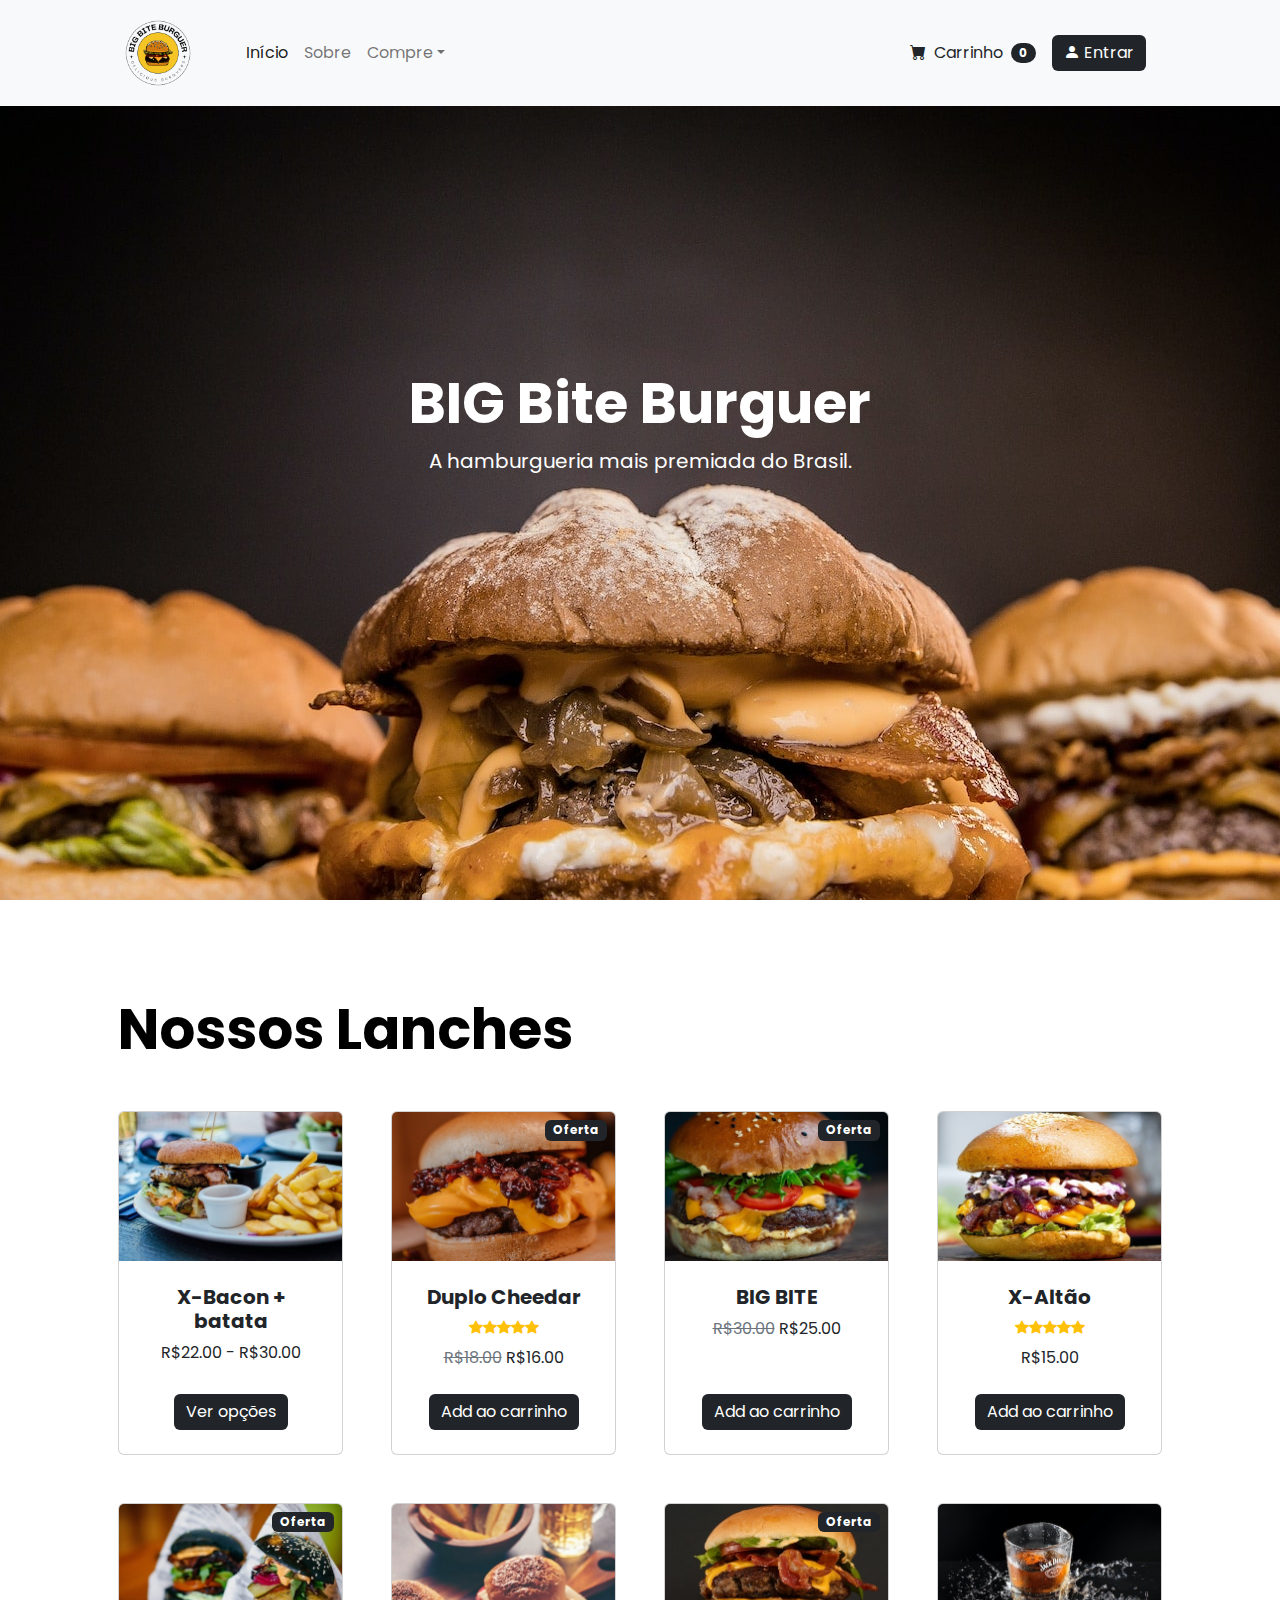
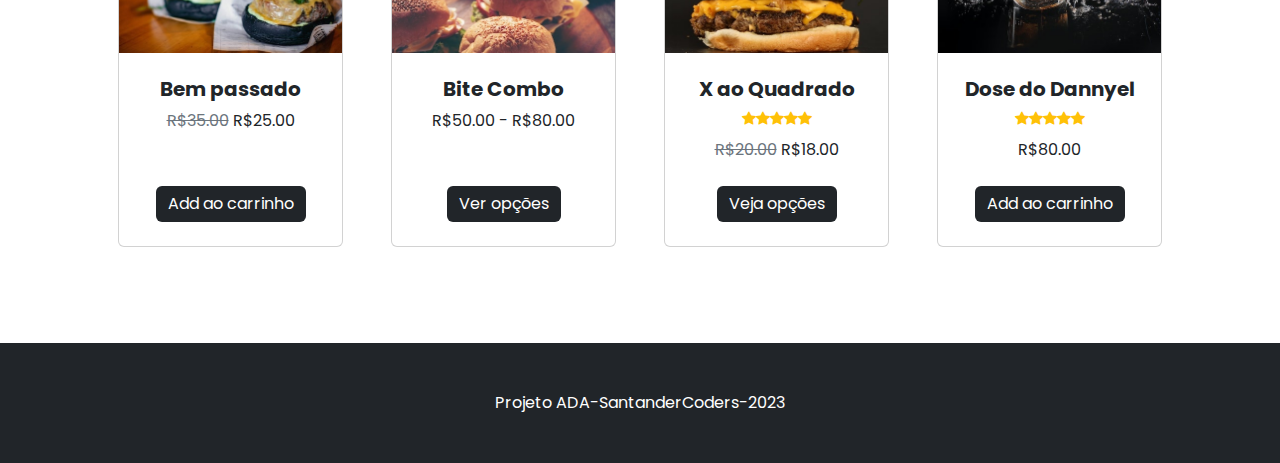
<file: index.html>
<!DOCTYPE html>
<html lang="pt-br">
    <head>
        <meta charset="utf-8" />
        <meta name="viewport" content="width=device-width, initial-scale=1, shrink-to-fit=no" />
        <meta name="description" content="" />
        <meta name="author" content="" />
        <title>BIG Bite Burguer</title>
        
        <link rel="icon" type="image/x-icon" href="./assets/favicon.ico" />
        <link href="https://cdn.jsdelivr.net/npm/bootstrap-icons@1.5.0/font/bootstrap-icons.css" rel="stylesheet" />
        <link href="css/styles.css" rel="stylesheet" />
    </head>
    <body>
        <!-- Nav -->
        <header class="sticky">
            <nav class="navbar navbar-expand-lg navbar-light bg-light">
                <div class="container px-4 px-lg-5">
                    <a class="navbar-brand" href="index.html">
                        <img src="./picture/logo_bigbite.png" width=80 height=80>
                    </a>
                    <button class="navbar-toggler" type="button" data-bs-toggle="collapse" data-bs-target="#navbarSupportedContent" aria-controls="navbarSupportedContent" aria-expanded="false" aria-label="Toggle navigation"><span class="navbar-toggler-icon"></span></button>
                    <div class="collapse navbar-collapse" id="navbarSupportedContent">
                        <ul class="navbar-nav me-auto mb-2 mb-lg-0 ms-lg-4">
                            <li class="nav-item"><a class="nav-link active" aria-current="page" href="./index.html">Início</a></li>
                            <li class="nav-item"><a class="nav-link" href="./about.html">Sobre</a></li>
                            <li class="nav-item dropdown">
                                <a class="nav-link dropdown-toggle" id="navbarDropdown" href="#" role="button" data-bs-toggle="dropdown" aria-expanded="false">Compre</a>
                                <ul class="dropdown-menu" aria-labelledby="navbarDropdown">
                                    <li><a class="dropdown-item" href="#">Todos produtos</a></li>
                                    <li><hr class="dropdown-divider" /></li>
                                    <li><a class="dropdown-item" href="#!">Itens populares</a></li>
                                    <li><a class="dropdown-item" href="#!">Mais pedidos</a></li>
                                </ul>
                            </li>
                        </ul>
                        <form class="d-flex">
                            <button class="btn btn-outline-dark" type="submit">
                                <i class="bi-cart-fill me-1"></i>
                                Carrinho
                                <span class="badge bg-dark text-white ms-1 rounded-pill">0</span>
                            </button>
                        </form>
                        <form class="d-flex  login" action="./login.html" >
                            <button class="btn btn-dark mx-1" type="submit" href="login.html">
                              <i class="bi bi-person-fill"></i>
                              Entrar
                            </button>
                        </form> 
                    </div>
                </div>
            </nav>
        </header>
        <!-- Section hero -->
        <section class="d-flex align-items-center" id="hero">
            <div class="container px-4 px-lg-5 my-5">
                <div class="text-center text-white">
                    <h1 class="display-4 fw-bolder">BIG Bite Burguer</h1>
                    <p class="lead fw-normal text-white-70 mb-0">A hamburgueria mais premiada do Brasil.</p>
                </div>
            </div>
        </section>

        <!-- Section produtos-->
        <section class="py-5">
            <div class="container px-4 px-lg-5 my-5">
                <div class="text-start text-black">
                    <h2 class="display-4 fw-bolder">Nossos Lanches</h1>
                    
                </div>
            </div>
            <div class="container px-4 px-lg-5 mt-5">
                <div class="row gx-4 gx-lg-5 row-cols-2 row-cols-md-3 row-cols-xl-4 justify-content-center">
                    <div class="col mb-5">
                        <div class="card h-100">
                            <!-- Product image-->
                            <img class="card-img-top" loading="lazy" src="picture/lanche.jpg" alt="..." />
                            <!-- Product details-->
                            <div class="card-body p-4">
                                <div class="text-center">
                                    <!-- Product name-->
                                    <h5 class="fw-bolder">X-Bacon + batata</h5>
                                    <!-- Product price-->
                                    R$22.00 - R$30.00
                                </div>
                            </div>
                            <!-- Product actions-->
                            <div class="card-footer p-4 pt-0 border-top-0 bg-transparent">
                                <div class="text-center"><a class="btn btn-dark mt-auto" href="#">Ver opções</a></div>
                            </div>
                        </div>
                    </div>
                    <div class="col mb-5">
                        <div class="card h-100">
                            <!-- Sale badge-->
                            <div class="badge bg-dark text-white position-absolute" style="top: 0.5rem; right: 0.5rem">Oferta</div>
                            <!-- Product image-->
                            <img class="card-img-top" loading="lazy" src="picture/burguer03.jpg" alt="..." />
                            <!-- Product details-->
                            <div class="card-body p-4">
                                <div class="text-center">
                                    <!-- Product name-->
                                    <h5 class="fw-bolder">Duplo Cheedar</h5>
                                    <!-- Product reviews-->
                                    <div class="d-flex justify-content-center small text-warning mb-2">
                                        <div class="bi-star-fill"></div>
                                        <div class="bi-star-fill"></div>
                                        <div class="bi-star-fill"></div>
                                        <div class="bi-star-fill"></div>
                                        <div class="bi-star-fill"></div>
                                    </div>
                                    <!-- Product price-->
                                    <span class="text-muted text-decoration-line-through">R$18.00</span>
                                    R$16.00
                                </div>
                            </div>
                            <!-- Product actions-->
                            <div class="card-footer p-4 pt-0 border-top-0 bg-transparent">
                                <div class="text-center"><a class="btn btn-dark mt-auto" href="#">Add ao carrinho</a></div>
                            </div>
                        </div>
                    </div>
                    <div class="col mb-5">
                        <div class="card h-100">
                            <!-- Sale badge-->
                            <div class="badge bg-dark text-white position-absolute" style="top: 0.5rem; right: 0.5rem">Oferta</div>
                            <!-- Product image-->
                            <img class="card-img-top" loading="lazy" src="picture/lanche-grande.jpg" alt="..." />
                            <!-- Product details-->
                            <div class="card-body p-4">
                                <div class="text-center">
                                    <!-- Product name-->
                                    <h5 class="fw-bolder">BIG BITE</h5>
                                    <!-- Product price-->
                                    <span class="text-muted text-decoration-line-through">R$30.00</span>
                                    R$25.00
                                </div>
                            </div>
                            <!-- Product actions-->
                            <div class="card-footer p-4 pt-0 border-top-0 bg-transparent">
                                <div class="text-center"><a class="btn btn-dark mt-auto" href="#">Add ao carrinho</a></div>
                            </div>
                        </div>
                    </div>
                    <div class="col mb-5">
                        <div class="card h-100">
                            <!-- Product image-->
                            <img class="card-img-top" loading="lazy" src="picture/burguer04.jpg" alt="..." />
                            <!-- Product details-->
                            <div class="card-body p-4">
                                <div class="text-center">
                                    <!-- Product name-->
                                    <h5 class="fw-bolder">X-Altão</h5>
                                    <!-- Product reviews-->
                                    <div class="d-flex justify-content-center small text-warning mb-2">
                                        <div class="bi-star-fill"></div>
                                        <div class="bi-star-fill"></div>
                                        <div class="bi-star-fill"></div>
                                        <div class="bi-star-fill"></div>
                                        <div class="bi-star-fill"></div>
                                    </div>
                                    <!-- Product price-->
                                    R$15.00
                                </div>
                            </div>
                            <!-- Product actions-->
                            <div class="card-footer p-4 pt-0 border-top-0 bg-transparent">
                                <div class="text-center"><a class="btn btn-dark mt-auto" href="#">Add ao carrinho</a></div>
                            </div>
                        </div>
                    </div>
                    <div class="col mb-5">
                        <div class="card h-100">
                            <!-- Sale badge-->
                            <div class="badge bg-dark text-white position-absolute" style="top: 0.5rem; right: 0.5rem">Oferta</div>
                            <!-- Product image-->
                            <img class="card-img-top" loading="lazy" src="picture/pao-preto.jpg" alt="..." />
                            <!-- Product details-->
                            <div class="card-body p-4">
                                <div class="text-center">
                                    <!-- Product name-->
                                    <h5 class="fw-bolder">Bem passado</h5>
                                    <!-- Product price-->
                                    <span class="text-muted text-decoration-line-through">R$35.00</span>
                                    R$25.00
                                </div>
                            </div>
                            <!-- Product actions-->
                            <div class="card-footer p-4 pt-0 border-top-0 bg-transparent">
                                <div class="text-center"><a class="btn btn-dark mt-auto" href="#">Add ao carrinho</a></div>
                            </div>
                        </div>
                    </div>
                    <div class="col mb-5">
                        <div class="card h-100">
                            <!-- Product image-->
                            <img class="card-img-top" src="picture/3-hamburg-pequenos.jpg" loading="lazy" alt="..." />
                            <!-- Product details-->
                            <div class="card-body p-4">
                                <div class="text-center">
                                    <!-- Product name-->
                                    <h5 class="fw-bolder">Bite Combo</h5>
                                    <!-- Product price-->
                                    R$50.00 - R$80.00
                                </div>
                            </div>
                            <!-- Product actions-->
                            <div class="card-footer p-4 pt-0 border-top-0 bg-transparent">
                                <div class="text-center"><a class="btn btn-dark mt-auto" href="#">Ver opções</a></div>
                            </div>
                        </div>
                    </div>
                    <div class="col mb-5">
                        <div class="card h-100">
                            <!-- Sale badge-->
                            <div class="badge bg-dark text-white position-absolute" style="top: 0.5rem; right: 0.5rem">Oferta</div>
                            <!-- Product image-->
                            <img class="card-img-top" loading="lazy" src="picture/burguer01.jpg" alt="..." />
                            <!-- Product details-->
                            <div class="card-body p-4">
                                <div class="text-center">
                                    <!-- Product name-->
                                    <h5 class="fw-bolder">X ao Quadrado</h5>
                                    <!-- Product reviews-->
                                    <div class="d-flex justify-content-center small text-warning mb-2">
                                        <div class="bi-star-fill"></div>
                                        <div class="bi-star-fill"></div>
                                        <div class="bi-star-fill"></div>
                                        <div class="bi-star-fill"></div>
                                        <div class="bi-star-fill"></div>
                                    </div>
                                    <!-- Product price-->
                                    <span class="text-muted text-decoration-line-through">R$20.00</span>
                                    R$18.00
                                </div>
                            </div>
                            <!-- Product actions-->
                            <div class="card-footer p-4 pt-0 border-top-0 bg-transparent">
                                <div class="text-center"><a class="btn btn-dark mt-auto" href="#">Veja opções</a></div>
                            </div>
                        </div>
                    </div>
                    <div class="col mb-5">
                        <div class="card h-100">
                            <!-- Product image-->
                            <img class="card-img-top" loading="lazy" src="picture/bebida.jpg" alt="..." />
                            <!-- Product details-->
                            <div class="card-body p-4">
                                <div class="text-center">
                                    <!-- Product name-->
                                    <h5 class="fw-bolder">Dose do Dannyel</h5>
                                    <!-- Product reviews-->
                                    <div class="d-flex justify-content-center small text-warning mb-2">
                                        <div class="bi-star-fill"></div>
                                        <div class="bi-star-fill"></div>
                                        <div class="bi-star-fill"></div>
                                        <div class="bi-star-fill"></div>
                                        <div class="bi-star-fill"></div>
                                    </div>
                                    <!-- Product price-->
                                    R$80.00
                                </div>
                            </div>
                            <!-- Product actions-->
                            <div class="card-footer p-4 pt-0 border-top-0 bg-transparent">
                                <div class="text-center"><a class="btn btn-dark mt-auto" href="#">Add ao carrinho</a></div>
                            </div>
                        </div>
                    </div>
                </div>
            </div>
        </section>
        

        <footer class="py-5 bg-dark">
            <div class="container"><p class="m-0 text-center text-white">Projeto ADA-SantanderCoders-2023</p></div>
        </footer>

        <script src="https://cdn.jsdelivr.net/npm/bootstrap@5.2.3/dist/js/bootstrap.bundle.min.js"></script>
        <script src="js/scripts.js"></script>
    </body>
</html>
</file>
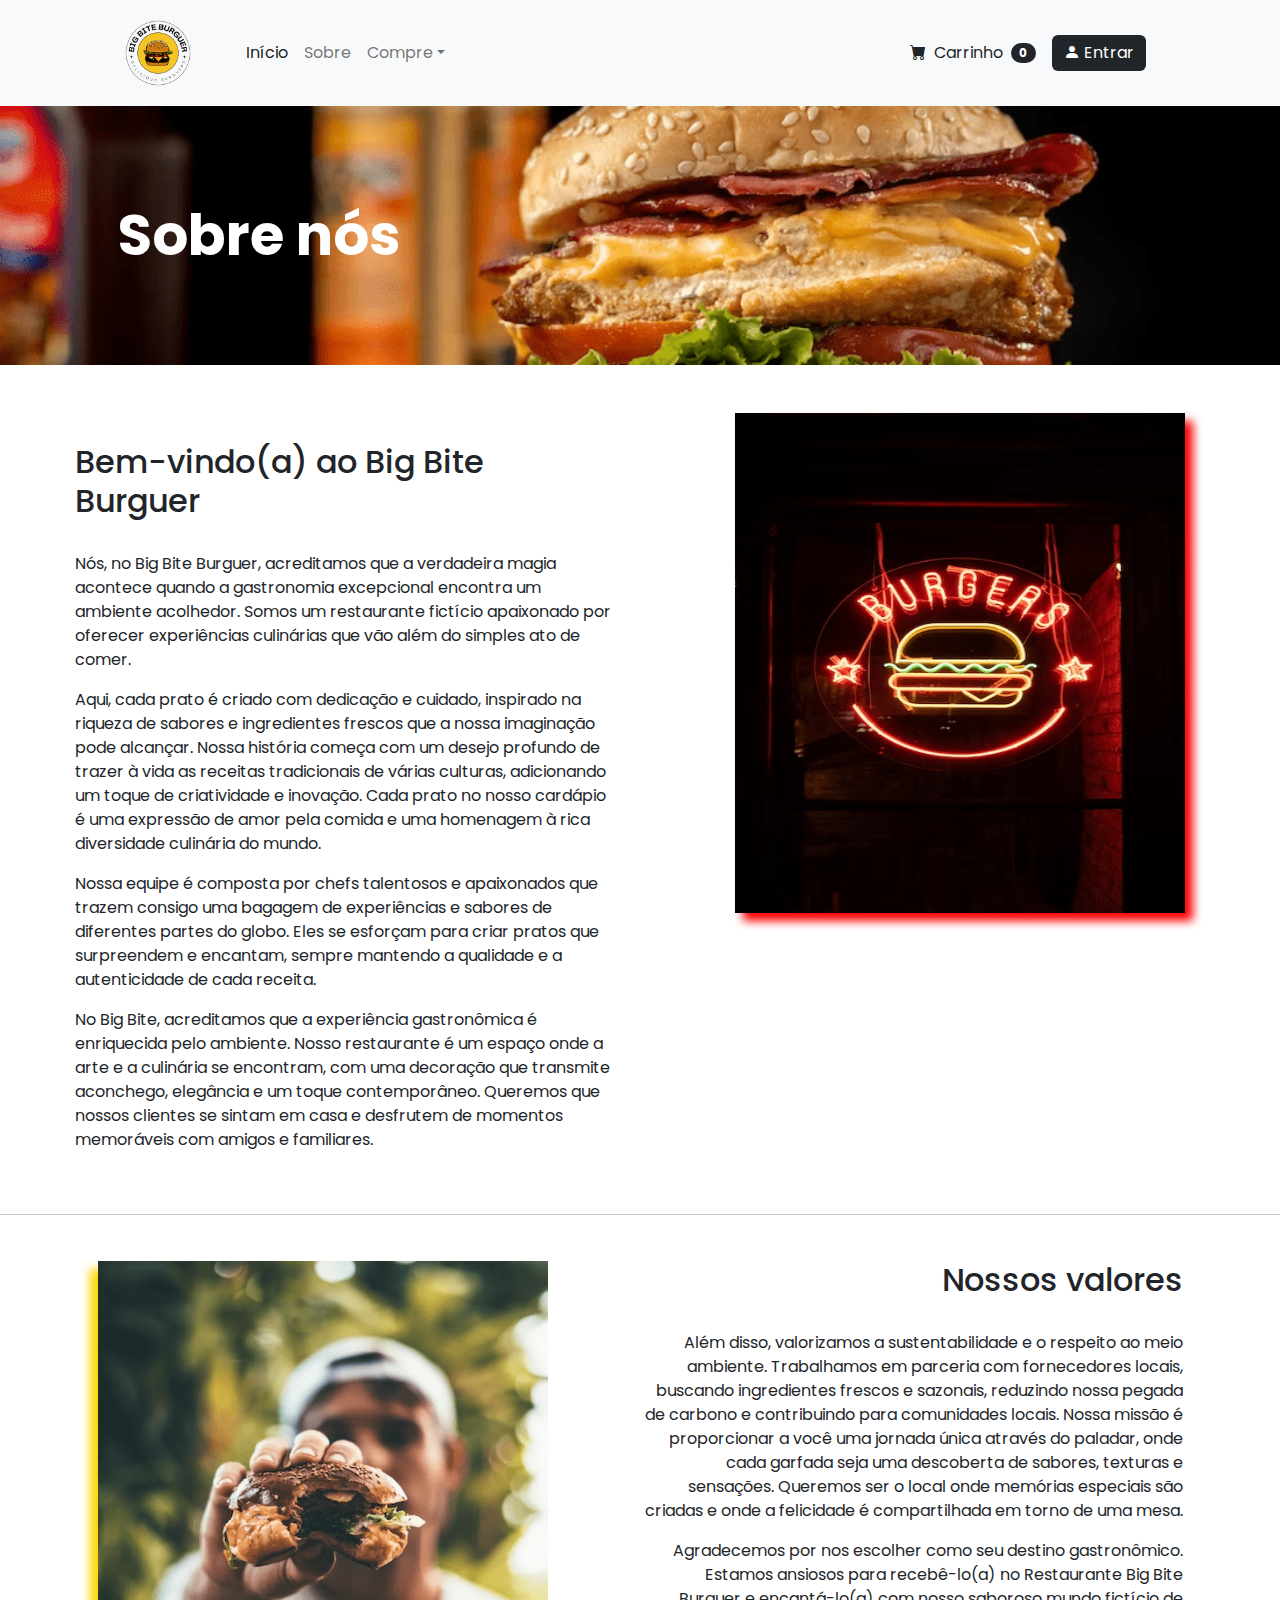
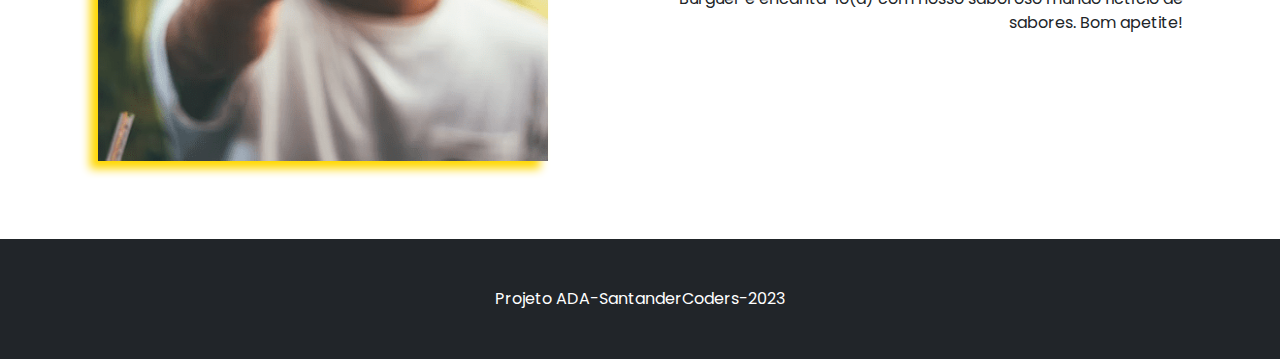
<file: about.html>
<!DOCTYPE html>
<html lang="pt-br">
    <head>
        <meta charset="utf-8" />
        <meta name="viewport" content="width=device-width, initial-scale=1, shrink-to-fit=no" />
        <meta name="description" content="" />
        <meta name="author" content="" />
        <title>BIG Bite Burguer</title>
        <link rel="icon" type="image/x-icon" href="./assets/favicon.ico" />
        <link href="https://cdn.jsdelivr.net/npm/bootstrap-icons@1.5.0/font/bootstrap-icons.css" rel="stylesheet" />
        <link href="css/styles.css" rel="stylesheet" />
    </head>
    <body>
        <!-- Nav-->
        <header class="sticky">
            <nav class="navbar navbar-expand-lg navbar-light bg-light">
                <div class="container px-4 px-lg-5">
                    <a class="navbar-brand" href="index.html">
                        <img src="./picture/logo_bigbite.png" width=80 height=80>
                    </a>
                    <button class="navbar-toggler" type="button" data-bs-toggle="collapse" data-bs-target="#navbarSupportedContent" aria-controls="navbarSupportedContent" aria-expanded="false" aria-label="Toggle navigation"><span class="navbar-toggler-icon"></span></button>
                    <div class="collapse navbar-collapse" id="navbarSupportedContent">
                        <ul class="navbar-nav me-auto mb-2 mb-lg-0 ms-lg-4">
                            <li class="nav-item"><a class="nav-link active" aria-current="page" href="./index.html">Início</a></li>
                            <li class="nav-item"><a class="nav-link" href="./about.html">Sobre</a></li>
                            <li class="nav-item dropdown">
                                <a class="nav-link dropdown-toggle" id="navbarDropdown" href="#" role="button" data-bs-toggle="dropdown" aria-expanded="false">Compre</a>
                                <ul class="dropdown-menu" aria-labelledby="navbarDropdown">
                                    <li><a class="dropdown-item" href="#">Todos produtos</a></li>
                                    <li><hr class="dropdown-divider" /></li>
                                    <li><a class="dropdown-item" href="#!">Itens populares</a></li>
                                    <li><a class="dropdown-item" href="#!">Mais pedidos</a></li>
                                </ul>
                            </li>
                        </ul>
                        <form class="d-flex">
                            <button class="btn btn-outline-dark" type="submit">
                                <i class="bi-cart-fill me-1"></i>
                                Carrinho
                                <span class="badge bg-dark text-white ms-1 rounded-pill">0</span>
                            </button>
                        </form>
                        <form class="d-flex  login" action="./login.html" >
                            <button class="btn btn-dark mx-1" type="submit" href="login.html">
                              <i class="bi bi-person-fill"></i>
                              Entrar
                            </button>
                        </form> 
                    </div>
                </div>
            </nav>
        </header>
        <!-- Header-->
        <header class="bg-dark py-5" id="about">
            <div class="container px-4 px-lg-5 my-5">
                <div class="text-center text-white">
                    <h1 class="display-4 fw-bolder" id="about-title">Sobre nós</h1>
                </div>
            </div>
        </header>
        <section class="py-5">
            <div class="info-1">
                <span class="text-1">
                    <h2>Bem-vindo(a) ao Big Bite Burguer</h2>
                    </br>
                    <p>
                        Nós, no Big Bite Burguer, acreditamos que a verdadeira magia acontece quando a gastronomia excepcional encontra um ambiente acolhedor. Somos um restaurante fictício apaixonado por oferecer experiências culinárias que vão além do simples ato de comer.
                    </p>
                    <p>
                        Aqui, cada prato é criado com dedicação e cuidado, inspirado na riqueza de sabores e ingredientes frescos que a nossa imaginação pode alcançar.
                        Nossa história começa com um desejo profundo de trazer à vida as receitas tradicionais de várias culturas, adicionando um toque de criatividade e inovação. Cada prato no nosso cardápio é uma expressão de amor pela comida e uma homenagem à rica diversidade culinária do mundo.
                    </p>
                    <p>
                        Nossa equipe é composta por chefs talentosos e apaixonados que trazem consigo uma bagagem de experiências e sabores de diferentes partes do globo. Eles se esforçam para criar pratos que surpreendem e encantam, sempre mantendo a qualidade e a autenticidade de cada receita.
                    </p>
                    <p>
                        No Big Bite, acreditamos que a experiência gastronômica é enriquecida pelo ambiente. Nosso restaurante é um espaço onde a arte e a culinária se encontram, com uma decoração que transmite aconchego, elegância e um toque contemporâneo. Queremos que nossos clientes se sintam em casa e desfrutem de momentos memoráveis com amigos e familiares.
                    </p>
                </span>
                <div class="image-1">
                    <img src="./picture/about1.png" width=450 height=500 alt="hamburguer neon" loading="lazy">
                </div>
            </div>
            <hr>
            <div class="info-2">
                <div class="image-2">
                    <img src="./picture/about2.png" width=450 height=500 alt="rapaz segurando hamburguer" loading="lazy">
                </div>
                <span class="text-2">
                    <h2>Nossos valores</h2>
                    </br>
                    <p>
                        Além disso, valorizamos a sustentabilidade e o respeito ao meio ambiente. Trabalhamos em parceria com fornecedores locais, buscando ingredientes frescos e sazonais, reduzindo nossa pegada de carbono e contribuindo para comunidades locais.
                        Nossa missão é proporcionar a você uma jornada única através do paladar, onde cada garfada seja uma descoberta de sabores, texturas e sensações. Queremos ser o local onde memórias especiais são criadas e onde a felicidade é compartilhada em torno de uma mesa.
                    </p>
                    <p>
                        Agradecemos por nos escolher como seu destino gastronômico. Estamos ansiosos para recebê-lo(a) no Restaurante Big Bite Burguer e encantá-lo(a) com nosso saboroso mundo fictício de sabores.
                        Bom apetite!
                    </p>
                </span>
            </div>
        </section>
        <footer class="py-5 bg-dark">
            <div class="container"><p class="m-0 text-center text-white">Projeto ADA-SantanderCoders-2023</p></div>
        </footer>
    </body>
</file>
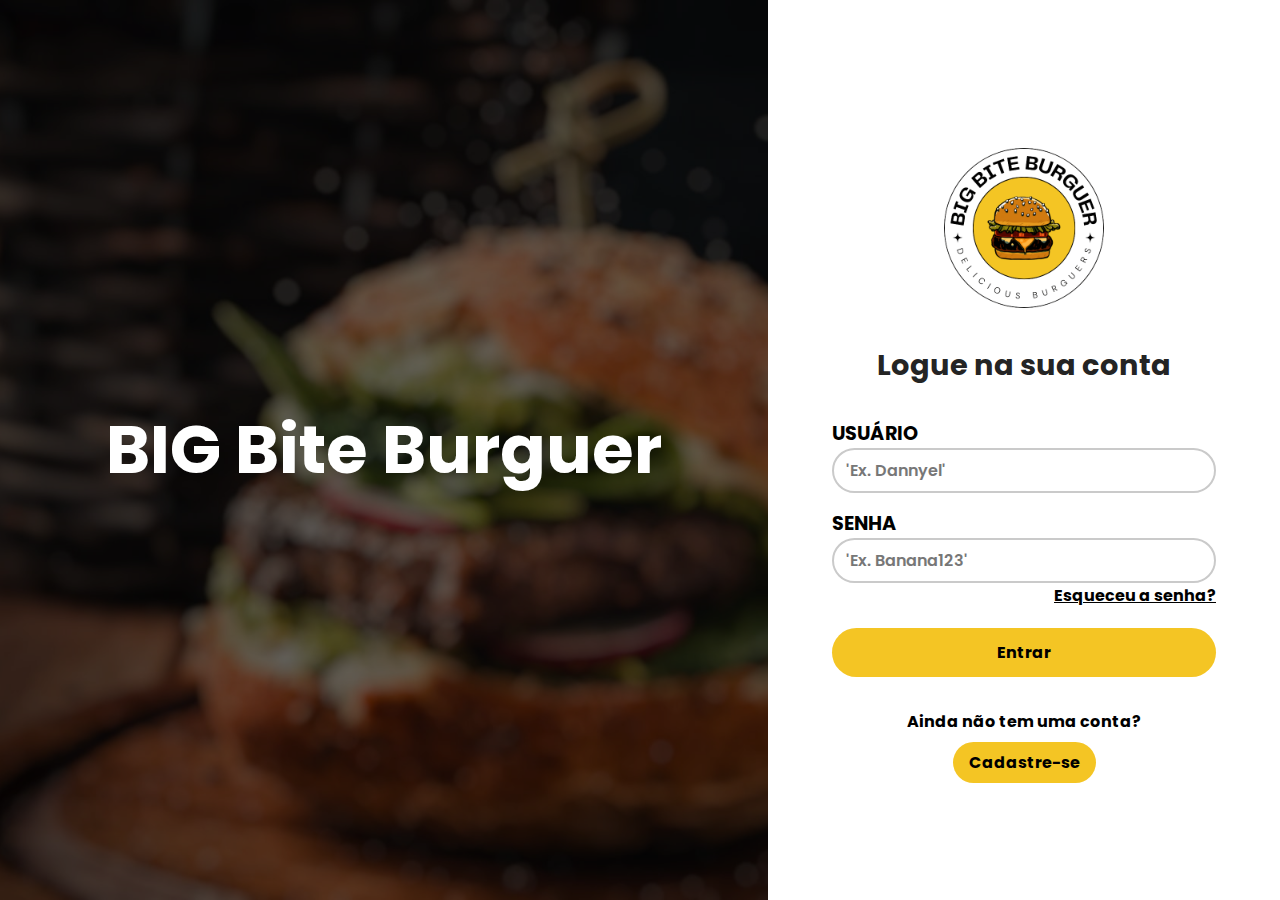
<file: login.html>
<!DOCTYPE html>
<html lang="pt-br">
<head>
    <meta charset="UTF-8">
    <meta name="viewport" content="width=device-width, initial-scale=1.0">
    <title>BIG Bite Burguer</title>
    <link rel="stylesheet" href="./css/style.css">
</head>
<body>
    <main>
        <sidebar>
        </sidebar>
        <form action="index.html">
            <img src="./picture/logo_bigbite.png" alt="" width="250px">
            <h2>Logue na sua conta</h2>

            <div>
            <label for="username">USUÁRIO</label>
            <input type="text" name="username" id="username" placeholder="'Ex. Dannyel'">
            </div>

            <div>
            <label for="password">SENHA</label>
            <input type="password" name="password" id="password" placeholder="'Ex. Banana123'">
            <a class="esqueceu">Esqueceu a senha?</a>
            </div>
            
            <button type="submit" class="hoverzinho">Entrar</button>
            
            <div class="cadastro">
            <h4 href="#" class="logincenter">Ainda não tem uma conta? </h4>
                <a class="hoverzinho"> Cadastre-se</a>
            </div>
        </form>
    </main>
</body>
</html>
</file>
<file: css/style.css>
@import url('https://fonts.googleapis.com/css2?family=Poppins:wght@100;200;300;400;500;600;700;800;900&display=swap');

:root {
    --bg-color: #242424;
    --primary-color: #f5f5f5;
    --secundary-color: #f5f5f5;
}

* {
    margin: 0;
    padding: 0;
    box-sizing: border-box;
    font-family: 'Poppins', sans-serif;
}

body {
    background: var(--bg-color);
    height: 100vh;
    font-family: 'Poppins', sans-serif;
}

main {
    display: flex;
    justify-content: center;
    align-items: center;
    height: 100%;
}

sidebar {
    position: relative;
    background-image: url(../picture/loginbg.jpeg);
    flex: 2;
    height: 100%;
    background-size: cover;
    background-attachment: fixed;
    background-repeat: no-repeat;
    background-position: top;

    &::after {
        content: 'BIG Bite Burguer';

        color: white;
        font-size: 4.2rem;
        font-weight: bold;
        display: flex;
        justify-content: center;
        align-items: center;
        z-index: 20;
        position: absolute;
        top: 0;
        left: 0;
        width: 100%;
        height: inherit;
        background-color: rgba(0, 0, 0, 0.6);
    }


}

form {
    flex: 1;
    display: flex;
    flex-direction: column;
    
    height: 100%;
    gap: 16px;
    padding: 10% 5%;
    background-color: rgb(255, 255, 255);

    & h2 {
        font-size: 1.8rem;
        font-weight: bold;
        color: #242424;
        margin: 0 auto;
        margin-bottom: 16px;
    }

    & label{
        display: flex;
        flex-direction: column;
        align-items: stretch;
        gap: 8px;
        font-size: 1.2rem;
        font-weight: bold;
    }

    & input {
        border: none;
        border-radius: 24px;
        padding: 8px 12px;
        background-color: #ffffff;
        font-size: 16px;
        font-weight: 600;
        border: 2px solid #cacaca;
        width: 100%;

        &::placeholder { 
            font-weight: 600;
            color: #777777;
           }
       
    }

    & button {
        border: none;
        outline: none;
        padding: 12px 8px;
        border-radius: 50px;
        font-weight: bold;
        font-size: 1rem;
        color: #000;
        background-color: #f4c524;
        margin-top: 4px;
        transition: 0.2s ease;
        &:hover{
            cursor:pointer;
            background-color: #ff8c00;
            transition: 0.2s ease;
            transform: scale(0.98);
        }
    }

    & img{
        margin: 0 auto;
        max-width: 200px;
    }

    .esqueceu{
        display: flex;
        width: 100%;
        justify-content: end;

        cursor: pointer;
        text-decoration: underline;
        font-weight: bold;
        color: #000;
    }
}


.cadastro{
    margin-top: 16px;
    
    display: flex;
    flex-direction: column;
    justify-content: center;
    align-items: center;
    gap: 8px;

    & a{
        text-decoration: none;
        color: #000;
        border-radius: 999px;
        background-color: #f4c524;
        padding: 8px 16px;
        font-weight: bold;
        transition: 0.2s ease;
        cursor: pointer;
        &:hover{
            background-color: #ff8c00;
            transition: 0.2s ease;
            transform: scale(0.95);
        }
    }
}

@media screen and (max-width: 1024px) {
    form {
        padding: 10% 15%;
    }
    sidebar{
        display: none;
    }
    
}
    
@media screen and (max-width: 600px) {
    form {
        padding: 10% 8%;
   
}
}
</file>
<file: css/styles.css>
@charset "UTF-8";
@import url("https://fonts.googleapis.com/css2?family=Poppins:wght@100;200;300;400;500;600;700;800;900&display=swap");

/*!
* Start Bootstrap - Shop Homepage v5.0.6 (https://startbootstrap.com/template/shop-homepage)
* Copyright 2013-2023 Start Bootstrap
* Licensed under MIT (https://github.com/StartBootstrap/startbootstrap-shop-homepage/blob/master/LICENSE)
*/
/*!
 * Bootstrap  v5.2.3 (https://getbootstrap.com/)
 * Copyright 2011-2022 The Bootstrap Authors
 * Copyright 2011-2022 Twitter, Inc.
 * Licensed under MIT (https://github.com/twbs/bootstrap/blob/main/LICENSE)
 */
:root {
  --bs-blue: #0d6efd;
  --bs-indigo: #6610f2;
  --bs-purple: #6f42c1;
  --bs-pink: #d63384;
  --bs-red: #dc3545;
  --bs-orange: #fd7e14;
  --bs-yellow: #ffc107;
  --bs-green: #198754;
  --bs-teal: #20c997;
  --bs-cyan: #0dcaf0;
  --bs-black: #000;
  --bs-white: #fff;
  --bs-gray: #6c757d;
  --bs-gray-dark: #343a40;
  --bs-gray-100: #f8f9fa;
  --bs-gray-200: #e9ecef;
  --bs-gray-300: #dee2e6;
  --bs-gray-400: #ced4da;
  --bs-gray-500: #adb5bd;
  --bs-gray-600: #6c757d;
  --bs-gray-700: #495057;
  --bs-gray-800: #343a40;
  --bs-gray-900: #212529;
  --bs-primary: #0d6efd;
  --bs-secondary: #6c757d;
  --bs-success: #198754;
  --bs-info: #0dcaf0;
  --bs-warning: #ffc107;
  --bs-danger: #dc3545;
  --bs-light: #f8f9fa;
  --bs-dark: #212529;
  --bs-primary-rgb: 13, 110, 253;
  --bs-secondary-rgb: 108, 117, 125;
  --bs-success-rgb: 25, 135, 84;
  --bs-info-rgb: 13, 202, 240;
  --bs-warning-rgb: 255, 193, 7;
  --bs-danger-rgb: 220, 53, 69;
  --bs-light-rgb: 248, 249, 250;
  --bs-dark-rgb: 33, 37, 41;
  --bs-white-rgb: 255, 255, 255;
  --bs-black-rgb: 0, 0, 0;
  --bs-body-color-rgb: 33, 37, 41;
  --bs-body-bg-rgb: 255, 255, 255;
  --bs-font-sans-serif: system-ui, -apple-system, "Segoe UI", Roboto,
    "Helvetica Neue", "Noto Sans", "Liberation Sans", Arial, sans-serif,
    "Apple Color Emoji", "Segoe UI Emoji", "Segoe UI Symbol", "Noto Color Emoji";
  --bs-font-monospace: SFMono-Regular, Menlo, Monaco, Consolas,
    "Liberation Mono", "Courier New", monospace;
  --bs-gradient: linear-gradient(
    180deg,
    rgba(255, 255, 255, 0.15),
    rgba(255, 255, 255, 0)
  );
  --bs-body-font-family: var(--bs-font-sans-serif);
  --bs-body-font-size: 1rem;
  --bs-body-font-weight: 400;
  --bs-body-line-height: 1.5;
  --bs-body-color: #212529;
  --bs-body-bg: #fff;
  --bs-border-width: 1px;
  --bs-border-style: solid;
  --bs-border-color: #dee2e6;
  --bs-border-color-translucent: rgba(0, 0, 0, 0.175);
  --bs-border-radius: 0.375rem;
  --bs-border-radius-sm: 0.25rem;
  --bs-border-radius-lg: 0.5rem;
  --bs-border-radius-xl: 1rem;
  --bs-border-radius-2xl: 2rem;
  --bs-border-radius-pill: 50rem;
  --bs-link-color: #0d6efd;
  --bs-link-hover-color: #0a58ca;
  --bs-code-color: #d63384;
  --bs-highlight-bg: #fff3cd;
}

*,
*::before,
*::after {
  box-sizing: border-box;
}

@media (prefers-reduced-motion: no-preference) {
  :root {
    scroll-behavior: smooth;
  }
}

body {
  margin: 0;
  font-family: var(--bs-body-font-family);
  font-size: var(--bs-body-font-size);
  font-weight: var(--bs-body-font-weight);
  line-height: var(--bs-body-line-height);
  color: var(--bs-body-color);
  text-align: var(--bs-body-text-align);
  background-color: var(--bs-body-bg);
  -webkit-text-size-adjust: 100%;
  -webkit-tap-highlight-color: rgba(0, 0, 0, 0);
}

hr {
  margin: 1rem 0;
  color: inherit;
  border: 0;
  border-top: 1px solid;
  opacity: 0.25;
}

h6,
.h6,
h5,
.h5,
h4,
.h4,
h3,
.h3,
h2,
.h2,
h1,
.h1 {
  margin-top: 0;
  margin-bottom: 0.5rem;
  font-weight: 500;
  line-height: 1.2;
}

h1,
.h1 {
  font-size: calc(1.375rem + 1.5vw);
}
@media (min-width: 1200px) {
  h1,
  .h1 {
    font-size: 2.5rem;
  }
}

h2,
.h2 {
  font-size: calc(1.325rem + 0.9vw);
}
@media (min-width: 1200px) {
  h2,
  .h2 {
    font-size: 2rem;
  }
}

h3,
.h3 {
  font-size: calc(1.3rem + 0.6vw);
}
@media (min-width: 1200px) {
  h3,
  .h3 {
    font-size: 1.75rem;
  }
}

h4,
.h4 {
  font-size: calc(1.275rem + 0.3vw);
}
@media (min-width: 1200px) {
  h4,
  .h4 {
    font-size: 1.5rem;
  }
}

h5,
.h5 {
  font-size: 1.25rem;
}

h6,
.h6 {
  font-size: 1rem;
}

p {
  margin-top: 0;
  margin-bottom: 1rem;
}

abbr[title] {
  -webkit-text-decoration: underline dotted;
  text-decoration: underline dotted;
  cursor: help;
  -webkit-text-decoration-skip-ink: none;
  text-decoration-skip-ink: none;
}

address {
  margin-bottom: 1rem;
  font-style: normal;
  line-height: inherit;
}

ol,
ul {
  padding-left: 2rem;
}

ol,
ul,
dl {
  margin-top: 0;
  margin-bottom: 1rem;
}

ol ol,
ul ul,
ol ul,
ul ol {
  margin-bottom: 0;
}

dt {
  font-weight: 700;
}

dd {
  margin-bottom: 0.5rem;
  margin-left: 0;
}

blockquote {
  margin: 0 0 1rem;
}

b,
strong {
  font-weight: bolder;
}

small,
.small {
  font-size: 0.875em;
}

mark,
.mark {
  padding: 0.1875em;
  background-color: var(--bs-highlight-bg);
}

sub,
sup {
  position: relative;
  font-size: 0.75em;
  line-height: 0;
  vertical-align: baseline;
}

sub {
  bottom: -0.25em;
}

sup {
  top: -0.5em;
}

a {
  color: var(--bs-link-color);
  text-decoration: underline;
}
a:hover {
  color: var(--bs-link-hover-color);
}

a:not([href]):not([class]),
a:not([href]):not([class]):hover {
  color: inherit;
  text-decoration: none;
}

pre,
code,
kbd,
samp {
  font-family: var(--bs-font-monospace);
  font-size: 1em;
}

pre {
  display: block;
  margin-top: 0;
  margin-bottom: 1rem;
  overflow: auto;
  font-size: 0.875em;
}
pre code {
  font-size: inherit;
  color: inherit;
  word-break: normal;
}

code {
  font-size: 0.875em;
  color: var(--bs-code-color);
  word-wrap: break-word;
}
a > code {
  color: inherit;
}

kbd {
  padding: 0.1875rem 0.375rem;
  font-size: 0.875em;
  color: var(--bs-body-bg);
  background-color: var(--bs-body-color);
  border-radius: 0.25rem;
}
kbd kbd {
  padding: 0;
  font-size: 1em;
}

figure {
  margin: 0 0 1rem;
}

img,
svg {
  vertical-align: middle;
}

table {
  caption-side: bottom;
  border-collapse: collapse;
}

caption {
  padding-top: 0.5rem;
  padding-bottom: 0.5rem;
  color: #6c757d;
  text-align: left;
}

th {
  text-align: inherit;
  text-align: -webkit-match-parent;
}

thead,
tbody,
tfoot,
tr,
td,
th {
  border-color: inherit;
  border-style: solid;
  border-width: 0;
}

label {
  display: inline-block;
}

button {
  border-radius: 0;
}

button:focus:not(:focus-visible) {
  outline: 0;
}

input,
button,
select,
optgroup,
textarea {
  margin: 0;
  font-family: inherit;
  font-size: inherit;
  line-height: inherit;
}

button,
select {
  text-transform: none;
}

[role="button"] {
  cursor: pointer;
}

select {
  word-wrap: normal;
}
select:disabled {
  opacity: 1;
}

[list]:not([type="date"]):not([type="datetime-local"]):not([type="month"]):not(
    [type="week"]
  ):not([type="time"])::-webkit-calendar-picker-indicator {
  display: none !important;
}

button,
[type="button"],
[type="reset"],
[type="submit"] {
  -webkit-appearance: button;
  appearance: button;
}
button:not(:disabled),
[type="button"]:not(:disabled),
[type="reset"]:not(:disabled),
[type="submit"]:not(:disabled) {
  cursor: pointer;
}

::-moz-focus-inner {
  padding: 0;
  border-style: none;
}

textarea {
  resize: vertical;
}

fieldset {
  min-width: 0;
  padding: 0;
  margin: 0;
  border: 0;
}

legend {
  float: left;
  width: 100%;
  padding: 0;
  margin-bottom: 0.5rem;
  font-size: calc(1.275rem + 0.3vw);
  line-height: inherit;
}
@media (min-width: 1200px) {
  legend {
    font-size: 1.5rem;
  }
}
legend + * {
  clear: left;
}

::-webkit-datetime-edit-fields-wrapper,
::-webkit-datetime-edit-text,
::-webkit-datetime-edit-minute,
::-webkit-datetime-edit-hour-field,
::-webkit-datetime-edit-day-field,
::-webkit-datetime-edit-month-field,
::-webkit-datetime-edit-year-field {
  padding: 0;
}

::-webkit-inner-spin-button {
  height: auto;
}

[type="search"] {
  outline-offset: -2px;
  -webkit-appearance: textfield;
  appearance: textfield;
}

/* rtl:raw:
[type="tel"],
[type="url"],
[type="email"],
[type="number"] {
  direction: ltr;
}
*/
::-webkit-search-decoration {
  -webkit-appearance: none;
}

::-webkit-color-swatch-wrapper {
  padding: 0;
}

::file-selector-button {
  font: inherit;
  -webkit-appearance: button;
  appearance: textfield;
}

output {
  display: inline-block;
}

iframe {
  border: 0;
}

summary {
  display: list-item;
  cursor: pointer;
}

progress {
  vertical-align: baseline;
}

[hidden] {
  display: none !important;
}

.lead {
  font-size: 1.25rem;
  font-weight: 300;
}

.display-1 {
  font-size: calc(1.625rem + 4.5vw);
  font-weight: 300;
  line-height: 1.2;
}
@media (min-width: 1200px) {
  .display-1 {
    font-size: 5rem;
  }
}

.display-2 {
  font-size: calc(1.575rem + 3.9vw);
  font-weight: 300;
  line-height: 1.2;
}
@media (min-width: 1200px) {
  .display-2 {
    font-size: 4.5rem;
  }
}

.display-3 {
  font-size: calc(1.525rem + 3.3vw);
  font-weight: 300;
  line-height: 1.2;
}
@media (min-width: 1200px) {
  .display-3 {
    font-size: 4rem;
  }
}

.display-4 {
  font-size: calc(1.475rem + 2.7vw);
  font-weight: 300;
  line-height: 1.2;
}
@media (min-width: 1200px) {
  .display-4 {
    font-size: 3.5rem;
  }
}

.display-5 {
  font-size: calc(1.425rem + 2.1vw);
  font-weight: 300;
  line-height: 1.2;
}
@media (min-width: 1200px) {
  .display-5 {
    font-size: 3rem;
  }
}

.display-6 {
  font-size: calc(1.375rem + 1.5vw);
  font-weight: 300;
  line-height: 1.2;
}
@media (min-width: 1200px) {
  .display-6 {
    font-size: 2.5rem;
  }
}

.list-unstyled {
  padding-left: 0;
  list-style: none;
}

.list-inline {
  padding-left: 0;
  list-style: none;
}

.list-inline-item {
  display: inline-block;
}
.list-inline-item:not(:last-child) {
  margin-right: 0.5rem;
}

.initialism {
  font-size: 0.875em;
  text-transform: uppercase;
}

.blockquote {
  margin-bottom: 1rem;
  font-size: 1.25rem;
}
.blockquote > :last-child {
  margin-bottom: 0;
}

.blockquote-footer {
  margin-top: -1rem;
  margin-bottom: 1rem;
  font-size: 0.875em;
  color: #6c757d;
}
.blockquote-footer::before {
  content: "— ";
}

.img-fluid {
  max-width: 100%;
  height: auto;
}

.img-thumbnail {
  padding: 0.25rem;
  background-color: #fff;
  border: 1px solid var(--bs-border-color);
  border-radius: 0.375rem;
  max-width: 100%;
  height: auto;
}

.figure {
  display: inline-block;
}

.figure-img {
  margin-bottom: 0.5rem;
  line-height: 1;
}

.figure-caption {
  font-size: 0.875em;
  color: #6c757d;
}

.container,
.container-fluid,
.container-xxl,
.container-xl,
.container-lg,
.container-md,
.container-sm {
  --bs-gutter-x: 1.5rem;
  --bs-gutter-y: 0;
  width: 100%;
  padding-right: calc(var(--bs-gutter-x) * 0.5);
  padding-left: calc(var(--bs-gutter-x) * 0.5);
  margin-right: auto;
  margin-left: auto;
}

@media (min-width: 576px) {
  .container-sm,
  .container {
    max-width: 540px;
  }
}
@media (min-width: 768px) {
  .container-md,
  .container-sm,
  .container {
    max-width: 720px;
  }
}
@media (min-width: 992px) {
  .container-lg,
  .container-md,
  .container-sm,
  .container {
    max-width: 960px;
  }
}
@media (min-width: 1200px) {
  .container-xl,
  .container-lg,
  .container-md,
  .container-sm,
  .container {
    max-width: 1140px;
  }
}
@media (min-width: 1400px) {
  .container-xxl,
  .container-xl,
  .container-lg,
  .container-md,
  .container-sm,
  .container {
    max-width: 1320px;
  }
}
.row {
  --bs-gutter-x: 1.5rem;
  --bs-gutter-y: 0;
  display: flex;
  flex-wrap: wrap;
  margin-top: calc(-1 * var(--bs-gutter-y));
  margin-right: calc(-0.5 * var(--bs-gutter-x));
  margin-left: calc(-0.5 * var(--bs-gutter-x));
}
.row > * {
  flex-shrink: 0;
  width: 100%;
  max-width: 100%;
  padding-right: calc(var(--bs-gutter-x) * 0.5);
  padding-left: calc(var(--bs-gutter-x) * 0.5);
  margin-top: var(--bs-gutter-y);
}

.col {
  flex: 1 0 0%;
}

.row-cols-auto > * {
  flex: 0 0 auto;
  width: auto;
}

.row-cols-1 > * {
  flex: 0 0 auto;
  width: 100%;
}

.row-cols-2 > * {
  flex: 0 0 auto;
  width: 50%;
}

.row-cols-3 > * {
  flex: 0 0 auto;
  width: 33.3333333333%;
}

.row-cols-4 > * {
  flex: 0 0 auto;
  width: 25%;
}

.row-cols-5 > * {
  flex: 0 0 auto;
  width: 20%;
}

.row-cols-6 > * {
  flex: 0 0 auto;
  width: 16.6666666667%;
}

.col-auto {
  flex: 0 0 auto;
  width: auto;
}

.col-1 {
  flex: 0 0 auto;
  width: 8.33333333%;
}

.col-2 {
  flex: 0 0 auto;
  width: 16.66666667%;
}

.col-3 {
  flex: 0 0 auto;
  width: 25%;
}

.col-4 {
  flex: 0 0 auto;
  width: 33.33333333%;
}

.col-5 {
  flex: 0 0 auto;
  width: 41.66666667%;
}

.col-6 {
  flex: 0 0 auto;
  width: 50%;
}

.col-7 {
  flex: 0 0 auto;
  width: 58.33333333%;
}

.col-8 {
  flex: 0 0 auto;
  width: 66.66666667%;
}

.col-9 {
  flex: 0 0 auto;
  width: 75%;
}

.col-10 {
  flex: 0 0 auto;
  width: 83.33333333%;
}

.col-11 {
  flex: 0 0 auto;
  width: 91.66666667%;
}

.col-12 {
  flex: 0 0 auto;
  width: 100%;
}

.offset-1 {
  margin-left: 8.33333333%;
}

.offset-2 {
  margin-left: 16.66666667%;
}

.offset-3 {
  margin-left: 25%;
}

.offset-4 {
  margin-left: 33.33333333%;
}

.offset-5 {
  margin-left: 41.66666667%;
}

.offset-6 {
  margin-left: 50%;
}

.offset-7 {
  margin-left: 58.33333333%;
}

.offset-8 {
  margin-left: 66.66666667%;
}

.offset-9 {
  margin-left: 75%;
}

.offset-10 {
  margin-left: 83.33333333%;
}

.offset-11 {
  margin-left: 91.66666667%;
}

.g-0,
.gx-0 {
  --bs-gutter-x: 0;
}

.g-0,
.gy-0 {
  --bs-gutter-y: 0;
}

.g-1,
.gx-1 {
  --bs-gutter-x: 0.25rem;
}

.g-1,
.gy-1 {
  --bs-gutter-y: 0.25rem;
}

.g-2,
.gx-2 {
  --bs-gutter-x: 0.5rem;
}

.g-2,
.gy-2 {
  --bs-gutter-y: 0.5rem;
}

.g-3,
.gx-3 {
  --bs-gutter-x: 1rem;
}

.g-3,
.gy-3 {
  --bs-gutter-y: 1rem;
}

.g-4,
.gx-4 {
  --bs-gutter-x: 1.5rem;
}

.g-4,
.gy-4 {
  --bs-gutter-y: 1.5rem;
}

.g-5,
.gx-5 {
  --bs-gutter-x: 3rem;
}

.g-5,
.gy-5 {
  --bs-gutter-y: 3rem;
}

@media (min-width: 576px) {
  .col-sm {
    flex: 1 0 0%;
  }
  .row-cols-sm-auto > * {
    flex: 0 0 auto;
    width: auto;
  }
  .row-cols-sm-1 > * {
    flex: 0 0 auto;
    width: 100%;
  }
  .row-cols-sm-2 > * {
    flex: 0 0 auto;
    width: 50%;
  }
  .row-cols-sm-3 > * {
    flex: 0 0 auto;
    width: 33.3333333333%;
  }
  .row-cols-sm-4 > * {
    flex: 0 0 auto;
    width: 25%;
  }
  .row-cols-sm-5 > * {
    flex: 0 0 auto;
    width: 20%;
  }
  .row-cols-sm-6 > * {
    flex: 0 0 auto;
    width: 16.6666666667%;
  }
  .col-sm-auto {
    flex: 0 0 auto;
    width: auto;
  }
  .col-sm-1 {
    flex: 0 0 auto;
    width: 8.33333333%;
  }
  .col-sm-2 {
    flex: 0 0 auto;
    width: 16.66666667%;
  }
  .col-sm-3 {
    flex: 0 0 auto;
    width: 25%;
  }
  .col-sm-4 {
    flex: 0 0 auto;
    width: 33.33333333%;
  }
  .col-sm-5 {
    flex: 0 0 auto;
    width: 41.66666667%;
  }
  .col-sm-6 {
    flex: 0 0 auto;
    width: 50%;
  }
  .col-sm-7 {
    flex: 0 0 auto;
    width: 58.33333333%;
  }
  .col-sm-8 {
    flex: 0 0 auto;
    width: 66.66666667%;
  }
  .col-sm-9 {
    flex: 0 0 auto;
    width: 75%;
  }
  .col-sm-10 {
    flex: 0 0 auto;
    width: 83.33333333%;
  }
  .col-sm-11 {
    flex: 0 0 auto;
    width: 91.66666667%;
  }
  .col-sm-12 {
    flex: 0 0 auto;
    width: 100%;
  }
  .offset-sm-0 {
    margin-left: 0;
  }
  .offset-sm-1 {
    margin-left: 8.33333333%;
  }
  .offset-sm-2 {
    margin-left: 16.66666667%;
  }
  .offset-sm-3 {
    margin-left: 25%;
  }
  .offset-sm-4 {
    margin-left: 33.33333333%;
  }
  .offset-sm-5 {
    margin-left: 41.66666667%;
  }
  .offset-sm-6 {
    margin-left: 50%;
  }
  .offset-sm-7 {
    margin-left: 58.33333333%;
  }
  .offset-sm-8 {
    margin-left: 66.66666667%;
  }
  .offset-sm-9 {
    margin-left: 75%;
  }
  .offset-sm-10 {
    margin-left: 83.33333333%;
  }
  .offset-sm-11 {
    margin-left: 91.66666667%;
  }
  .g-sm-0,
  .gx-sm-0 {
    --bs-gutter-x: 0;
  }
  .g-sm-0,
  .gy-sm-0 {
    --bs-gutter-y: 0;
  }
  .g-sm-1,
  .gx-sm-1 {
    --bs-gutter-x: 0.25rem;
  }
  .g-sm-1,
  .gy-sm-1 {
    --bs-gutter-y: 0.25rem;
  }
  .g-sm-2,
  .gx-sm-2 {
    --bs-gutter-x: 0.5rem;
  }
  .g-sm-2,
  .gy-sm-2 {
    --bs-gutter-y: 0.5rem;
  }
  .g-sm-3,
  .gx-sm-3 {
    --bs-gutter-x: 1rem;
  }
  .g-sm-3,
  .gy-sm-3 {
    --bs-gutter-y: 1rem;
  }
  .g-sm-4,
  .gx-sm-4 {
    --bs-gutter-x: 1.5rem;
  }
  .g-sm-4,
  .gy-sm-4 {
    --bs-gutter-y: 1.5rem;
  }
  .g-sm-5,
  .gx-sm-5 {
    --bs-gutter-x: 3rem;
  }
  .g-sm-5,
  .gy-sm-5 {
    --bs-gutter-y: 3rem;
  }
}
@media (min-width: 768px) {
  .col-md {
    flex: 1 0 0%;
  }
  .row-cols-md-auto > * {
    flex: 0 0 auto;
    width: auto;
  }
  .row-cols-md-1 > * {
    flex: 0 0 auto;
    width: 100%;
  }
  .row-cols-md-2 > * {
    flex: 0 0 auto;
    width: 50%;
  }
  .row-cols-md-3 > * {
    flex: 0 0 auto;
    width: 33.3333333333%;
  }
  .row-cols-md-4 > * {
    flex: 0 0 auto;
    width: 25%;
  }
  .row-cols-md-5 > * {
    flex: 0 0 auto;
    width: 20%;
  }
  .row-cols-md-6 > * {
    flex: 0 0 auto;
    width: 16.6666666667%;
  }
  .col-md-auto {
    flex: 0 0 auto;
    width: auto;
  }
  .col-md-1 {
    flex: 0 0 auto;
    width: 8.33333333%;
  }
  .col-md-2 {
    flex: 0 0 auto;
    width: 16.66666667%;
  }
  .col-md-3 {
    flex: 0 0 auto;
    width: 25%;
  }
  .col-md-4 {
    flex: 0 0 auto;
    width: 33.33333333%;
  }
  .col-md-5 {
    flex: 0 0 auto;
    width: 41.66666667%;
  }
  .col-md-6 {
    flex: 0 0 auto;
    width: 50%;
  }
  .col-md-7 {
    flex: 0 0 auto;
    width: 58.33333333%;
  }
  .col-md-8 {
    flex: 0 0 auto;
    width: 66.66666667%;
  }
  .col-md-9 {
    flex: 0 0 auto;
    width: 75%;
  }
  .col-md-10 {
    flex: 0 0 auto;
    width: 83.33333333%;
  }
  .col-md-11 {
    flex: 0 0 auto;
    width: 91.66666667%;
  }
  .col-md-12 {
    flex: 0 0 auto;
    width: 100%;
  }
  .offset-md-0 {
    margin-left: 0;
  }
  .offset-md-1 {
    margin-left: 8.33333333%;
  }
  .offset-md-2 {
    margin-left: 16.66666667%;
  }
  .offset-md-3 {
    margin-left: 25%;
  }
  .offset-md-4 {
    margin-left: 33.33333333%;
  }
  .offset-md-5 {
    margin-left: 41.66666667%;
  }
  .offset-md-6 {
    margin-left: 50%;
  }
  .offset-md-7 {
    margin-left: 58.33333333%;
  }
  .offset-md-8 {
    margin-left: 66.66666667%;
  }
  .offset-md-9 {
    margin-left: 75%;
  }
  .offset-md-10 {
    margin-left: 83.33333333%;
  }
  .offset-md-11 {
    margin-left: 91.66666667%;
  }
  .g-md-0,
  .gx-md-0 {
    --bs-gutter-x: 0;
  }
  .g-md-0,
  .gy-md-0 {
    --bs-gutter-y: 0;
  }
  .g-md-1,
  .gx-md-1 {
    --bs-gutter-x: 0.25rem;
  }
  .g-md-1,
  .gy-md-1 {
    --bs-gutter-y: 0.25rem;
  }
  .g-md-2,
  .gx-md-2 {
    --bs-gutter-x: 0.5rem;
  }
  .g-md-2,
  .gy-md-2 {
    --bs-gutter-y: 0.5rem;
  }
  .g-md-3,
  .gx-md-3 {
    --bs-gutter-x: 1rem;
  }
  .g-md-3,
  .gy-md-3 {
    --bs-gutter-y: 1rem;
  }
  .g-md-4,
  .gx-md-4 {
    --bs-gutter-x: 1.5rem;
  }
  .g-md-4,
  .gy-md-4 {
    --bs-gutter-y: 1.5rem;
  }
  .g-md-5,
  .gx-md-5 {
    --bs-gutter-x: 3rem;
  }
  .g-md-5,
  .gy-md-5 {
    --bs-gutter-y: 3rem;
  }
}
@media (min-width: 992px) {
  .col-lg {
    flex: 1 0 0%;
  }
  .row-cols-lg-auto > * {
    flex: 0 0 auto;
    width: auto;
  }
  .row-cols-lg-1 > * {
    flex: 0 0 auto;
    width: 100%;
  }
  .row-cols-lg-2 > * {
    flex: 0 0 auto;
    width: 50%;
  }
  .row-cols-lg-3 > * {
    flex: 0 0 auto;
    width: 33.3333333333%;
  }
  .row-cols-lg-4 > * {
    flex: 0 0 auto;
    width: 25%;
  }
  .row-cols-lg-5 > * {
    flex: 0 0 auto;
    width: 20%;
  }
  .row-cols-lg-6 > * {
    flex: 0 0 auto;
    width: 16.6666666667%;
  }
  .col-lg-auto {
    flex: 0 0 auto;
    width: auto;
  }
  .col-lg-1 {
    flex: 0 0 auto;
    width: 8.33333333%;
  }
  .col-lg-2 {
    flex: 0 0 auto;
    width: 16.66666667%;
  }
  .col-lg-3 {
    flex: 0 0 auto;
    width: 25%;
  }
  .col-lg-4 {
    flex: 0 0 auto;
    width: 33.33333333%;
  }
  .col-lg-5 {
    flex: 0 0 auto;
    width: 41.66666667%;
  }
  .col-lg-6 {
    flex: 0 0 auto;
    width: 50%;
  }
  .col-lg-7 {
    flex: 0 0 auto;
    width: 58.33333333%;
  }
  .col-lg-8 {
    flex: 0 0 auto;
    width: 66.66666667%;
  }
  .col-lg-9 {
    flex: 0 0 auto;
    width: 75%;
  }
  .col-lg-10 {
    flex: 0 0 auto;
    width: 83.33333333%;
  }
  .col-lg-11 {
    flex: 0 0 auto;
    width: 91.66666667%;
  }
  .col-lg-12 {
    flex: 0 0 auto;
    width: 100%;
  }
  .offset-lg-0 {
    margin-left: 0;
  }
  .offset-lg-1 {
    margin-left: 8.33333333%;
  }
  .offset-lg-2 {
    margin-left: 16.66666667%;
  }
  .offset-lg-3 {
    margin-left: 25%;
  }
  .offset-lg-4 {
    margin-left: 33.33333333%;
  }
  .offset-lg-5 {
    margin-left: 41.66666667%;
  }
  .offset-lg-6 {
    margin-left: 50%;
  }
  .offset-lg-7 {
    margin-left: 58.33333333%;
  }
  .offset-lg-8 {
    margin-left: 66.66666667%;
  }
  .offset-lg-9 {
    margin-left: 75%;
  }
  .offset-lg-10 {
    margin-left: 83.33333333%;
  }
  .offset-lg-11 {
    margin-left: 91.66666667%;
  }
  .g-lg-0,
  .gx-lg-0 {
    --bs-gutter-x: 0;
  }
  .g-lg-0,
  .gy-lg-0 {
    --bs-gutter-y: 0;
  }
  .g-lg-1,
  .gx-lg-1 {
    --bs-gutter-x: 0.25rem;
  }
  .g-lg-1,
  .gy-lg-1 {
    --bs-gutter-y: 0.25rem;
  }
  .g-lg-2,
  .gx-lg-2 {
    --bs-gutter-x: 0.5rem;
  }
  .g-lg-2,
  .gy-lg-2 {
    --bs-gutter-y: 0.5rem;
  }
  .g-lg-3,
  .gx-lg-3 {
    --bs-gutter-x: 1rem;
  }
  .g-lg-3,
  .gy-lg-3 {
    --bs-gutter-y: 1rem;
  }
  .g-lg-4,
  .gx-lg-4 {
    --bs-gutter-x: 1.5rem;
  }
  .g-lg-4,
  .gy-lg-4 {
    --bs-gutter-y: 1.5rem;
  }
  .g-lg-5,
  .gx-lg-5 {
    --bs-gutter-x: 3rem;
  }
  .g-lg-5,
  .gy-lg-5 {
    --bs-gutter-y: 3rem;
  }
}
@media (min-width: 1200px) {
  .col-xl {
    flex: 1 0 0%;
  }
  .row-cols-xl-auto > * {
    flex: 0 0 auto;
    width: auto;
  }
  .row-cols-xl-1 > * {
    flex: 0 0 auto;
    width: 100%;
  }
  .row-cols-xl-2 > * {
    flex: 0 0 auto;
    width: 50%;
  }
  .row-cols-xl-3 > * {
    flex: 0 0 auto;
    width: 33.3333333333%;
  }
  .row-cols-xl-4 > * {
    flex: 0 0 auto;
    width: 25%;
  }
  .row-cols-xl-5 > * {
    flex: 0 0 auto;
    width: 20%;
  }
  .row-cols-xl-6 > * {
    flex: 0 0 auto;
    width: 16.6666666667%;
  }
  .col-xl-auto {
    flex: 0 0 auto;
    width: auto;
  }
  .col-xl-1 {
    flex: 0 0 auto;
    width: 8.33333333%;
  }
  .col-xl-2 {
    flex: 0 0 auto;
    width: 16.66666667%;
  }
  .col-xl-3 {
    flex: 0 0 auto;
    width: 25%;
  }
  .col-xl-4 {
    flex: 0 0 auto;
    width: 33.33333333%;
  }
  .col-xl-5 {
    flex: 0 0 auto;
    width: 41.66666667%;
  }
  .col-xl-6 {
    flex: 0 0 auto;
    width: 50%;
  }
  .col-xl-7 {
    flex: 0 0 auto;
    width: 58.33333333%;
  }
  .col-xl-8 {
    flex: 0 0 auto;
    width: 66.66666667%;
  }
  .col-xl-9 {
    flex: 0 0 auto;
    width: 75%;
  }
  .col-xl-10 {
    flex: 0 0 auto;
    width: 83.33333333%;
  }
  .col-xl-11 {
    flex: 0 0 auto;
    width: 91.66666667%;
  }
  .col-xl-12 {
    flex: 0 0 auto;
    width: 100%;
  }
  .offset-xl-0 {
    margin-left: 0;
  }
  .offset-xl-1 {
    margin-left: 8.33333333%;
  }
  .offset-xl-2 {
    margin-left: 16.66666667%;
  }
  .offset-xl-3 {
    margin-left: 25%;
  }
  .offset-xl-4 {
    margin-left: 33.33333333%;
  }
  .offset-xl-5 {
    margin-left: 41.66666667%;
  }
  .offset-xl-6 {
    margin-left: 50%;
  }
  .offset-xl-7 {
    margin-left: 58.33333333%;
  }
  .offset-xl-8 {
    margin-left: 66.66666667%;
  }
  .offset-xl-9 {
    margin-left: 75%;
  }
  .offset-xl-10 {
    margin-left: 83.33333333%;
  }
  .offset-xl-11 {
    margin-left: 91.66666667%;
  }
  .g-xl-0,
  .gx-xl-0 {
    --bs-gutter-x: 0;
  }
  .g-xl-0,
  .gy-xl-0 {
    --bs-gutter-y: 0;
  }
  .g-xl-1,
  .gx-xl-1 {
    --bs-gutter-x: 0.25rem;
  }
  .g-xl-1,
  .gy-xl-1 {
    --bs-gutter-y: 0.25rem;
  }
  .g-xl-2,
  .gx-xl-2 {
    --bs-gutter-x: 0.5rem;
  }
  .g-xl-2,
  .gy-xl-2 {
    --bs-gutter-y: 0.5rem;
  }
  .g-xl-3,
  .gx-xl-3 {
    --bs-gutter-x: 1rem;
  }
  .g-xl-3,
  .gy-xl-3 {
    --bs-gutter-y: 1rem;
  }
  .g-xl-4,
  .gx-xl-4 {
    --bs-gutter-x: 1.5rem;
  }
  .g-xl-4,
  .gy-xl-4 {
    --bs-gutter-y: 1.5rem;
  }
  .g-xl-5,
  .gx-xl-5 {
    --bs-gutter-x: 3rem;
  }
  .g-xl-5,
  .gy-xl-5 {
    --bs-gutter-y: 3rem;
  }
}
@media (min-width: 1400px) {
  .col-xxl {
    flex: 1 0 0%;
  }
  .row-cols-xxl-auto > * {
    flex: 0 0 auto;
    width: auto;
  }
  .row-cols-xxl-1 > * {
    flex: 0 0 auto;
    width: 100%;
  }
  .row-cols-xxl-2 > * {
    flex: 0 0 auto;
    width: 50%;
  }
  .row-cols-xxl-3 > * {
    flex: 0 0 auto;
    width: 33.3333333333%;
  }
  .row-cols-xxl-4 > * {
    flex: 0 0 auto;
    width: 25%;
  }
  .row-cols-xxl-5 > * {
    flex: 0 0 auto;
    width: 20%;
  }
  .row-cols-xxl-6 > * {
    flex: 0 0 auto;
    width: 16.6666666667%;
  }
  .col-xxl-auto {
    flex: 0 0 auto;
    width: auto;
  }
  .col-xxl-1 {
    flex: 0 0 auto;
    width: 8.33333333%;
  }
  .col-xxl-2 {
    flex: 0 0 auto;
    width: 16.66666667%;
  }
  .col-xxl-3 {
    flex: 0 0 auto;
    width: 25%;
  }
  .col-xxl-4 {
    flex: 0 0 auto;
    width: 33.33333333%;
  }
  .col-xxl-5 {
    flex: 0 0 auto;
    width: 41.66666667%;
  }
  .col-xxl-6 {
    flex: 0 0 auto;
    width: 50%;
  }
  .col-xxl-7 {
    flex: 0 0 auto;
    width: 58.33333333%;
  }
  .col-xxl-8 {
    flex: 0 0 auto;
    width: 66.66666667%;
  }
  .col-xxl-9 {
    flex: 0 0 auto;
    width: 75%;
  }
  .col-xxl-10 {
    flex: 0 0 auto;
    width: 83.33333333%;
  }
  .col-xxl-11 {
    flex: 0 0 auto;
    width: 91.66666667%;
  }
  .col-xxl-12 {
    flex: 0 0 auto;
    width: 100%;
  }
  .offset-xxl-0 {
    margin-left: 0;
  }
  .offset-xxl-1 {
    margin-left: 8.33333333%;
  }
  .offset-xxl-2 {
    margin-left: 16.66666667%;
  }
  .offset-xxl-3 {
    margin-left: 25%;
  }
  .offset-xxl-4 {
    margin-left: 33.33333333%;
  }
  .offset-xxl-5 {
    margin-left: 41.66666667%;
  }
  .offset-xxl-6 {
    margin-left: 50%;
  }
  .offset-xxl-7 {
    margin-left: 58.33333333%;
  }
  .offset-xxl-8 {
    margin-left: 66.66666667%;
  }
  .offset-xxl-9 {
    margin-left: 75%;
  }
  .offset-xxl-10 {
    margin-left: 83.33333333%;
  }
  .offset-xxl-11 {
    margin-left: 91.66666667%;
  }
  .g-xxl-0,
  .gx-xxl-0 {
    --bs-gutter-x: 0;
  }
  .g-xxl-0,
  .gy-xxl-0 {
    --bs-gutter-y: 0;
  }
  .g-xxl-1,
  .gx-xxl-1 {
    --bs-gutter-x: 0.25rem;
  }
  .g-xxl-1,
  .gy-xxl-1 {
    --bs-gutter-y: 0.25rem;
  }
  .g-xxl-2,
  .gx-xxl-2 {
    --bs-gutter-x: 0.5rem;
  }
  .g-xxl-2,
  .gy-xxl-2 {
    --bs-gutter-y: 0.5rem;
  }
  .g-xxl-3,
  .gx-xxl-3 {
    --bs-gutter-x: 1rem;
  }
  .g-xxl-3,
  .gy-xxl-3 {
    --bs-gutter-y: 1rem;
  }
  .g-xxl-4,
  .gx-xxl-4 {
    --bs-gutter-x: 1.5rem;
  }
  .g-xxl-4,
  .gy-xxl-4 {
    --bs-gutter-y: 1.5rem;
  }
  .g-xxl-5,
  .gx-xxl-5 {
    --bs-gutter-x: 3rem;
  }
  .g-xxl-5,
  .gy-xxl-5 {
    --bs-gutter-y: 3rem;
  }
}
.table {
  --bs-table-color: var(--bs-body-color);
  --bs-table-bg: transparent;
  --bs-table-border-color: var(--bs-border-color);
  --bs-table-accent-bg: transparent;
  --bs-table-striped-color: var(--bs-body-color);
  --bs-table-striped-bg: rgba(0, 0, 0, 0.05);
  --bs-table-active-color: var(--bs-body-color);
  --bs-table-active-bg: rgba(0, 0, 0, 0.1);
  --bs-table-hover-color: var(--bs-body-color);
  --bs-table-hover-bg: rgba(0, 0, 0, 0.075);
  width: 100%;
  margin-bottom: 1rem;
  color: var(--bs-table-color);
  vertical-align: top;
  border-color: var(--bs-table-border-color);
}
.table > :not(caption) > * > * {
  padding: 0.5rem 0.5rem;
  background-color: var(--bs-table-bg);
  border-bottom-width: 1px;
  box-shadow: inset 0 0 0 9999px var(--bs-table-accent-bg);
}
.table > tbody {
  vertical-align: inherit;
}
.table > thead {
  vertical-align: bottom;
}

.table-group-divider {
  border-top: 2px solid currentcolor;
}

.caption-top {
  caption-side: top;
}

.table-sm > :not(caption) > * > * {
  padding: 0.25rem 0.25rem;
}

.table-bordered > :not(caption) > * {
  border-width: 1px 0;
}
.table-bordered > :not(caption) > * > * {
  border-width: 0 1px;
}

.table-borderless > :not(caption) > * > * {
  border-bottom-width: 0;
}
.table-borderless > :not(:first-child) {
  border-top-width: 0;
}

.table-striped > tbody > tr:nth-of-type(odd) > * {
  --bs-table-accent-bg: var(--bs-table-striped-bg);
  color: var(--bs-table-striped-color);
}

.table-striped-columns > :not(caption) > tr > :nth-child(even) {
  --bs-table-accent-bg: var(--bs-table-striped-bg);
  color: var(--bs-table-striped-color);
}

.table-active {
  --bs-table-accent-bg: var(--bs-table-active-bg);
  color: var(--bs-table-active-color);
}

.table-hover > tbody > tr:hover > * {
  --bs-table-accent-bg: var(--bs-table-hover-bg);
  color: var(--bs-table-hover-color);
}

.table-primary {
  --bs-table-color: #000;
  --bs-table-bg: #cfe2ff;
  --bs-table-border-color: #bacbe6;
  --bs-table-striped-bg: #c5d7f2;
  --bs-table-striped-color: #000;
  --bs-table-active-bg: #bacbe6;
  --bs-table-active-color: #000;
  --bs-table-hover-bg: #bfd1ec;
  --bs-table-hover-color: #000;
  color: var(--bs-table-color);
  border-color: var(--bs-table-border-color);
}

.table-secondary {
  --bs-table-color: #000;
  --bs-table-bg: #e2e3e5;
  --bs-table-border-color: #cbccce;
  --bs-table-striped-bg: #d7d8da;
  --bs-table-striped-color: #000;
  --bs-table-active-bg: #cbccce;
  --bs-table-active-color: #000;
  --bs-table-hover-bg: #d1d2d4;
  --bs-table-hover-color: #000;
  color: var(--bs-table-color);
  border-color: var(--bs-table-border-color);
}

.table-success {
  --bs-table-color: #000;
  --bs-table-bg: #d1e7dd;
  --bs-table-border-color: #bcd0c7;
  --bs-table-striped-bg: #c7dbd2;
  --bs-table-striped-color: #000;
  --bs-table-active-bg: #bcd0c7;
  --bs-table-active-color: #000;
  --bs-table-hover-bg: #c1d6cc;
  --bs-table-hover-color: #000;
  color: var(--bs-table-color);
  border-color: var(--bs-table-border-color);
}

.table-info {
  --bs-table-color: #000;
  --bs-table-bg: #cff4fc;
  --bs-table-border-color: #badce3;
  --bs-table-striped-bg: #c5e8ef;
  --bs-table-striped-color: #000;
  --bs-table-active-bg: #badce3;
  --bs-table-active-color: #000;
  --bs-table-hover-bg: #bfe2e9;
  --bs-table-hover-color: #000;
  color: var(--bs-table-color);
  border-color: var(--bs-table-border-color);
}

.table-warning {
  --bs-table-color: #000;
  --bs-table-bg: #fff3cd;
  --bs-table-border-color: #e6dbb9;
  --bs-table-striped-bg: #f2e7c3;
  --bs-table-striped-color: #000;
  --bs-table-active-bg: #e6dbb9;
  --bs-table-active-color: #000;
  --bs-table-hover-bg: #ece1be;
  --bs-table-hover-color: #000;
  color: var(--bs-table-color);
  border-color: var(--bs-table-border-color);
}

.table-danger {
  --bs-table-color: #000;
  --bs-table-bg: #f8d7da;
  --bs-table-border-color: #dfc2c4;
  --bs-table-striped-bg: #eccccf;
  --bs-table-striped-color: #000;
  --bs-table-active-bg: #dfc2c4;
  --bs-table-active-color: #000;
  --bs-table-hover-bg: #e5c7ca;
  --bs-table-hover-color: #000;
  color: var(--bs-table-color);
  border-color: var(--bs-table-border-color);
}

.table-light {
  --bs-table-color: #000;
  --bs-table-bg: #f8f9fa;
  --bs-table-border-color: #dfe0e1;
  --bs-table-striped-bg: #ecedee;
  --bs-table-striped-color: #000;
  --bs-table-active-bg: #dfe0e1;
  --bs-table-active-color: #000;
  --bs-table-hover-bg: #e5e6e7;
  --bs-table-hover-color: #000;
  color: var(--bs-table-color);
  border-color: var(--bs-table-border-color);
}

.table-dark {
  --bs-table-color: #fff;
  --bs-table-bg: #212529;
  --bs-table-border-color: #373b3e;
  --bs-table-striped-bg: #2c3034;
  --bs-table-striped-color: #fff;
  --bs-table-active-bg: #373b3e;
  --bs-table-active-color: #fff;
  --bs-table-hover-bg: #323539;
  --bs-table-hover-color: #fff;
  color: var(--bs-table-color);
  border-color: var(--bs-table-border-color);
}

.table-responsive {
  overflow-x: auto;
  -webkit-overflow-scrolling: touch;
}

@media (max-width: 575.98px) {
  .table-responsive-sm {
    overflow-x: auto;
    -webkit-overflow-scrolling: touch;
  }
}
@media (max-width: 767.98px) {
  .table-responsive-md {
    overflow-x: auto;
    -webkit-overflow-scrolling: touch;
  }
}
@media (max-width: 991.98px) {
  .table-responsive-lg {
    overflow-x: auto;
    -webkit-overflow-scrolling: touch;
  }
}
@media (max-width: 1199.98px) {
  .table-responsive-xl {
    overflow-x: auto;
    -webkit-overflow-scrolling: touch;
  }
}
@media (max-width: 1399.98px) {
  .table-responsive-xxl {
    overflow-x: auto;
    -webkit-overflow-scrolling: touch;
  }
}
.form-label {
  margin-bottom: 0.5rem;
}

.col-form-label {
  padding-top: calc(0.375rem + 1px);
  padding-bottom: calc(0.375rem + 1px);
  margin-bottom: 0;
  font-size: inherit;
  line-height: 1.5;
}

.col-form-label-lg {
  padding-top: calc(0.5rem + 1px);
  padding-bottom: calc(0.5rem + 1px);
  font-size: 1.25rem;
}

.col-form-label-sm {
  padding-top: calc(0.25rem + 1px);
  padding-bottom: calc(0.25rem + 1px);
  font-size: 0.875rem;
}

.form-text {
  margin-top: 0.25rem;
  font-size: 0.875em;
  color: #6c757d;
}

.form-control {
  display: block;
  width: 100%;
  padding: 0.375rem 0.75rem;
  font-size: 1rem;
  font-weight: 400;
  line-height: 1.5;
  color: #212529;
  background-color: #fff;
  background-clip: padding-box;
  border: 1px solid #ced4da;
  -webkit-appearance: none;
  -moz-appearance: none;
  appearance: none;
  border-radius: 0.375rem;
  transition: border-color 0.15s ease-in-out, box-shadow 0.15s ease-in-out;
}
@media (prefers-reduced-motion: reduce) {
  .form-control {
    transition: none;
  }
}
.form-control[type="file"] {
  overflow: hidden;
}
.form-control[type="file"]:not(:disabled):not([readonly]) {
  cursor: pointer;
}
.form-control:focus {
  color: #212529;
  background-color: #fff;
  border-color: #86b7fe;
  outline: 0;
  box-shadow: 0 0 0 0.25rem rgba(13, 110, 253, 0.25);
}
.form-control::-webkit-date-and-time-value {
  height: 1.5em;
}
.form-control::-moz-placeholder {
  color: #6c757d;
  opacity: 1;
}
.form-control::placeholder {
  color: #6c757d;
  opacity: 1;
}
.form-control:disabled {
  background-color: #e9ecef;
  opacity: 1;
}
.form-control::file-selector-button {
  padding: 0.375rem 0.75rem;
  margin: -0.375rem -0.75rem;
  -webkit-margin-end: 0.75rem;
  margin-inline-end: 0.75rem;
  color: #212529;
  background-color: #e9ecef;
  pointer-events: none;
  border-color: inherit;
  border-style: solid;
  border-width: 0;
  border-inline-end-width: 1px;
  border-radius: 0;
  transition: color 0.15s ease-in-out, background-color 0.15s ease-in-out,
    border-color 0.15s ease-in-out, box-shadow 0.15s ease-in-out;
}
@media (prefers-reduced-motion: reduce) {
  .form-control::file-selector-button {
    transition: none;
  }
}
.form-control:hover:not(:disabled):not([readonly])::file-selector-button {
  background-color: #dde0e3;
}

.form-control-plaintext {
  display: block;
  width: 100%;
  padding: 0.375rem 0;
  margin-bottom: 0;
  line-height: 1.5;
  color: #212529;
  background-color: transparent;
  border: solid transparent;
  border-width: 1px 0;
}
.form-control-plaintext:focus {
  outline: 0;
}
.form-control-plaintext.form-control-sm,
.form-control-plaintext.form-control-lg {
  padding-right: 0;
  padding-left: 0;
}

.form-control-sm {
  min-height: calc(1.5em + 0.5rem + 2px);
  padding: 0.25rem 0.5rem;
  font-size: 0.875rem;
  border-radius: 0.25rem;
}
.form-control-sm::file-selector-button {
  padding: 0.25rem 0.5rem;
  margin: -0.25rem -0.5rem;
  -webkit-margin-end: 0.5rem;
  margin-inline-end: 0.5rem;
}

.form-control-lg {
  min-height: calc(1.5em + 1rem + 2px);
  padding: 0.5rem 1rem;
  font-size: 1.25rem;
  border-radius: 0.5rem;
}
.form-control-lg::file-selector-button {
  padding: 0.5rem 1rem;
  margin: -0.5rem -1rem;
  -webkit-margin-end: 1rem;
  margin-inline-end: 1rem;
}

textarea.form-control {
  min-height: calc(1.5em + 0.75rem + 2px);
}
textarea.form-control-sm {
  min-height: calc(1.5em + 0.5rem + 2px);
}
textarea.form-control-lg {
  min-height: calc(1.5em + 1rem + 2px);
}

.form-control-color {
  width: 3rem;
  height: calc(1.5em + 0.75rem + 2px);
  padding: 0.375rem;
}
.form-control-color:not(:disabled):not([readonly]) {
  cursor: pointer;
}
.form-control-color::-moz-color-swatch {
  border: 0 !important;
  border-radius: 0.375rem;
}
.form-control-color::-webkit-color-swatch {
  border-radius: 0.375rem;
}
.form-control-color.form-control-sm {
  height: calc(1.5em + 0.5rem + 2px);
}
.form-control-color.form-control-lg {
  height: calc(1.5em + 1rem + 2px);
}

.form-select {
  display: block;
  width: 100%;
  padding: 0.375rem 2.25rem 0.375rem 0.75rem;
  -moz-padding-start: calc(0.75rem - 3px);
  font-size: 1rem;
  font-weight: 400;
  line-height: 1.5;
  color: #212529;
  background-color: #fff;
  background-image: url("data:image/svg+xml,%3csvg xmlns='http://www.w3.org/2000/svg' viewBox='0 0 16 16'%3e%3cpath fill='none' stroke='%23343a40' stroke-linecap='round' stroke-linejoin='round' stroke-width='2' d='m2 5 6 6 6-6'/%3e%3c/svg%3e");
  background-repeat: no-repeat;
  background-position: right 0.75rem center;
  background-size: 16px 12px;
  border: 1px solid #ced4da;
  border-radius: 0.375rem;
  transition: border-color 0.15s ease-in-out, box-shadow 0.15s ease-in-out;
  -webkit-appearance: none;
  -moz-appearance: none;
  appearance: none;
}
@media (prefers-reduced-motion: reduce) {
  .form-select {
    transition: none;
  }
}
.form-select:focus {
  border-color: #86b7fe;
  outline: 0;
  box-shadow: 0 0 0 0.25rem rgba(13, 110, 253, 0.25);
}
.form-select[multiple],
.form-select[size]:not([size="1"]) {
  padding-right: 0.75rem;
  background-image: none;
}
.form-select:disabled {
  background-color: #e9ecef;
}
.form-select:-moz-focusring {
  color: transparent;
  text-shadow: 0 0 0 #212529;
}

.form-select-sm {
  padding-top: 0.25rem;
  padding-bottom: 0.25rem;
  padding-left: 0.5rem;
  font-size: 0.875rem;
  border-radius: 0.25rem;
}

.form-select-lg {
  padding-top: 0.5rem;
  padding-bottom: 0.5rem;
  padding-left: 1rem;
  font-size: 1.25rem;
  border-radius: 0.5rem;
}

.form-check {
  display: block;
  min-height: 1.5rem;
  padding-left: 1.5em;
  margin-bottom: 0.125rem;
}
.form-check .form-check-input {
  float: left;
  margin-left: -1.5em;
}

.form-check-reverse {
  padding-right: 1.5em;
  padding-left: 0;
  text-align: right;
}
.form-check-reverse .form-check-input {
  float: right;
  margin-right: -1.5em;
  margin-left: 0;
}

.form-check-input {
  width: 1em;
  height: 1em;
  margin-top: 0.25em;
  vertical-align: top;
  background-color: #fff;
  background-repeat: no-repeat;
  background-position: center;
  background-size: contain;
  border: 1px solid rgba(0, 0, 0, 0.25);
  -webkit-appearance: none;
  -moz-appearance: none;
  appearance: none;
  -webkit-print-color-adjust: exact;
  print-color-adjust: exact;
}
.form-check-input[type="checkbox"] {
  border-radius: 0.25em;
}
.form-check-input[type="radio"] {
  border-radius: 50%;
}
.form-check-input:active {
  filter: brightness(90%);
}
.form-check-input:focus {
  border-color: #86b7fe;
  outline: 0;
  box-shadow: 0 0 0 0.25rem rgba(13, 110, 253, 0.25);
}
.form-check-input:checked {
  background-color: #0d6efd;
  border-color: #0d6efd;
}
.form-check-input:checked[type="checkbox"] {
  background-image: url("data:image/svg+xml,%3csvg xmlns='http://www.w3.org/2000/svg' viewBox='0 0 20 20'%3e%3cpath fill='none' stroke='%23fff' stroke-linecap='round' stroke-linejoin='round' stroke-width='3' d='m6 10 3 3 6-6'/%3e%3c/svg%3e");
}
.form-check-input:checked[type="radio"] {
  background-image: url("data:image/svg+xml,%3csvg xmlns='http://www.w3.org/2000/svg' viewBox='-4 -4 8 8'%3e%3ccircle r='2' fill='%23fff'/%3e%3c/svg%3e");
}
.form-check-input[type="checkbox"]:indeterminate {
  background-color: #0d6efd;
  border-color: #0d6efd;
  background-image: url("data:image/svg+xml,%3csvg xmlns='http://www.w3.org/2000/svg' viewBox='0 0 20 20'%3e%3cpath fill='none' stroke='%23fff' stroke-linecap='round' stroke-linejoin='round' stroke-width='3' d='M6 10h8'/%3e%3c/svg%3e");
}
.form-check-input:disabled {
  pointer-events: none;
  filter: none;
  opacity: 0.5;
}
.form-check-input[disabled] ~ .form-check-label,
.form-check-input:disabled ~ .form-check-label {
  cursor: default;
  opacity: 0.5;
}

.form-switch {
  padding-left: 2.5em;
}
.form-switch .form-check-input {
  width: 2em;
  margin-left: -2.5em;
  background-image: url("data:image/svg+xml,%3csvg xmlns='http://www.w3.org/2000/svg' viewBox='-4 -4 8 8'%3e%3ccircle r='3' fill='rgba%280, 0, 0, 0.25%29'/%3e%3c/svg%3e");
  background-position: left center;
  border-radius: 2em;
  transition: background-position 0.15s ease-in-out;
}
@media (prefers-reduced-motion: reduce) {
  .form-switch .form-check-input {
    transition: none;
  }
}
.form-switch .form-check-input:focus {
  background-image: url("data:image/svg+xml,%3csvg xmlns='http://www.w3.org/2000/svg' viewBox='-4 -4 8 8'%3e%3ccircle r='3' fill='%2386b7fe'/%3e%3c/svg%3e");
}
.form-switch .form-check-input:checked {
  background-position: right center;
  background-image: url("data:image/svg+xml,%3csvg xmlns='http://www.w3.org/2000/svg' viewBox='-4 -4 8 8'%3e%3ccircle r='3' fill='%23fff'/%3e%3c/svg%3e");
}
.form-switch.form-check-reverse {
  padding-right: 2.5em;
  padding-left: 0;
}
.form-switch.form-check-reverse .form-check-input {
  margin-right: -2.5em;
  margin-left: 0;
}

.form-check-inline {
  display: inline-block;
  margin-right: 1rem;
}

.btn-check {
  position: absolute;
  clip: rect(0, 0, 0, 0);
  pointer-events: none;
}
.btn-check[disabled] + .btn,
.btn-check:disabled + .btn {
  pointer-events: none;
  filter: none;
  opacity: 0.65;
}

.form-range {
  width: 100%;
  height: 1.5rem;
  padding: 0;
  background-color: transparent;
  -webkit-appearance: none;
  -moz-appearance: none;
  appearance: none;
}
.form-range:focus {
  outline: 0;
}
.form-range:focus::-webkit-slider-thumb {
  box-shadow: 0 0 0 1px #fff, 0 0 0 0.25rem rgba(13, 110, 253, 0.25);
}
.form-range:focus::-moz-range-thumb {
  box-shadow: 0 0 0 1px #fff, 0 0 0 0.25rem rgba(13, 110, 253, 0.25);
}
.form-range::-moz-focus-outer {
  border: 0;
}
.form-range::-webkit-slider-thumb {
  width: 1rem;
  height: 1rem;
  margin-top: -0.25rem;
  background-color: #0d6efd;
  border: 0;
  border-radius: 1rem;
  -webkit-transition: background-color 0.15s ease-in-out,
    border-color 0.15s ease-in-out, box-shadow 0.15s ease-in-out;
  transition: background-color 0.15s ease-in-out, border-color 0.15s ease-in-out,
    box-shadow 0.15s ease-in-out;
  -webkit-appearance: none;
  appearance: none;
}
@media (prefers-reduced-motion: reduce) {
  .form-range::-webkit-slider-thumb {
    -webkit-transition: none;
    transition: none;
  }
}
.form-range::-webkit-slider-thumb:active {
  background-color: #b6d4fe;
}
.form-range::-webkit-slider-runnable-track {
  width: 100%;
  height: 0.5rem;
  color: transparent;
  cursor: pointer;
  background-color: #dee2e6;
  border-color: transparent;
  border-radius: 1rem;
}
.form-range::-moz-range-thumb {
  width: 1rem;
  height: 1rem;
  background-color: #0d6efd;
  border: 0;
  border-radius: 1rem;
  -moz-transition: background-color 0.15s ease-in-out,
    border-color 0.15s ease-in-out, box-shadow 0.15s ease-in-out;
  transition: background-color 0.15s ease-in-out, border-color 0.15s ease-in-out,
    box-shadow 0.15s ease-in-out;
  -moz-appearance: none;
  appearance: none;
}
@media (prefers-reduced-motion: reduce) {
  .form-range::-moz-range-thumb {
    -moz-transition: none;
    transition: none;
  }
}
.form-range::-moz-range-thumb:active {
  background-color: #b6d4fe;
}
.form-range::-moz-range-track {
  width: 100%;
  height: 0.5rem;
  color: transparent;
  cursor: pointer;
  background-color: #dee2e6;
  border-color: transparent;
  border-radius: 1rem;
}
.form-range:disabled {
  pointer-events: none;
}
.form-range:disabled::-webkit-slider-thumb {
  background-color: #adb5bd;
}
.form-range:disabled::-moz-range-thumb {
  background-color: #adb5bd;
}

.form-floating {
  position: relative;
}
.form-floating > .form-control,
.form-floating > .form-control-plaintext,
.form-floating > .form-select {
  height: calc(3.5rem + 2px);
  line-height: 1.25;
}
.form-floating > label {
  position: absolute;
  top: 0;
  left: 0;
  width: 100%;
  height: 100%;
  padding: 1rem 0.75rem;
  overflow: hidden;
  text-align: start;
  text-overflow: ellipsis;
  white-space: nowrap;
  pointer-events: none;
  border: 1px solid transparent;
  transform-origin: 0 0;
  transition: opacity 0.1s ease-in-out, transform 0.1s ease-in-out;
}
@media (prefers-reduced-motion: reduce) {
  .form-floating > label {
    transition: none;
  }
}
.form-floating > .form-control,
.form-floating > .form-control-plaintext {
  padding: 1rem 0.75rem;
}
.form-floating > .form-control::-moz-placeholder,
.form-floating > .form-control-plaintext::-moz-placeholder {
  color: transparent;
}
.form-floating > .form-control::placeholder,
.form-floating > .form-control-plaintext::placeholder {
  color: transparent;
}
.form-floating > .form-control:not(:-moz-placeholder-shown),
.form-floating > .form-control-plaintext:not(:-moz-placeholder-shown) {
  padding-top: 1.625rem;
  padding-bottom: 0.625rem;
}
.form-floating > .form-control:focus,
.form-floating > .form-control:not(:placeholder-shown),
.form-floating > .form-control-plaintext:focus,
.form-floating > .form-control-plaintext:not(:placeholder-shown) {
  padding-top: 1.625rem;
  padding-bottom: 0.625rem;
}
.form-floating > .form-control:-webkit-autofill,
.form-floating > .form-control-plaintext:-webkit-autofill {
  padding-top: 1.625rem;
  padding-bottom: 0.625rem;
}
.form-floating > .form-select {
  padding-top: 1.625rem;
  padding-bottom: 0.625rem;
}
.form-floating > .form-control:not(:-moz-placeholder-shown) ~ label {
  opacity: 0.65;
  transform: scale(0.85) translateY(-0.5rem) translateX(0.15rem);
}
.form-floating > .form-control:focus ~ label,
.form-floating > .form-control:not(:placeholder-shown) ~ label,
.form-floating > .form-control-plaintext ~ label,
.form-floating > .form-select ~ label {
  opacity: 0.65;
  transform: scale(0.85) translateY(-0.5rem) translateX(0.15rem);
}
.form-floating > .form-control:-webkit-autofill ~ label {
  opacity: 0.65;
  transform: scale(0.85) translateY(-0.5rem) translateX(0.15rem);
}
.form-floating > .form-control-plaintext ~ label {
  border-width: 1px 0;
}

.input-group {
  position: relative;
  display: flex;
  flex-wrap: wrap;
  align-items: stretch;
  width: 100%;
}
.input-group > .form-control,
.input-group > .form-select,
.input-group > .form-floating {
  position: relative;
  flex: 1 1 auto;
  width: 1%;
  min-width: 0;
}
.input-group > .form-control:focus,
.input-group > .form-select:focus,
.input-group > .form-floating:focus-within {
  z-index: 5;
}
.input-group .btn {
  position: relative;
  z-index: 2;
}
.input-group .btn:focus {
  z-index: 5;
}

.input-group-text {
  display: flex;
  align-items: center;
  padding: 0.375rem 0.75rem;
  font-size: 1rem;
  font-weight: 400;
  line-height: 1.5;
  color: #212529;
  text-align: center;
  white-space: nowrap;
  background-color: #e9ecef;
  border: 1px solid #ced4da;
  border-radius: 0.375rem;
}

.input-group-lg > .form-control,
.input-group-lg > .form-select,
.input-group-lg > .input-group-text,
.input-group-lg > .btn {
  padding: 0.5rem 1rem;
  font-size: 1.25rem;
  border-radius: 0.5rem;
}

.input-group-sm > .form-control,
.input-group-sm > .form-select,
.input-group-sm > .input-group-text,
.input-group-sm > .btn {
  padding: 0.25rem 0.5rem;
  font-size: 0.875rem;
  border-radius: 0.25rem;
}

.input-group-lg > .form-select,
.input-group-sm > .form-select {
  padding-right: 3rem;
}

.input-group:not(.has-validation)
  > :not(:last-child):not(.dropdown-toggle):not(.dropdown-menu):not(
    .form-floating
  ),
.input-group:not(.has-validation) > .dropdown-toggle:nth-last-child(n + 3),
.input-group:not(.has-validation)
  > .form-floating:not(:last-child)
  > .form-control,
.input-group:not(.has-validation)
  > .form-floating:not(:last-child)
  > .form-select {
  border-top-right-radius: 0;
  border-bottom-right-radius: 0;
}
.input-group.has-validation
  > :nth-last-child(n + 3):not(.dropdown-toggle):not(.dropdown-menu):not(
    .form-floating
  ),
.input-group.has-validation > .dropdown-toggle:nth-last-child(n + 4),
.input-group.has-validation
  > .form-floating:nth-last-child(n + 3)
  > .form-control,
.input-group.has-validation
  > .form-floating:nth-last-child(n + 3)
  > .form-select {
  border-top-right-radius: 0;
  border-bottom-right-radius: 0;
}
.input-group
  > :not(:first-child):not(.dropdown-menu):not(.valid-tooltip):not(
    .valid-feedback
  ):not(.invalid-tooltip):not(.invalid-feedback) {
  margin-left: -1px;
  border-top-left-radius: 0;
  border-bottom-left-radius: 0;
}
.input-group > .form-floating:not(:first-child) > .form-control,
.input-group > .form-floating:not(:first-child) > .form-select {
  border-top-left-radius: 0;
  border-bottom-left-radius: 0;
}

.valid-feedback {
  display: none;
  width: 100%;
  margin-top: 0.25rem;
  font-size: 0.875em;
  color: #198754;
}

.valid-tooltip {
  position: absolute;
  top: 100%;
  z-index: 5;
  display: none;
  max-width: 100%;
  padding: 0.25rem 0.5rem;
  margin-top: 0.1rem;
  font-size: 0.875rem;
  color: #fff;
  background-color: rgba(25, 135, 84, 0.9);
  border-radius: 0.375rem;
}

.was-validated :valid ~ .valid-feedback,
.was-validated :valid ~ .valid-tooltip,
.is-valid ~ .valid-feedback,
.is-valid ~ .valid-tooltip {
  display: block;
}

.was-validated .form-control:valid,
.form-control.is-valid {
  border-color: #198754;
  padding-right: calc(1.5em + 0.75rem);
  background-image: url("data:image/svg+xml,%3csvg xmlns='http://www.w3.org/2000/svg' viewBox='0 0 8 8'%3e%3cpath fill='%23198754' d='M2.3 6.73.6 4.53c-.4-1.04.46-1.4 1.1-.8l1.1 1.4 3.4-3.8c.6-.63 1.6-.27 1.2.7l-4 4.6c-.43.5-.8.4-1.1.1z'/%3e%3c/svg%3e");
  background-repeat: no-repeat;
  background-position: right calc(0.375em + 0.1875rem) center;
  background-size: calc(0.75em + 0.375rem) calc(0.75em + 0.375rem);
}
.was-validated .form-control:valid:focus,
.form-control.is-valid:focus {
  border-color: #198754;
  box-shadow: 0 0 0 0.25rem rgba(25, 135, 84, 0.25);
}

.was-validated textarea.form-control:valid,
textarea.form-control.is-valid {
  padding-right: calc(1.5em + 0.75rem);
  background-position: top calc(0.375em + 0.1875rem) right
    calc(0.375em + 0.1875rem);
}

.was-validated .form-select:valid,
.form-select.is-valid {
  border-color: #198754;
}
.was-validated .form-select:valid:not([multiple]):not([size]),
.was-validated .form-select:valid:not([multiple])[size="1"],
.form-select.is-valid:not([multiple]):not([size]),
.form-select.is-valid:not([multiple])[size="1"] {
  padding-right: 4.125rem;
  background-image: url("data:image/svg+xml,%3csvg xmlns='http://www.w3.org/2000/svg' viewBox='0 0 16 16'%3e%3cpath fill='none' stroke='%23343a40' stroke-linecap='round' stroke-linejoin='round' stroke-width='2' d='m2 5 6 6 6-6'/%3e%3c/svg%3e"),
    url("data:image/svg+xml,%3csvg xmlns='http://www.w3.org/2000/svg' viewBox='0 0 8 8'%3e%3cpath fill='%23198754' d='M2.3 6.73.6 4.53c-.4-1.04.46-1.4 1.1-.8l1.1 1.4 3.4-3.8c.6-.63 1.6-.27 1.2.7l-4 4.6c-.43.5-.8.4-1.1.1z'/%3e%3c/svg%3e");
  background-position: right 0.75rem center, center right 2.25rem;
  background-size: 16px 12px, calc(0.75em + 0.375rem) calc(0.75em + 0.375rem);
}
.was-validated .form-select:valid:focus,
.form-select.is-valid:focus {
  border-color: #198754;
  box-shadow: 0 0 0 0.25rem rgba(25, 135, 84, 0.25);
}

.was-validated .form-control-color:valid,
.form-control-color.is-valid {
  width: calc(3rem + calc(1.5em + 0.75rem));
}

.was-validated .form-check-input:valid,
.form-check-input.is-valid {
  border-color: #198754;
}
.was-validated .form-check-input:valid:checked,
.form-check-input.is-valid:checked {
  background-color: #198754;
}
.was-validated .form-check-input:valid:focus,
.form-check-input.is-valid:focus {
  box-shadow: 0 0 0 0.25rem rgba(25, 135, 84, 0.25);
}
.was-validated .form-check-input:valid ~ .form-check-label,
.form-check-input.is-valid ~ .form-check-label {
  color: #198754;
}

.form-check-inline .form-check-input ~ .valid-feedback {
  margin-left: 0.5em;
}

.was-validated .input-group > .form-control:not(:focus):valid,
.input-group > .form-control:not(:focus).is-valid,
.was-validated .input-group > .form-select:not(:focus):valid,
.input-group > .form-select:not(:focus).is-valid,
.was-validated .input-group > .form-floating:not(:focus-within):valid,
.input-group > .form-floating:not(:focus-within).is-valid {
  z-index: 3;
}

.invalid-feedback {
  display: none;
  width: 100%;
  margin-top: 0.25rem;
  font-size: 0.875em;
  color: #dc3545;
}

.invalid-tooltip {
  position: absolute;
  top: 100%;
  z-index: 5;
  display: none;
  max-width: 100%;
  padding: 0.25rem 0.5rem;
  margin-top: 0.1rem;
  font-size: 0.875rem;
  color: #fff;
  background-color: rgba(220, 53, 69, 0.9);
  border-radius: 0.375rem;
}

.was-validated :invalid ~ .invalid-feedback,
.was-validated :invalid ~ .invalid-tooltip,
.is-invalid ~ .invalid-feedback,
.is-invalid ~ .invalid-tooltip {
  display: block;
}

.was-validated .form-control:invalid,
.form-control.is-invalid {
  border-color: #dc3545;
  padding-right: calc(1.5em + 0.75rem);
  background-image: url("data:image/svg+xml,%3csvg xmlns='http://www.w3.org/2000/svg' viewBox='0 0 12 12' width='12' height='12' fill='none' stroke='%23dc3545'%3e%3ccircle cx='6' cy='6' r='4.5'/%3e%3cpath stroke-linejoin='round' d='M5.8 3.6h.4L6 6.5z'/%3e%3ccircle cx='6' cy='8.2' r='.6' fill='%23dc3545' stroke='none'/%3e%3c/svg%3e");
  background-repeat: no-repeat;
  background-position: right calc(0.375em + 0.1875rem) center;
  background-size: calc(0.75em + 0.375rem) calc(0.75em + 0.375rem);
}
.was-validated .form-control:invalid:focus,
.form-control.is-invalid:focus {
  border-color: #dc3545;
  box-shadow: 0 0 0 0.25rem rgba(220, 53, 69, 0.25);
}

.was-validated textarea.form-control:invalid,
textarea.form-control.is-invalid {
  padding-right: calc(1.5em + 0.75rem);
  background-position: top calc(0.375em + 0.1875rem) right
    calc(0.375em + 0.1875rem);
}

.was-validated .form-select:invalid,
.form-select.is-invalid {
  border-color: #dc3545;
}
.was-validated .form-select:invalid:not([multiple]):not([size]),
.was-validated .form-select:invalid:not([multiple])[size="1"],
.form-select.is-invalid:not([multiple]):not([size]),
.form-select.is-invalid:not([multiple])[size="1"] {
  padding-right: 4.125rem;
  background-image: url("data:image/svg+xml,%3csvg xmlns='http://www.w3.org/2000/svg' viewBox='0 0 16 16'%3e%3cpath fill='none' stroke='%23343a40' stroke-linecap='round' stroke-linejoin='round' stroke-width='2' d='m2 5 6 6 6-6'/%3e%3c/svg%3e"),
    url("data:image/svg+xml,%3csvg xmlns='http://www.w3.org/2000/svg' viewBox='0 0 12 12' width='12' height='12' fill='none' stroke='%23dc3545'%3e%3ccircle cx='6' cy='6' r='4.5'/%3e%3cpath stroke-linejoin='round' d='M5.8 3.6h.4L6 6.5z'/%3e%3ccircle cx='6' cy='8.2' r='.6' fill='%23dc3545' stroke='none'/%3e%3c/svg%3e");
  background-position: right 0.75rem center, center right 2.25rem;
  background-size: 16px 12px, calc(0.75em + 0.375rem) calc(0.75em + 0.375rem);
}
.was-validated .form-select:invalid:focus,
.form-select.is-invalid:focus {
  border-color: #dc3545;
  box-shadow: 0 0 0 0.25rem rgba(220, 53, 69, 0.25);
}

.was-validated .form-control-color:invalid,
.form-control-color.is-invalid {
  width: calc(3rem + calc(1.5em + 0.75rem));
}

.was-validated .form-check-input:invalid,
.form-check-input.is-invalid {
  border-color: #dc3545;
}
.was-validated .form-check-input:invalid:checked,
.form-check-input.is-invalid:checked {
  background-color: #dc3545;
}
.was-validated .form-check-input:invalid:focus,
.form-check-input.is-invalid:focus {
  box-shadow: 0 0 0 0.25rem rgba(220, 53, 69, 0.25);
}
.was-validated .form-check-input:invalid ~ .form-check-label,
.form-check-input.is-invalid ~ .form-check-label {
  color: #dc3545;
}

.form-check-inline .form-check-input ~ .invalid-feedback {
  margin-left: 0.5em;
}

.was-validated .input-group > .form-control:not(:focus):invalid,
.input-group > .form-control:not(:focus).is-invalid,
.was-validated .input-group > .form-select:not(:focus):invalid,
.input-group > .form-select:not(:focus).is-invalid,
.was-validated .input-group > .form-floating:not(:focus-within):invalid,
.input-group > .form-floating:not(:focus-within).is-invalid {
  z-index: 4;
}

.btn {
  --bs-btn-padding-x: 0.75rem;
  --bs-btn-padding-y: 0.375rem;
  --bs-btn-font-family: ;
  --bs-btn-font-size: 1rem;
  --bs-btn-font-weight: 400;
  --bs-btn-line-height: 1.5;
  --bs-btn-color: #212529;
  --bs-btn-bg: transparent;

  --bs-btn-border-color: transparent;
  --bs-btn-border-radius: 0.375rem;
  --bs-btn-hover-border-color: transparent;
  --bs-btn-box-shadow: inset 0 1px 0 rgba(255, 255, 255, 0.15),
    0 1px 1px rgba(0, 0, 0, 0.075);
  --bs-btn-disabled-opacity: 0.65;
  --bs-btn-focus-box-shadow: 0 0 0 0.25rem
    rgba(var(--bs-btn-focus-shadow-rgb), 0.5);
  display: inline-block;
  padding: var(--bs-btn-padding-y) var(--bs-btn-padding-x);
  font-family: var(--bs-btn-font-family);
  font-size: var(--bs-btn-font-size);
  font-weight: var(--bs-btn-font-weight);
  line-height: var(--bs-btn-line-height);
  color: var(--bs-btn-color);
  text-align: center;
  text-decoration: none;
  vertical-align: middle;
  cursor: pointer;
  -webkit-user-select: none;
  -moz-user-select: none;
  user-select: none;
  border: var(--bs-btn-border-width) solid var(--bs-btn-border-color);
  border-radius: var(--bs-btn-border-radius);
  background-color: var(--bs-btn-bg);
  transition: color 0.15s ease-in-out, background-color 0.15s ease-in-out,
    border-color 0.15s ease-in-out, box-shadow 0.15s ease-in-out;
}
@media (prefers-reduced-motion: reduce) {
  .btn,
  .login {
    transition: none;
  }
}

.btn:hover {
  color: var(--bs-btn-hover-color);
  background-color: var(--bs-btn-hover-bg);
  border-color: var(--bs-btn-hover-border-color);
}
.btn-check + .btn:hover {
  color: var(--bs-btn-color);
  background-color: var(--bs-btn-bg);
  border-color: var(--bs-btn-border-color);
}
.btn:focus-visible {
  color: var(--bs-btn-hover-color);
  background-color: var(--bs-btn-hover-bg);
  border-color: var(--bs-btn-hover-border-color);
  outline: 0;
  box-shadow: var(--bs-btn-focus-box-shadow);
}
.btn-check:focus-visible + .btn {
  border-color: var(--bs-btn-hover-border-color);
  outline: 0;
  box-shadow: var(--bs-btn-focus-box-shadow);
}
.btn-check:checked + .btn,
:not(.btn-check) + .btn:active,
.btn:first-child:active,
.btn.active,
.btn.show {
  color: var(--bs-btn-active-color);
  background-color: var(--bs-btn-active-bg);
  border-color: var(--bs-btn-active-border-color);
}
.btn-check:checked + .btn:focus-visible,
:not(.btn-check) + .btn:active:focus-visible,
.btn:first-child:active:focus-visible,
.btn.active:focus-visible,
.btn.show:focus-visible {
  box-shadow: var(--bs-btn-focus-box-shadow);
}
.btn:disabled,
.btn.disabled,
fieldset:disabled .btn {
  color: var(--bs-btn-disabled-color);
  pointer-events: none;
  background-color: var(--bs-btn-disabled-bg);
  border-color: var(--bs-btn-disabled-border-color);
  opacity: var(--bs-btn-disabled-opacity);
}

.btn-primary {
  --bs-btn-color: #fff;
  --bs-btn-bg: #0d6efd;
  --bs-btn-border-color: #0d6efd;
  --bs-btn-hover-color: #fff;
  --bs-btn-hover-bg: #0b5ed7;
  --bs-btn-hover-border-color: #0a58ca;
  --bs-btn-focus-shadow-rgb: 49, 132, 253;
  --bs-btn-active-color: #fff;
  --bs-btn-active-bg: #0a58ca;
  --bs-btn-active-border-color: #0a53be;
  --bs-btn-active-shadow: inset 0 3px 5px rgba(0, 0, 0, 0.125);
  --bs-btn-disabled-color: #fff;
  --bs-btn-disabled-bg: #0d6efd;
  --bs-btn-disabled-border-color: #0d6efd;
}

.btn-secondary {
  --bs-btn-color: #fff;
  --bs-btn-bg: #6c757d;
  --bs-btn-border-color: #6c757d;
  --bs-btn-hover-color: #fff;
  --bs-btn-hover-bg: #5c636a;
  --bs-btn-hover-border-color: #565e64;
  --bs-btn-focus-shadow-rgb: 130, 138, 145;
  --bs-btn-active-color: #fff;
  --bs-btn-active-bg: #565e64;
  --bs-btn-active-border-color: #51585e;
  --bs-btn-active-shadow: inset 0 3px 5px rgba(0, 0, 0, 0.125);
  --bs-btn-disabled-color: #fff;
  --bs-btn-disabled-bg: #6c757d;
  --bs-btn-disabled-border-color: #6c757d;
}

.btn-success {
  --bs-btn-color: #fff;
  --bs-btn-bg: #198754;
  --bs-btn-border-color: #198754;
  --bs-btn-hover-color: #fff;
  --bs-btn-hover-bg: #157347;
  --bs-btn-hover-border-color: #146c43;
  --bs-btn-focus-shadow-rgb: 60, 153, 110;
  --bs-btn-active-color: #fff;
  --bs-btn-active-bg: #146c43;
  --bs-btn-active-border-color: #13653f;
  --bs-btn-active-shadow: inset 0 3px 5px rgba(0, 0, 0, 0.125);
  --bs-btn-disabled-color: #fff;
  --bs-btn-disabled-bg: #198754;
  --bs-btn-disabled-border-color: #198754;
}

.btn-info {
  --bs-btn-color: #000;
  --bs-btn-bg: #0dcaf0;
  --bs-btn-border-color: #0dcaf0;
  --bs-btn-hover-color: #000;
  --bs-btn-hover-bg: #31d2f2;
  --bs-btn-hover-border-color: #25cff2;
  --bs-btn-focus-shadow-rgb: 11, 172, 204;
  --bs-btn-active-color: #000;
  --bs-btn-active-bg: #3dd5f3;
  --bs-btn-active-border-color: #25cff2;
  --bs-btn-active-shadow: inset 0 3px 5px rgba(0, 0, 0, 0.125);
  --bs-btn-disabled-color: #000;
  --bs-btn-disabled-bg: #0dcaf0;
  --bs-btn-disabled-border-color: #0dcaf0;
}

.btn-warning {
  --bs-btn-color: #000;
  --bs-btn-bg: #ffc107;
  --bs-btn-border-color: #ffc107;
  --bs-btn-hover-color: #000;
  --bs-btn-hover-bg: #ffca2c;
  --bs-btn-hover-border-color: #ffc720;
  --bs-btn-focus-shadow-rgb: 217, 164, 6;
  --bs-btn-active-color: #000;
  --bs-btn-active-bg: #ffcd39;
  --bs-btn-active-border-color: #ffc720;
  --bs-btn-active-shadow: inset 0 3px 5px rgba(0, 0, 0, 0.125);
  --bs-btn-disabled-color: #000;
  --bs-btn-disabled-bg: #ffc107;
  --bs-btn-disabled-border-color: #ffc107;
}

.btn-danger {
  --bs-btn-color: #fff;
  --bs-btn-bg: #dc3545;
  --bs-btn-border-color: #dc3545;
  --bs-btn-hover-color: #fff;
  --bs-btn-hover-bg: #bb2d3b;
  --bs-btn-hover-border-color: #b02a37;
  --bs-btn-focus-shadow-rgb: 225, 83, 97;
  --bs-btn-active-color: #fff;
  --bs-btn-active-bg: #b02a37;
  --bs-btn-active-border-color: #a52834;
  --bs-btn-active-shadow: inset 0 3px 5px rgba(0, 0, 0, 0.125);
  --bs-btn-disabled-color: #fff;
  --bs-btn-disabled-bg: #dc3545;
  --bs-btn-disabled-border-color: #dc3545;
}

.btn-light {
  --bs-btn-color: #000;
  --bs-btn-bg: #f8f9fa;
  --bs-btn-border-color: #f8f9fa;
  --bs-btn-hover-color: #000;
  --bs-btn-hover-bg: #d3d4d5;
  --bs-btn-hover-border-color: #c6c7c8;
  --bs-btn-focus-shadow-rgb: 211, 212, 213;
  --bs-btn-active-color: #000;
  --bs-btn-active-bg: #c6c7c8;
  --bs-btn-active-border-color: #babbbc;
  --bs-btn-active-shadow: inset 0 3px 5px rgba(0, 0, 0, 0.125);
  --bs-btn-disabled-color: #000;
  --bs-btn-disabled-bg: #f8f9fa;
  --bs-btn-disabled-border-color: #f8f9fa;
}

.btn-dark {
  --bs-btn-color: #fff;
  --bs-btn-bg: #212529;
  --bs-btn-border-color: #212529;
  --bs-btn-hover-color: #fff;
  --bs-btn-hover-bg: #424649;
  --bs-btn-hover-border-color: #373b3e;
  --bs-btn-focus-shadow-rgb: 66, 70, 73;
  --bs-btn-active-color: #fff;
  --bs-btn-active-bg: #4d5154;
  --bs-btn-active-border-color: #373b3e;
  --bs-btn-active-shadow: inset 0 3px 5px rgba(0, 0, 0, 0.125);
  --bs-btn-disabled-color: #fff;
  --bs-btn-disabled-bg: #212529;
  --bs-btn-disabled-border-color: #212529;
}

.btn-outline-primary {
  --bs-btn-color: #0d6efd;
  --bs-btn-border-color: #0d6efd;
  --bs-btn-hover-color: #fff;
  --bs-btn-hover-bg: #0d6efd;
  --bs-btn-hover-border-color: #0d6efd;
  --bs-btn-focus-shadow-rgb: 13, 110, 253;
  --bs-btn-active-color: #fff;
  --bs-btn-active-bg: #0d6efd;
  --bs-btn-active-border-color: #0d6efd;
  --bs-btn-active-shadow: inset 0 3px 5px rgba(0, 0, 0, 0.125);
  --bs-btn-disabled-color: #0d6efd;
  --bs-btn-disabled-bg: transparent;
  --bs-btn-disabled-border-color: #0d6efd;
  --bs-gradient: none;
}

.btn-outline-secondary {
  --bs-btn-color: #6c757d;
  --bs-btn-border-color: #6c757d;
  --bs-btn-hover-color: #fff;
  --bs-btn-hover-bg: #6c757d;
  --bs-btn-hover-border-color: #6c757d;
  --bs-btn-focus-shadow-rgb: 108, 117, 125;
  --bs-btn-active-color: #fff;
  --bs-btn-active-bg: #6c757d;
  --bs-btn-active-border-color: #6c757d;
  --bs-btn-active-shadow: inset 0 3px 5px rgba(0, 0, 0, 0.125);
  --bs-btn-disabled-color: #6c757d;
  --bs-btn-disabled-bg: transparent;
  --bs-btn-disabled-border-color: #6c757d;
  --bs-gradient: none;
}

.btn-outline-success {
  --bs-btn-color: #198754;
  --bs-btn-border-color: #198754;
  --bs-btn-hover-color: #fff;
  --bs-btn-hover-bg: #198754;
  --bs-btn-hover-border-color: #198754;
  --bs-btn-focus-shadow-rgb: 25, 135, 84;
  --bs-btn-active-color: #fff;
  --bs-btn-active-bg: #198754;
  --bs-btn-active-border-color: #198754;
  --bs-btn-active-shadow: inset 0 3px 5px rgba(0, 0, 0, 0.125);
  --bs-btn-disabled-color: #198754;
  --bs-btn-disabled-bg: transparent;
  --bs-btn-disabled-border-color: #198754;
  --bs-gradient: none;
}

.btn-outline-info {
  --bs-btn-color: #0dcaf0;
  --bs-btn-border-color: #0dcaf0;
  --bs-btn-hover-color: #000;
  --bs-btn-hover-bg: #0dcaf0;
  --bs-btn-hover-border-color: #0dcaf0;
  --bs-btn-focus-shadow-rgb: 13, 202, 240;
  --bs-btn-active-color: #000;
  --bs-btn-active-bg: #0dcaf0;
  --bs-btn-active-border-color: #0dcaf0;
  --bs-btn-active-shadow: inset 0 3px 5px rgba(0, 0, 0, 0.125);
  --bs-btn-disabled-color: #0dcaf0;
  --bs-btn-disabled-bg: transparent;
  --bs-btn-disabled-border-color: #0dcaf0;
  --bs-gradient: none;
}

.btn-outline-warning {
  --bs-btn-color: #ffc107;
  --bs-btn-border-color: #ffc107;
  --bs-btn-hover-color: #000;
  --bs-btn-hover-bg: #ffc107;
  --bs-btn-hover-border-color: #ffc107;
  --bs-btn-focus-shadow-rgb: 255, 193, 7;
  --bs-btn-active-color: #000;
  --bs-btn-active-bg: #ffc107;
  --bs-btn-active-border-color: #ffc107;
  --bs-btn-active-shadow: inset 0 3px 5px rgba(0, 0, 0, 0.125);
  --bs-btn-disabled-color: #ffc107;
  --bs-btn-disabled-bg: transparent;
  --bs-btn-disabled-border-color: #ffc107;
  --bs-gradient: none;
}

.btn-outline-danger {
  --bs-btn-color: #dc3545;
  --bs-btn-border-color: #dc3545;
  --bs-btn-hover-color: #fff;
  --bs-btn-hover-bg: #dc3545;
  --bs-btn-hover-border-color: #dc3545;
  --bs-btn-focus-shadow-rgb: 220, 53, 69;
  --bs-btn-active-color: #fff;
  --bs-btn-active-bg: #dc3545;
  --bs-btn-active-border-color: #dc3545;
  --bs-btn-active-shadow: inset 0 3px 5px rgba(0, 0, 0, 0.125);
  --bs-btn-disabled-color: #dc3545;
  --bs-btn-disabled-bg: transparent;
  --bs-btn-disabled-border-color: #dc3545;
  --bs-gradient: none;
}

.btn-outline-light {
  --bs-btn-color: #f8f9fa;
  --bs-btn-border-color: #f8f9fa;
  --bs-btn-hover-color: #000;
  --bs-btn-hover-bg: #f8f9fa;
  --bs-btn-hover-border-color: #f8f9fa;
  --bs-btn-focus-shadow-rgb: 248, 249, 250;
  --bs-btn-active-color: #000;
  --bs-btn-active-bg: #f8f9fa;
  --bs-btn-active-border-color: #f8f9fa;
  --bs-btn-active-shadow: inset 0 3px 5px rgba(0, 0, 0, 0.125);
  --bs-btn-disabled-color: #f8f9fa;
  --bs-btn-disabled-bg: transparent;
  --bs-btn-disabled-border-color: #f8f9fa;
  --bs-gradient: none;
}

.btn-outline-dark {
  --bs-btn-color: #212529;
  --bs-btn-border-color: #212529;
  --bs-btn-hover-color: #fff;
  --bs-btn-hover-bg: #212529;
  --bs-btn-hover-border-color: #212529;
  --bs-btn-focus-shadow-rgb: 33, 37, 41;
  --bs-btn-active-color: #fff;
  --bs-btn-active-bg: #212529;
  --bs-btn-active-border-color: #212529;
  --bs-btn-active-shadow: inset 0 3px 5px rgba(0, 0, 0, 0.125);
  --bs-btn-disabled-color: #212529;
  --bs-btn-disabled-bg: transparent;
  --bs-btn-disabled-border-color: #212529;
  --bs-gradient: none;
}

.btn-link {
  --bs-btn-font-weight: 400;
  --bs-btn-color: var(--bs-link-color);
  --bs-btn-bg: transparent;
  --bs-btn-border-color: transparent;
  --bs-btn-hover-color: var(--bs-link-hover-color);
  --bs-btn-hover-border-color: transparent;
  --bs-btn-active-color: var(--bs-link-hover-color);
  --bs-btn-active-border-color: transparent;
  --bs-btn-disabled-color: #6c757d;
  --bs-btn-disabled-border-color: transparent;
  --bs-btn-box-shadow: none;
  --bs-btn-focus-shadow-rgb: 49, 132, 253;
  text-decoration: underline;
}
.btn-link:focus-visible {
  color: var(--bs-btn-color);
}
.btn-link:hover {
  color: var(--bs-btn-hover-color);
}

.btn-lg,
.btn-group-lg > .btn {
  --bs-btn-padding-y: 0.5rem;
  --bs-btn-padding-x: 1rem;
  --bs-btn-font-size: 1.25rem;
  --bs-btn-border-radius: 0.5rem;
}

.btn-sm,
.btn-group-sm > .btn {
  --bs-btn-padding-y: 0.25rem;
  --bs-btn-padding-x: 0.5rem;
  --bs-btn-font-size: 0.875rem;
  --bs-btn-border-radius: 0.25rem;
}

.fade {
  transition: opacity 0.15s linear;
}
@media (prefers-reduced-motion: reduce) {
  .fade {
    transition: none;
  }
}
.fade:not(.show) {
  opacity: 0;
}

.collapse:not(.show) {
  display: none;
}

.collapsing {
  height: 0;
  overflow: hidden;
  transition: height 0.35s ease;
}
@media (prefers-reduced-motion: reduce) {
  .collapsing {
    transition: none;
  }
}
.collapsing.collapse-horizontal {
  width: 0;
  height: auto;
  transition: width 0.35s ease;
}
@media (prefers-reduced-motion: reduce) {
  .collapsing.collapse-horizontal {
    transition: none;
  }
}

.dropup,
.dropend,
.dropdown,
.dropstart,
.dropup-center,
.dropdown-center {
  position: relative;
}

.dropdown-toggle {
  white-space: nowrap;
}
.dropdown-toggle::after {
  display: inline-block;
  margin-left: 0.255em;
  vertical-align: 0.255em;
  content: "";
  border-top: 0.3em solid;
  border-right: 0.3em solid transparent;
  border-bottom: 0;
  border-left: 0.3em solid transparent;
}
.dropdown-toggle:empty::after {
  margin-left: 0;
}

.dropdown-menu {
  --bs-dropdown-zindex: 1000;
  --bs-dropdown-min-width: 10rem;
  --bs-dropdown-padding-x: 0;
  --bs-dropdown-padding-y: 0.5rem;
  --bs-dropdown-spacer: 0.125rem;
  --bs-dropdown-font-size: 1rem;
  --bs-dropdown-color: #212529;
  --bs-dropdown-bg: #fff;
  --bs-dropdown-border-color: var(--bs-border-color-translucent);
  --bs-dropdown-border-radius: 0.375rem;
  --bs-dropdown-border-width: 1px;
  --bs-dropdown-inner-border-radius: calc(0.375rem - 1px);
  --bs-dropdown-divider-bg: var(--bs-border-color-translucent);
  --bs-dropdown-divider-margin-y: 0.5rem;
  --bs-dropdown-box-shadow: 0 0.5rem 1rem rgba(0, 0, 0, 0.15);
  --bs-dropdown-link-color: #212529;
  --bs-dropdown-link-hover-color: #1e2125;
  --bs-dropdown-link-hover-bg: #e9ecef;
  --bs-dropdown-link-active-color: #fff;
  --bs-dropdown-link-active-bg: #0d6efd;
  --bs-dropdown-link-disabled-color: #adb5bd;
  --bs-dropdown-item-padding-x: 1rem;
  --bs-dropdown-item-padding-y: 0.25rem;
  --bs-dropdown-header-color: #6c757d;
  --bs-dropdown-header-padding-x: 1rem;
  --bs-dropdown-header-padding-y: 0.5rem;
  position: absolute;
  z-index: var(--bs-dropdown-zindex);
  display: none;
  min-width: var(--bs-dropdown-min-width);
  padding: var(--bs-dropdown-padding-y) var(--bs-dropdown-padding-x);
  margin: 0;
  font-size: var(--bs-dropdown-font-size);
  color: var(--bs-dropdown-color);
  text-align: left;
  list-style: none;
  background-color: var(--bs-dropdown-bg);
  background-clip: padding-box;
  border: var(--bs-dropdown-border-width) solid var(--bs-dropdown-border-color);
  border-radius: var(--bs-dropdown-border-radius);
}
.dropdown-menu[data-bs-popper] {
  top: 100%;
  left: 0;
  margin-top: var(--bs-dropdown-spacer);
}

.dropdown-menu-start {
  --bs-position: start;
}
.dropdown-menu-start[data-bs-popper] {
  right: auto;
  left: 0;
}

.dropdown-menu-end {
  --bs-position: end;
}
.dropdown-menu-end[data-bs-popper] {
  right: 0;
  left: auto;
}

@media (min-width: 576px) {
  .dropdown-menu-sm-start {
    --bs-position: start;
  }
  .dropdown-menu-sm-start[data-bs-popper] {
    right: auto;
    left: 0;
  }
  .dropdown-menu-sm-end {
    --bs-position: end;
  }
  .dropdown-menu-sm-end[data-bs-popper] {
    right: 0;
    left: auto;
  }
}
@media (min-width: 768px) {
  .dropdown-menu-md-start {
    --bs-position: start;
  }
  .dropdown-menu-md-start[data-bs-popper] {
    right: auto;
    left: 0;
  }
  .dropdown-menu-md-end {
    --bs-position: end;
  }
  .dropdown-menu-md-end[data-bs-popper] {
    right: 0;
    left: auto;
  }
}
@media (min-width: 992px) {
  .dropdown-menu-lg-start {
    --bs-position: start;
  }
  .dropdown-menu-lg-start[data-bs-popper] {
    right: auto;
    left: 0;
  }
  .dropdown-menu-lg-end {
    --bs-position: end;
  }
  .dropdown-menu-lg-end[data-bs-popper] {
    right: 0;
    left: auto;
  }
}
@media (min-width: 1200px) {
  .dropdown-menu-xl-start {
    --bs-position: start;
  }
  .dropdown-menu-xl-start[data-bs-popper] {
    right: auto;
    left: 0;
  }
  .dropdown-menu-xl-end {
    --bs-position: end;
  }
  .dropdown-menu-xl-end[data-bs-popper] {
    right: 0;
    left: auto;
  }
}
@media (min-width: 1400px) {
  .dropdown-menu-xxl-start {
    --bs-position: start;
  }
  .dropdown-menu-xxl-start[data-bs-popper] {
    right: auto;
    left: 0;
  }
  .dropdown-menu-xxl-end {
    --bs-position: end;
  }
  .dropdown-menu-xxl-end[data-bs-popper] {
    right: 0;
    left: auto;
  }
}
.dropup .dropdown-menu[data-bs-popper] {
  top: auto;
  bottom: 100%;
  margin-top: 0;
  margin-bottom: var(--bs-dropdown-spacer);
}
.dropup .dropdown-toggle::after {
  display: inline-block;
  margin-left: 0.255em;
  vertical-align: 0.255em;
  content: "";
  border-top: 0;
  border-right: 0.3em solid transparent;
  border-bottom: 0.3em solid;
  border-left: 0.3em solid transparent;
}
.dropup .dropdown-toggle:empty::after {
  margin-left: 0;
}

.dropend .dropdown-menu[data-bs-popper] {
  top: 0;
  right: auto;
  left: 100%;
  margin-top: 0;
  margin-left: var(--bs-dropdown-spacer);
}
.dropend .dropdown-toggle::after {
  display: inline-block;
  margin-left: 0.255em;
  vertical-align: 0.255em;
  content: "";
  border-top: 0.3em solid transparent;
  border-right: 0;
  border-bottom: 0.3em solid transparent;
  border-left: 0.3em solid;
}
.dropend .dropdown-toggle:empty::after {
  margin-left: 0;
}
.dropend .dropdown-toggle::after {
  vertical-align: 0;
}

.dropstart .dropdown-menu[data-bs-popper] {
  top: 0;
  right: 100%;
  left: auto;
  margin-top: 0;
  margin-right: var(--bs-dropdown-spacer);
}
.dropstart .dropdown-toggle::after {
  display: inline-block;
  margin-left: 0.255em;
  vertical-align: 0.255em;
  content: "";
}
.dropstart .dropdown-toggle::after {
  display: none;
}
.dropstart .dropdown-toggle::before {
  display: inline-block;
  margin-right: 0.255em;
  vertical-align: 0.255em;
  content: "";
  border-top: 0.3em solid transparent;
  border-right: 0.3em solid;
  border-bottom: 0.3em solid transparent;
}
.dropstart .dropdown-toggle:empty::after {
  margin-left: 0;
}
.dropstart .dropdown-toggle::before {
  vertical-align: 0;
}

.dropdown-divider {
  height: 0;
  margin: var(--bs-dropdown-divider-margin-y) 0;
  overflow: hidden;
  border-top: 1px solid var(--bs-dropdown-divider-bg);
  opacity: 1;
}

.dropdown-item {
  display: block;
  width: 100%;
  padding: var(--bs-dropdown-item-padding-y) var(--bs-dropdown-item-padding-x);
  clear: both;
  font-weight: 400;
  color: var(--bs-dropdown-link-color);
  text-align: inherit;
  text-decoration: none;
  white-space: nowrap;
  background-color: transparent;
  border: 0;
}
.dropdown-item:hover,
.dropdown-item:focus {
  color: var(--bs-dropdown-link-hover-color);
  background-color: var(--bs-dropdown-link-hover-bg);
}
.dropdown-item.active,
.dropdown-item:active {
  color: var(--bs-dropdown-link-active-color);
  text-decoration: none;
  background-color: var(--bs-dropdown-link-active-bg);
}
.dropdown-item.disabled,
.dropdown-item:disabled {
  color: var(--bs-dropdown-link-disabled-color);
  pointer-events: none;
  background-color: transparent;
}

.dropdown-menu.show {
  display: block;
}

.dropdown-header {
  display: block;
  padding: var(--bs-dropdown-header-padding-y)
    var(--bs-dropdown-header-padding-x);
  margin-bottom: 0;
  font-size: 0.875rem;
  color: var(--bs-dropdown-header-color);
  white-space: nowrap;
}

.dropdown-item-text {
  display: block;
  padding: var(--bs-dropdown-item-padding-y) var(--bs-dropdown-item-padding-x);
  color: var(--bs-dropdown-link-color);
}

.dropdown-menu-dark {
  --bs-dropdown-color: #dee2e6;
  --bs-dropdown-bg: #343a40;
  --bs-dropdown-border-color: var(--bs-border-color-translucent);
  --bs-dropdown-box-shadow: ;
  --bs-dropdown-link-color: #dee2e6;
  --bs-dropdown-link-hover-color: #fff;
  --bs-dropdown-divider-bg: var(--bs-border-color-translucent);
  --bs-dropdown-link-hover-bg: rgba(255, 255, 255, 0.15);
  --bs-dropdown-link-active-color: #fff;
  --bs-dropdown-link-active-bg: #0d6efd;
  --bs-dropdown-link-disabled-color: #adb5bd;
  --bs-dropdown-header-color: #adb5bd;
}

.btn-group,
.btn-group-vertical {
  position: relative;
  display: inline-flex;
  vertical-align: middle;
}
.btn-group > .btn,
.btn-group-vertical > .btn {
  position: relative;
  flex: 1 1 auto;
}
.btn-group > .btn-check:checked + .btn,
.btn-group > .btn-check:focus + .btn,
.btn-group > .btn:hover,
.btn-group > .btn:focus,
.btn-group > .btn:active,
.btn-group > .btn.active,
.btn-group-vertical > .btn-check:checked + .btn,
.btn-group-vertical > .btn-check:focus + .btn,
.btn-group-vertical > .btn:hover,
.btn-group-vertical > .btn:focus,
.btn-group-vertical > .btn:active,
.btn-group-vertical > .btn.active {
  z-index: 1;
}

.btn-toolbar {
  display: flex;
  flex-wrap: wrap;
  justify-content: flex-start;
}
.btn-toolbar .input-group {
  width: auto;
}

.btn-group {
  border-radius: 0.375rem;
}
.btn-group > :not(.btn-check:first-child) + .btn,
.btn-group > .btn-group:not(:first-child) {
  margin-left: -1px;
}
.btn-group > .btn:not(:last-child):not(.dropdown-toggle),
.btn-group > .btn.dropdown-toggle-split:first-child,
.btn-group > .btn-group:not(:last-child) > .btn {
  border-top-right-radius: 0;
  border-bottom-right-radius: 0;
}
.btn-group > .btn:nth-child(n + 3),
.btn-group > :not(.btn-check) + .btn,
.btn-group > .btn-group:not(:first-child) > .btn {
  border-top-left-radius: 0;
  border-bottom-left-radius: 0;
}

.dropdown-toggle-split {
  padding-right: 0.5625rem;
  padding-left: 0.5625rem;
}
.dropdown-toggle-split::after,
.dropup .dropdown-toggle-split::after,
.dropend .dropdown-toggle-split::after {
  margin-left: 0;
}
.dropstart .dropdown-toggle-split::before {
  margin-right: 0;
}

.btn-sm + .dropdown-toggle-split,
.btn-group-sm > .btn + .dropdown-toggle-split {
  padding-right: 0.375rem;
  padding-left: 0.375rem;
}

.btn-lg + .dropdown-toggle-split,
.btn-group-lg > .btn + .dropdown-toggle-split {
  padding-right: 0.75rem;
  padding-left: 0.75rem;
}

.btn-group-vertical {
  flex-direction: column;
  align-items: flex-start;
  justify-content: center;
}
.btn-group-vertical > .btn,
.btn-group-vertical > .btn-group {
  width: 100%;
}
.btn-group-vertical > .btn:not(:first-child),
.btn-group-vertical > .btn-group:not(:first-child) {
  margin-top: -1px;
}
.btn-group-vertical > .btn:not(:last-child):not(.dropdown-toggle),
.btn-group-vertical > .btn-group:not(:last-child) > .btn {
  border-bottom-right-radius: 0;
  border-bottom-left-radius: 0;
}
.btn-group-vertical > .btn ~ .btn,
.btn-group-vertical > .btn-group:not(:first-child) > .btn {
  border-top-left-radius: 0;
  border-top-right-radius: 0;
}

.nav {
  --bs-nav-link-padding-x: 1rem;
  --bs-nav-link-padding-y: 0.5rem;
  --bs-nav-link-font-weight: ;
  --bs-nav-link-color: var(--bs-link-color);
  --bs-nav-link-hover-color: var(--bs-link-hover-color);
  --bs-nav-link-disabled-color: #6c757d;
  display: flex;
  flex-wrap: wrap;
  padding-left: 0;
  margin-bottom: 0;
  list-style: none;
}

.nav-link {
  display: block;
  padding: var(--bs-nav-link-padding-y) var(--bs-nav-link-padding-x);
  font-size: var(--bs-nav-link-font-size);
  font-weight: var(--bs-nav-link-font-weight);
  color: var(--bs-nav-link-color);
  text-decoration: none;
  transition: color 0.15s ease-in-out, background-color 0.15s ease-in-out,
    border-color 0.15s ease-in-out;
}
@media (prefers-reduced-motion: reduce) {
  .nav-link {
    transition: none;
  }
}
.nav-link:hover,
.nav-link:focus {
  color: var(--bs-nav-link-hover-color);
}
.nav-link.disabled {
  color: var(--bs-nav-link-disabled-color);
  pointer-events: none;
  cursor: default;
}

.nav-tabs {
  --bs-nav-tabs-border-width: 1px;
  --bs-nav-tabs-border-color: #dee2e6;
  --bs-nav-tabs-border-radius: 0.375rem;
  --bs-nav-tabs-link-hover-border-color: #e9ecef #e9ecef #dee2e6;
  --bs-nav-tabs-link-active-color: #495057;
  --bs-nav-tabs-link-active-bg: #fff;
  --bs-nav-tabs-link-active-border-color: #dee2e6 #dee2e6 #fff;
  border-bottom: var(--bs-nav-tabs-border-width) solid
    var(--bs-nav-tabs-border-color);
}
.nav-tabs .nav-link {
  margin-bottom: calc(-1 * var(--bs-nav-tabs-border-width));
  background: none;
  border: var(--bs-nav-tabs-border-width) solid transparent;
  border-top-left-radius: var(--bs-nav-tabs-border-radius);
  border-top-right-radius: var(--bs-nav-tabs-border-radius);
}
.nav-tabs .nav-link:hover,
.nav-tabs .nav-link:focus {
  isolation: isolate;
  border-color: var(--bs-nav-tabs-link-hover-border-color);
}
.nav-tabs .nav-link.disabled,
.nav-tabs .nav-link:disabled {
  color: var(--bs-nav-link-disabled-color);
  background-color: transparent;
  border-color: transparent;
}
.nav-tabs .nav-link.active,
.nav-tabs .nav-item.show .nav-link {
  color: var(--bs-nav-tabs-link-active-color);
  background-color: var(--bs-nav-tabs-link-active-bg);
  border-color: var(--bs-nav-tabs-link-active-border-color);
}
.nav-tabs .dropdown-menu {
  margin-top: calc(-1 * var(--bs-nav-tabs-border-width));
  border-top-left-radius: 0;
  border-top-right-radius: 0;
}

.nav-pills {
  --bs-nav-pills-border-radius: 0.375rem;
  --bs-nav-pills-link-active-color: #fff;
  --bs-nav-pills-link-active-bg: #0d6efd;
}
.nav-pills .nav-link {
  background: none;
  border: 0;
  border-radius: var(--bs-nav-pills-border-radius);
}
.nav-pills .nav-link:disabled {
  color: var(--bs-nav-link-disabled-color);
  background-color: transparent;
  border-color: transparent;
}
.nav-pills .nav-link.active,
.nav-pills .show > .nav-link {
  color: var(--bs-nav-pills-link-active-color);
  background-color: var(--bs-nav-pills-link-active-bg);
}

.nav-fill > .nav-link,
.nav-fill .nav-item {
  flex: 1 1 auto;
  text-align: center;
}

.nav-justified > .nav-link,
.nav-justified .nav-item {
  flex-basis: 0;
  flex-grow: 1;
  text-align: center;
}

.nav-fill .nav-item .nav-link,
.nav-justified .nav-item .nav-link {
  width: 100%;
}

.tab-content > .tab-pane {
  display: none;
}
.tab-content > .active {
  display: block;
}

.navbar {
  --bs-navbar-padding-x: 0;
  --bs-navbar-padding-y: 0.5rem;
  --bs-navbar-color: rgba(0, 0, 0, 0.55);
  --bs-navbar-hover-color: rgba(0, 0, 0, 0.7);
  --bs-navbar-disabled-color: rgba(0, 0, 0, 0.3);
  --bs-navbar-active-color: rgba(0, 0, 0, 0.9);
  --bs-navbar-brand-padding-y: 0.3125rem;
  --bs-navbar-brand-margin-end: 1rem;
  --bs-navbar-brand-font-size: 1.25rem;
  --bs-navbar-brand-color: rgba(0, 0, 0, 0.9);
  --bs-navbar-brand-hover-color: rgba(0, 0, 0, 0.9);
  --bs-navbar-nav-link-padding-x: 0.5rem;
  --bs-navbar-toggler-padding-y: 0.25rem;
  --bs-navbar-toggler-padding-x: 0.75rem;
  --bs-navbar-toggler-font-size: 1.25rem;
  --bs-navbar-toggler-icon-bg: url("data:image/svg+xml,%3csvg xmlns='http://www.w3.org/2000/svg' viewBox='0 0 30 30'%3e%3cpath stroke='rgba%280, 0, 0, 0.55%29' stroke-linecap='round' stroke-miterlimit='10' stroke-width='2' d='M4 7h22M4 15h22M4 23h22'/%3e%3c/svg%3e");
  --bs-navbar-toggler-border-color: rgba(0, 0, 0, 0.1);
  --bs-navbar-toggler-border-radius: 0.375rem;
  --bs-navbar-toggler-focus-width: 0.25rem;
  --bs-navbar-toggler-transition: box-shadow 0.15s ease-in-out;
  position: relative;
  display: flex;
  flex-wrap: wrap;
  align-items: center;
  justify-content: space-between;
  padding: var(--bs-navbar-padding-y) var(--bs-navbar-padding-x);
}
.navbar > .container,
.navbar > .container-fluid,
.navbar > .container-sm,
.navbar > .container-md,
.navbar > .container-lg,
.navbar > .container-xl,
.navbar > .container-xxl {
  display: flex;
  flex-wrap: inherit;
  align-items: center;
  justify-content: space-between;
}
.navbar-brand {
  padding-top: var(--bs-navbar-brand-padding-y);
  padding-bottom: var(--bs-navbar-brand-padding-y);
  margin-right: var(--bs-navbar-brand-margin-end);
  font-size: var(--bs-navbar-brand-font-size);
  color: var(--bs-navbar-brand-color);
  text-decoration: none;
  white-space: nowrap;
}
.navbar-brand:hover,
.navbar-brand:focus {
  color: var(--bs-navbar-brand-hover-color);
}

.navbar-nav {
  --bs-nav-link-padding-x: 0;
  --bs-nav-link-padding-y: 0.5rem;
  --bs-nav-link-font-weight: ;
  --bs-nav-link-color: var(--bs-navbar-color);
  --bs-nav-link-hover-color: var(--bs-navbar-hover-color);
  --bs-nav-link-disabled-color: var(--bs-navbar-disabled-color);
  display: flex;
  flex-direction: column;
  padding-left: 0;
  margin-bottom: 0;
  list-style: none;
}
.navbar-nav .show > .nav-link,
.navbar-nav .nav-link.active {
  color: var(--bs-navbar-active-color);
}
.navbar-nav .dropdown-menu {
  position: static;
}

.navbar-text {
  padding-top: 0.5rem;
  padding-bottom: 0.5rem;
  color: var(--bs-navbar-color);
}
.navbar-text a,
.navbar-text a:hover,
.navbar-text a:focus {
  color: var(--bs-navbar-active-color);
}

.navbar-collapse {
  flex-basis: 100%;
  flex-grow: 1;
  align-items: center;
}

.navbar-toggler {
  padding: var(--bs-navbar-toggler-padding-y) var(--bs-navbar-toggler-padding-x);
  font-size: var(--bs-navbar-toggler-font-size);
  line-height: 1;
  color: var(--bs-navbar-color);
  background-color: transparent;
  border: var(--bs-border-width) solid var(--bs-navbar-toggler-border-color);
  border-radius: var(--bs-navbar-toggler-border-radius);
  transition: var(--bs-navbar-toggler-transition);
}
@media (prefers-reduced-motion: reduce) {
  .navbar-toggler {
    transition: none;
  }
}
.navbar-toggler:hover {
  text-decoration: none;
}
.navbar-toggler:focus {
  text-decoration: none;
  outline: 0;
  box-shadow: 0 0 0 var(--bs-navbar-toggler-focus-width);
}

.navbar-toggler-icon {
  display: inline-block;
  width: 1.5em;
  height: 1.5em;
  vertical-align: middle;
  background-image: var(--bs-navbar-toggler-icon-bg);
  background-repeat: no-repeat;
  background-position: center;
  background-size: 100%;
}

.navbar-nav-scroll {
  max-height: var(--bs-scroll-height, 75vh);
  overflow-y: auto;
}

@media (min-width: 576px) {
  .navbar-expand-sm {
    flex-wrap: nowrap;
    justify-content: flex-start;
  }
  .navbar-expand-sm .navbar-nav {
    flex-direction: row;
  }
  .navbar-expand-sm .navbar-nav .dropdown-menu {
    position: absolute;
  }
  .navbar-expand-sm .navbar-nav .nav-link {
    padding-right: var(--bs-navbar-nav-link-padding-x);
    padding-left: var(--bs-navbar-nav-link-padding-x);
  }
  .navbar-expand-sm .navbar-nav-scroll {
    overflow: visible;
  }
  .navbar-expand-sm .navbar-collapse {
    display: flex !important;
    flex-basis: auto;
  }
  .navbar-expand-sm .navbar-toggler {
    display: none;
  }
  .navbar-expand-sm .offcanvas {
    position: static;
    z-index: auto;
    flex-grow: 1;
    width: auto !important;
    height: auto !important;
    visibility: visible !important;
    background-color: transparent !important;
    border: 0 !important;
    transform: none !important;
    transition: none;
  }
  .navbar-expand-sm .offcanvas .offcanvas-header {
    display: none;
  }
  .navbar-expand-sm .offcanvas .offcanvas-body {
    display: flex;
    flex-grow: 0;
    padding: 0;
    overflow-y: visible;
  }
}
@media (min-width: 768px) {
  .navbar-expand-md {
    flex-wrap: nowrap;
    justify-content: flex-start;
  }
  .navbar-expand-md .navbar-nav {
    flex-direction: row;
  }
  .navbar-expand-md .navbar-nav .dropdown-menu {
    position: absolute;
  }
  .navbar-expand-md .navbar-nav .nav-link {
    padding-right: var(--bs-navbar-nav-link-padding-x);
    padding-left: var(--bs-navbar-nav-link-padding-x);
  }
  .navbar-expand-md .navbar-nav-scroll {
    overflow: visible;
  }
  .navbar-expand-md .navbar-collapse {
    display: flex !important;
    flex-basis: auto;
  }
  .navbar-expand-md .navbar-toggler {
    display: none;
  }
  .navbar-expand-md .offcanvas {
    position: static;
    z-index: auto;
    flex-grow: 1;
    width: auto !important;
    height: auto !important;
    visibility: visible !important;
    background-color: transparent !important;
    border: 0 !important;
    transform: none !important;
    transition: none;
  }
  .navbar-expand-md .offcanvas .offcanvas-header {
    display: none;
  }
  .navbar-expand-md .offcanvas .offcanvas-body {
    display: flex;
    flex-grow: 0;
    padding: 0;
    overflow-y: visible;
  }
}
@media (min-width: 992px) {
  .navbar-expand-lg {
    flex-wrap: nowrap;
    justify-content: flex-start;
  }
  .navbar-expand-lg .navbar-nav {
    flex-direction: row;
  }
  .navbar-expand-lg .navbar-nav .dropdown-menu {
    position: absolute;
  }
  .navbar-expand-lg .navbar-nav .nav-link {
    padding-right: var(--bs-navbar-nav-link-padding-x);
    padding-left: var(--bs-navbar-nav-link-padding-x);
  }
  .navbar-expand-lg .navbar-nav-scroll {
    overflow: visible;
  }
  .navbar-expand-lg .navbar-collapse {
    display: flex !important;
    flex-basis: auto;
  }
  .navbar-expand-lg .navbar-toggler {
    display: none;
  }
  .navbar-expand-lg .offcanvas {
    position: static;
    z-index: auto;
    flex-grow: 1;
    width: auto !important;
    height: auto !important;
    visibility: visible !important;
    background-color: transparent !important;
    border: 0 !important;
    transform: none !important;
    transition: none;
  }
  .navbar-expand-lg .offcanvas .offcanvas-header {
    display: none;
  }
  .navbar-expand-lg .offcanvas .offcanvas-body {
    display: flex;
    flex-grow: 0;
    padding: 0;
    overflow-y: visible;
  }
}
@media (min-width: 1200px) {
  .navbar-expand-xl {
    flex-wrap: nowrap;
    justify-content: flex-start;
  }
  .navbar-expand-xl .navbar-nav {
    flex-direction: row;
  }
  .navbar-expand-xl .navbar-nav .dropdown-menu {
    position: absolute;
  }
  .navbar-expand-xl .navbar-nav .nav-link {
    padding-right: var(--bs-navbar-nav-link-padding-x);
    padding-left: var(--bs-navbar-nav-link-padding-x);
  }
  .navbar-expand-xl .navbar-nav-scroll {
    overflow: visible;
  }
  .navbar-expand-xl .navbar-collapse {
    display: flex !important;
    flex-basis: auto;
  }
  .navbar-expand-xl .navbar-toggler {
    display: none;
  }
  .navbar-expand-xl .offcanvas {
    position: static;
    z-index: auto;
    flex-grow: 1;
    width: auto !important;
    height: auto !important;
    visibility: visible !important;
    background-color: transparent !important;
    border: 0 !important;
    transform: none !important;
    transition: none;
  }
  .navbar-expand-xl .offcanvas .offcanvas-header {
    display: none;
  }
  .navbar-expand-xl .offcanvas .offcanvas-body {
    display: flex;
    flex-grow: 0;
    padding: 0;
    overflow-y: visible;
  }
}
@media (min-width: 1400px) {
  .navbar-expand-xxl {
    flex-wrap: nowrap;
    justify-content: flex-start;
  }
  .navbar-expand-xxl .navbar-nav {
    flex-direction: row;
  }
  .navbar-expand-xxl .navbar-nav .dropdown-menu {
    position: absolute;
  }
  .navbar-expand-xxl .navbar-nav .nav-link {
    padding-right: var(--bs-navbar-nav-link-padding-x);
    padding-left: var(--bs-navbar-nav-link-padding-x);
  }
  .navbar-expand-xxl .navbar-nav-scroll {
    overflow: visible;
  }
  .navbar-expand-xxl .navbar-collapse {
    display: flex !important;
    flex-basis: auto;
  }
  .navbar-expand-xxl .navbar-toggler {
    display: none;
  }
  .navbar-expand-xxl .offcanvas {
    position: static;
    z-index: auto;
    flex-grow: 1;
    width: auto !important;
    height: auto !important;
    visibility: visible !important;
    background-color: transparent !important;
    border: 0 !important;
    transform: none !important;
    transition: none;
  }
  .navbar-expand-xxl .offcanvas .offcanvas-header {
    display: none;
  }
  .navbar-expand-xxl .offcanvas .offcanvas-body {
    display: flex;
    flex-grow: 0;
    padding: 0;
    overflow-y: visible;
  }
}
.navbar-expand {
  flex-wrap: nowrap;
  justify-content: flex-start;
}
.navbar-expand .navbar-nav {
  flex-direction: row;
}
.navbar-expand .navbar-nav .dropdown-menu {
  position: absolute;
}
.navbar-expand .navbar-nav .nav-link {
  padding-right: var(--bs-navbar-nav-link-padding-x);
  padding-left: var(--bs-navbar-nav-link-padding-x);
}
.navbar-expand .navbar-nav-scroll {
  overflow: visible;
}
.navbar-expand .navbar-collapse {
  display: flex !important;
  flex-basis: auto;
}
.navbar-expand .navbar-toggler {
  display: none;
}
.navbar-expand .offcanvas {
  position: static;
  z-index: auto;
  flex-grow: 1;
  width: auto !important;
  height: auto !important;
  visibility: visible !important;
  background-color: transparent !important;
  border: 0 !important;
  transform: none !important;
  transition: none;
}
.navbar-expand .offcanvas .offcanvas-header {
  display: none;
}
.navbar-expand .offcanvas .offcanvas-body {
  display: flex;
  flex-grow: 0;
  padding: 0;
  overflow-y: visible;
}

.navbar-dark {
  --bs-navbar-color: rgba(255, 255, 255, 0.55);
  --bs-navbar-hover-color: rgba(255, 255, 255, 0.75);
  --bs-navbar-disabled-color: rgba(255, 255, 255, 0.25);
  --bs-navbar-active-color: #fff;
  --bs-navbar-brand-color: #fff;
  --bs-navbar-brand-hover-color: #fff;
  --bs-navbar-toggler-border-color: rgba(255, 255, 255, 0.1);
  --bs-navbar-toggler-icon-bg: url("data:image/svg+xml,%3csvg xmlns='http://www.w3.org/2000/svg' viewBox='0 0 30 30'%3e%3cpath stroke='rgba%28255, 255, 255, 0.55%29' stroke-linecap='round' stroke-miterlimit='10' stroke-width='2' d='M4 7h22M4 15h22M4 23h22'/%3e%3c/svg%3e");
}

.card {
  --bs-card-spacer-y: 1rem;
  --bs-card-spacer-x: 1rem;
  --bs-card-title-spacer-y: 0.5rem;
  --bs-card-border-width: 1px;
  --bs-card-border-color: var(--bs-border-color-translucent);
  --bs-card-border-radius: 0.375rem;
  --bs-card-box-shadow: ;
  --bs-card-inner-border-radius: calc(0.375rem - 1px);
  --bs-card-cap-padding-y: 0.5rem;
  --bs-card-cap-padding-x: 1rem;
  --bs-card-cap-bg: rgba(0, 0, 0, 0.03);
  --bs-card-cap-color: ;
  --bs-card-height: ;
  --bs-card-color: ;
  --bs-card-bg: #fff;
  --bs-card-img-overlay-padding: 1rem;
  --bs-card-group-margin: 0.75rem;
  position: relative;
  display: flex;
  flex-direction: column;
  min-width: 0;
  height: var(--bs-card-height);
  word-wrap: break-word;
  background-color: var(--bs-card-bg);
  background-clip: border-box;
  border: var(--bs-card-border-width) solid var(--bs-card-border-color);
  border-radius: var(--bs-card-border-radius);
}
.card > hr {
  margin-right: 0;
  margin-left: 0;
}
.card > .list-group {
  border-top: inherit;
  border-bottom: inherit;
}
.card > .list-group:first-child {
  border-top-width: 0;
  border-top-left-radius: var(--bs-card-inner-border-radius);
  border-top-right-radius: var(--bs-card-inner-border-radius);
}
.card > .list-group:last-child {
  border-bottom-width: 0;
  border-bottom-right-radius: var(--bs-card-inner-border-radius);
  border-bottom-left-radius: var(--bs-card-inner-border-radius);
}
.card > .card-header + .list-group,
.card > .list-group + .card-footer {
  border-top: 0;
}

.card-body {
  flex: 1 1 auto;
  padding: var(--bs-card-spacer-y) var(--bs-card-spacer-x);
  color: var(--bs-card-color);
}

.card-title {
  margin-bottom: var(--bs-card-title-spacer-y);
}

.card-subtitle {
  margin-top: calc(-0.5 * var(--bs-card-title-spacer-y));
  margin-bottom: 0;
}

.card-text:last-child {
  margin-bottom: 0;
}

.card-link + .card-link {
  margin-left: var(--bs-card-spacer-x);
}

.card-header {
  padding: var(--bs-card-cap-padding-y) var(--bs-card-cap-padding-x);
  margin-bottom: 0;
  color: var(--bs-card-cap-color);
  background-color: var(--bs-card-cap-bg);
  border-bottom: var(--bs-card-border-width) solid var(--bs-card-border-color);
}
.card-header:first-child {
  border-radius: var(--bs-card-inner-border-radius)
    var(--bs-card-inner-border-radius) 0 0;
}

.card-footer {
  padding: var(--bs-card-cap-padding-y) var(--bs-card-cap-padding-x);
  color: var(--bs-card-cap-color);
  background-color: var(--bs-card-cap-bg);
  border-top: var(--bs-card-border-width) solid var(--bs-card-border-color);
}
.card-footer:last-child {
  border-radius: 0 0 var(--bs-card-inner-border-radius)
    var(--bs-card-inner-border-radius);
}

.card-header-tabs {
  margin-right: calc(-0.5 * var(--bs-card-cap-padding-x));
  margin-bottom: calc(-1 * var(--bs-card-cap-padding-y));
  margin-left: calc(-0.5 * var(--bs-card-cap-padding-x));
  border-bottom: 0;
}
.card-header-tabs .nav-link.active {
  background-color: var(--bs-card-bg);
  border-bottom-color: var(--bs-card-bg);
}

.card-header-pills {
  margin-right: calc(-0.5 * var(--bs-card-cap-padding-x));
  margin-left: calc(-0.5 * var(--bs-card-cap-padding-x));
}

.card-img-overlay {
  position: absolute;
  top: 0;
  right: 0;
  bottom: 0;
  left: 0;
  padding: var(--bs-card-img-overlay-padding);
  border-radius: var(--bs-card-inner-border-radius);
}

.card-img,
.card-img-top,
.card-img-bottom {
  width: 100%;
}

.card-img,
.card-img-top {
  border-top-left-radius: var(--bs-card-inner-border-radius);
  border-top-right-radius: var(--bs-card-inner-border-radius);
}

.card-img,
.card-img-bottom {
  border-bottom-right-radius: var(--bs-card-inner-border-radius);
  border-bottom-left-radius: var(--bs-card-inner-border-radius);
}

.card-group > .card {
  margin-bottom: var(--bs-card-group-margin);
}
@media (min-width: 576px) {
  .card-group {
    display: flex;
    flex-flow: row wrap;
  }
  .card-group > .card {
    flex: 1 0 0%;
    margin-bottom: 0;
  }
  .card-group > .card + .card {
    margin-left: 0;
    border-left: 0;
  }
  .card-group > .card:not(:last-child) {
    border-top-right-radius: 0;
    border-bottom-right-radius: 0;
  }
  .card-group > .card:not(:last-child) .card-img-top,
  .card-group > .card:not(:last-child) .card-header {
    border-top-right-radius: 0;
  }
  .card-group > .card:not(:last-child) .card-img-bottom,
  .card-group > .card:not(:last-child) .card-footer {
    border-bottom-right-radius: 0;
  }
  .card-group > .card:not(:first-child) {
    border-top-left-radius: 0;
    border-bottom-left-radius: 0;
  }
  .card-group > .card:not(:first-child) .card-img-top,
  .card-group > .card:not(:first-child) .card-header {
    border-top-left-radius: 0;
  }
  .card-group > .card:not(:first-child) .card-img-bottom,
  .card-group > .card:not(:first-child) .card-footer {
    border-bottom-left-radius: 0;
  }
}

.accordion {
  --bs-accordion-color: #212529;
  --bs-accordion-bg: #fff;
  --bs-accordion-transition: color 0.15s ease-in-out,
    background-color 0.15s ease-in-out, border-color 0.15s ease-in-out,
    box-shadow 0.15s ease-in-out, border-radius 0.15s ease;
  --bs-accordion-border-color: var(--bs-border-color);
  --bs-accordion-border-width: 1px;
  --bs-accordion-border-radius: 0.375rem;
  --bs-accordion-inner-border-radius: calc(0.375rem - 1px);
  --bs-accordion-btn-padding-x: 1.25rem;
  --bs-accordion-btn-padding-y: 1rem;
  --bs-accordion-btn-color: #212529;
  --bs-accordion-btn-bg: var(--bs-accordion-bg);
  --bs-accordion-btn-icon: url("data:image/svg+xml,%3csvg xmlns='http://www.w3.org/2000/svg' viewBox='0 0 16 16' fill='%23212529'%3e%3cpath fill-rule='evenodd' d='M1.646 4.646a.5.5 0 0 1 .708 0L8 10.293l5.646-5.647a.5.5 0 0 1 .708.708l-6 6a.5.5 0 0 1-.708 0l-6-6a.5.5 0 0 1 0-.708z'/%3e%3c/svg%3e");
  --bs-accordion-btn-icon-width: 1.25rem;
  --bs-accordion-btn-icon-transform: rotate(-180deg);
  --bs-accordion-btn-icon-transition: transform 0.2s ease-in-out;
  --bs-accordion-btn-active-icon: url("data:image/svg+xml,%3csvg xmlns='http://www.w3.org/2000/svg' viewBox='0 0 16 16' fill='%230c63e4'%3e%3cpath fill-rule='evenodd' d='M1.646 4.646a.5.5 0 0 1 .708 0L8 10.293l5.646-5.647a.5.5 0 0 1 .708.708l-6 6a.5.5 0 0 1-.708 0l-6-6a.5.5 0 0 1 0-.708z'/%3e%3c/svg%3e");
  --bs-accordion-btn-focus-border-color: #86b7fe;
  --bs-accordion-btn-focus-box-shadow: 0 0 0 0.25rem rgba(13, 110, 253, 0.25);
  --bs-accordion-body-padding-x: 1.25rem;
  --bs-accordion-body-padding-y: 1rem;
  --bs-accordion-active-color: #0c63e4;
  --bs-accordion-active-bg: #e7f1ff;
}

.accordion-button {
  position: relative;
  display: flex;
  align-items: center;
  width: 100%;
  padding: var(--bs-accordion-btn-padding-y) var(--bs-accordion-btn-padding-x);
  font-size: 1rem;
  color: var(--bs-accordion-btn-color);
  text-align: left;
  background-color: var(--bs-accordion-btn-bg);
  border: 0;
  border-radius: 0;
  overflow-anchor: none;
  transition: var(--bs-accordion-transition);
}
@media (prefers-reduced-motion: reduce) {
  .accordion-button {
    transition: none;
  }
}
.accordion-button:not(.collapsed) {
  color: var(--bs-accordion-active-color);
  background-color: var(--bs-accordion-active-bg);
  box-shadow: inset 0 calc(-1 * var(--bs-accordion-border-width)) 0
    var(--bs-accordion-border-color);
}
.accordion-button:not(.collapsed)::after {
  background-image: var(--bs-accordion-btn-active-icon);
  transform: var(--bs-accordion-btn-icon-transform);
}
.accordion-button::after {
  flex-shrink: 0;
  width: var(--bs-accordion-btn-icon-width);
  height: var(--bs-accordion-btn-icon-width);
  margin-left: auto;
  content: "";
  background-image: var(--bs-accordion-btn-icon);
  background-repeat: no-repeat;
  background-size: var(--bs-accordion-btn-icon-width);
  transition: var(--bs-accordion-btn-icon-transition);
}
@media (prefers-reduced-motion: reduce) {
  .accordion-button::after {
    transition: none;
  }
}
.accordion-button:hover {
  z-index: 2;
}
.accordion-button:focus {
  z-index: 3;
  border-color: var(--bs-accordion-btn-focus-border-color);
  outline: 0;
  box-shadow: var(--bs-accordion-btn-focus-box-shadow);
}

.accordion-header {
  margin-bottom: 0;
}

.accordion-item {
  color: var(--bs-accordion-color);
  background-color: var(--bs-accordion-bg);
  border: var(--bs-accordion-border-width) solid
    var(--bs-accordion-border-color);
}
.accordion-item:first-of-type {
  border-top-left-radius: var(--bs-accordion-border-radius);
  border-top-right-radius: var(--bs-accordion-border-radius);
}
.accordion-item:first-of-type .accordion-button {
  border-top-left-radius: var(--bs-accordion-inner-border-radius);
  border-top-right-radius: var(--bs-accordion-inner-border-radius);
}
.accordion-item:not(:first-of-type) {
  border-top: 0;
}
.accordion-item:last-of-type {
  border-bottom-right-radius: var(--bs-accordion-border-radius);
  border-bottom-left-radius: var(--bs-accordion-border-radius);
}
.accordion-item:last-of-type .accordion-button.collapsed {
  border-bottom-right-radius: var(--bs-accordion-inner-border-radius);
  border-bottom-left-radius: var(--bs-accordion-inner-border-radius);
}
.accordion-item:last-of-type .accordion-collapse {
  border-bottom-right-radius: var(--bs-accordion-border-radius);
  border-bottom-left-radius: var(--bs-accordion-border-radius);
}

.accordion-body {
  padding: var(--bs-accordion-body-padding-y) var(--bs-accordion-body-padding-x);
}

.accordion-flush .accordion-collapse {
  border-width: 0;
}
.accordion-flush .accordion-item {
  border-right: 0;
  border-left: 0;
  border-radius: 0;
}
.accordion-flush .accordion-item:first-child {
  border-top: 0;
}
.accordion-flush .accordion-item:last-child {
  border-bottom: 0;
}
.accordion-flush .accordion-item .accordion-button,
.accordion-flush .accordion-item .accordion-button.collapsed {
  border-radius: 0;
}

.breadcrumb {
  --bs-breadcrumb-padding-x: 0;
  --bs-breadcrumb-padding-y: 0;
  --bs-breadcrumb-margin-bottom: 1rem;
  --bs-breadcrumb-bg: ;
  --bs-breadcrumb-border-radius: ;
  --bs-breadcrumb-divider-color: #6c757d;
  --bs-breadcrumb-item-padding-x: 0.5rem;
  --bs-breadcrumb-item-active-color: #6c757d;
  display: flex;
  flex-wrap: wrap;
  padding: var(--bs-breadcrumb-padding-y) var(--bs-breadcrumb-padding-x);
  margin-bottom: var(--bs-breadcrumb-margin-bottom);
  font-size: var(--bs-breadcrumb-font-size);
  list-style: none;
  background-color: var(--bs-breadcrumb-bg);
  border-radius: var(--bs-breadcrumb-border-radius);
}

.breadcrumb-item + .breadcrumb-item {
  padding-left: var(--bs-breadcrumb-item-padding-x);
}
.breadcrumb-item + .breadcrumb-item::before {
  float: left;
  padding-right: var(--bs-breadcrumb-item-padding-x);
  color: var(--bs-breadcrumb-divider-color);
  content: var(--bs-breadcrumb-divider, "/")
    /* rtl: var(--bs-breadcrumb-divider, "/") */;
}
.breadcrumb-item.active {
  color: var(--bs-breadcrumb-item-active-color);
}

.pagination {
  --bs-pagination-padding-x: 0.75rem;
  --bs-pagination-padding-y: 0.375rem;
  --bs-pagination-font-size: 1rem;
  --bs-pagination-color: var(--bs-link-color);
  --bs-pagination-bg: #fff;
  --bs-pagination-border-width: 1px;
  --bs-pagination-border-color: #dee2e6;
  --bs-pagination-border-radius: 0.375rem;
  --bs-pagination-hover-color: var(--bs-link-hover-color);
  --bs-pagination-hover-bg: #e9ecef;
  --bs-pagination-hover-border-color: #dee2e6;
  --bs-pagination-focus-color: var(--bs-link-hover-color);
  --bs-pagination-focus-bg: #e9ecef;
  --bs-pagination-focus-box-shadow: 0 0 0 0.25rem rgba(13, 110, 253, 0.25);
  --bs-pagination-active-color: #fff;
  --bs-pagination-active-bg: #0d6efd;
  --bs-pagination-active-border-color: #0d6efd;
  --bs-pagination-disabled-color: #6c757d;
  --bs-pagination-disabled-bg: #fff;
  --bs-pagination-disabled-border-color: #dee2e6;
  display: flex;
  padding-left: 0;
  list-style: none;
}

.page-link {
  position: relative;
  display: block;
  padding: var(--bs-pagination-padding-y) var(--bs-pagination-padding-x);
  font-size: var(--bs-pagination-font-size);
  color: var(--bs-pagination-color);
  text-decoration: none;
  background-color: var(--bs-pagination-bg);
  border: var(--bs-pagination-border-width) solid
    var(--bs-pagination-border-color);
  transition: color 0.15s ease-in-out, background-color 0.15s ease-in-out,
    border-color 0.15s ease-in-out, box-shadow 0.15s ease-in-out;
}
@media (prefers-reduced-motion: reduce) {
  .page-link {
    transition: none;
  }
}
.page-link:hover {
  z-index: 2;
  color: var(--bs-pagination-hover-color);
  background-color: var(--bs-pagination-hover-bg);
  border-color: var(--bs-pagination-hover-border-color);
}
.page-link:focus {
  z-index: 3;
  color: var(--bs-pagination-focus-color);
  background-color: var(--bs-pagination-focus-bg);
  outline: 0;
  box-shadow: var(--bs-pagination-focus-box-shadow);
}
.page-link.active,
.active > .page-link {
  z-index: 3;
  color: var(--bs-pagination-active-color);
  background-color: var(--bs-pagination-active-bg);
  border-color: var(--bs-pagination-active-border-color);
}
.page-link.disabled,
.disabled > .page-link {
  color: var(--bs-pagination-disabled-color);
  pointer-events: none;
  background-color: var(--bs-pagination-disabled-bg);
  border-color: var(--bs-pagination-disabled-border-color);
}

.page-item:not(:first-child) .page-link {
  margin-left: -1px;
}
.page-item:first-child .page-link {
  border-top-left-radius: var(--bs-pagination-border-radius);
  border-bottom-left-radius: var(--bs-pagination-border-radius);
}
.page-item:last-child .page-link {
  border-top-right-radius: var(--bs-pagination-border-radius);
  border-bottom-right-radius: var(--bs-pagination-border-radius);
}

.pagination-lg {
  --bs-pagination-padding-x: 1.5rem;
  --bs-pagination-padding-y: 0.75rem;
  --bs-pagination-font-size: 1.25rem;
  --bs-pagination-border-radius: 0.5rem;
}

.pagination-sm {
  --bs-pagination-padding-x: 0.5rem;
  --bs-pagination-padding-y: 0.25rem;
  --bs-pagination-font-size: 0.875rem;
  --bs-pagination-border-radius: 0.25rem;
}

.badge {
  --bs-badge-padding-x: 0.65em;
  --bs-badge-padding-y: 0.35em;
  --bs-badge-font-size: 0.75em;
  --bs-badge-font-weight: 700;
  --bs-badge-color: #fff;
  --bs-badge-border-radius: 0.375rem;
  display: inline-block;
  padding: var(--bs-badge-padding-y) var(--bs-badge-padding-x);
  font-size: var(--bs-badge-font-size);
  font-weight: var(--bs-badge-font-weight);
  line-height: 1;
  color: var(--bs-badge-color);
  text-align: center;
  white-space: nowrap;
  vertical-align: baseline;
  border-radius: var(--bs-badge-border-radius);
}
.badge:empty {
  display: none;
}

.btn .badge {
  position: relative;
  top: -1px;
}

.alert {
  --bs-alert-bg: transparent;
  --bs-alert-padding-x: 1rem;
  --bs-alert-padding-y: 1rem;
  --bs-alert-margin-bottom: 1rem;
  --bs-alert-color: inherit;
  --bs-alert-border-color: transparent;
  --bs-alert-border: 1px solid var(--bs-alert-border-color);
  --bs-alert-border-radius: 0.375rem;
  position: relative;
  padding: var(--bs-alert-padding-y) var(--bs-alert-padding-x);
  margin-bottom: var(--bs-alert-margin-bottom);
  color: var(--bs-alert-color);
  background-color: var(--bs-alert-bg);
  border: var(--bs-alert-border);
  border-radius: var(--bs-alert-border-radius);
}

.alert-heading {
  color: inherit;
}

.alert-link {
  font-weight: 700;
}

.alert-dismissible {
  padding-right: 3rem;
}
.alert-dismissible .btn-close {
  position: absolute;
  top: 0;
  right: 0;
  z-index: 2;
  padding: 1.25rem 1rem;
}

.alert-primary {
  --bs-alert-color: #084298;
  --bs-alert-bg: #cfe2ff;
  --bs-alert-border-color: #b6d4fe;
}
.alert-primary .alert-link {
  color: #06357a;
}

.alert-secondary {
  --bs-alert-color: #41464b;
  --bs-alert-bg: #e2e3e5;
  --bs-alert-border-color: #d3d6d8;
}
.alert-secondary .alert-link {
  color: #34383c;
}

.alert-success {
  --bs-alert-color: #0f5132;
  --bs-alert-bg: #d1e7dd;
  --bs-alert-border-color: #badbcc;
}
.alert-success .alert-link {
  color: #0c4128;
}

.alert-info {
  --bs-alert-color: #055160;
  --bs-alert-bg: #cff4fc;
  --bs-alert-border-color: #b6effb;
}
.alert-info .alert-link {
  color: #04414d;
}

.alert-warning {
  --bs-alert-color: #664d03;
  --bs-alert-bg: #fff3cd;
  --bs-alert-border-color: #ffecb5;
}
.alert-warning .alert-link {
  color: #523e02;
}

.alert-danger {
  --bs-alert-color: #842029;
  --bs-alert-bg: #f8d7da;
  --bs-alert-border-color: #f5c2c7;
}
.alert-danger .alert-link {
  color: #6a1a21;
}

.alert-light {
  --bs-alert-color: #636464;
  --bs-alert-bg: #fefefe;
  --bs-alert-border-color: #fdfdfe;
}
.alert-light .alert-link {
  color: #4f5050;
}

.alert-dark {
  --bs-alert-color: #141619;
  --bs-alert-bg: #d3d3d4;
  --bs-alert-border-color: #bcbebf;
}
.alert-dark .alert-link {
  color: #101214;
}

@keyframes progress-bar-stripes {
  0% {
    background-position-x: 1rem;
  }
}
.progress {
  --bs-progress-height: 1rem;
  --bs-progress-font-size: 0.75rem;
  --bs-progress-bg: #e9ecef;
  --bs-progress-border-radius: 0.375rem;
  --bs-progress-box-shadow: inset 0 1px 2px rgba(0, 0, 0, 0.075);
  --bs-progress-bar-color: #fff;
  --bs-progress-bar-bg: #0d6efd;
  --bs-progress-bar-transition: width 0.6s ease;
  display: flex;
  height: var(--bs-progress-height);
  overflow: hidden;
  font-size: var(--bs-progress-font-size);
  background-color: var(--bs-progress-bg);
  border-radius: var(--bs-progress-border-radius);
}

.progress-bar {
  display: flex;
  flex-direction: column;
  justify-content: center;
  overflow: hidden;
  color: var(--bs-progress-bar-color);
  text-align: center;
  white-space: nowrap;
  background-color: var(--bs-progress-bar-bg);
  transition: var(--bs-progress-bar-transition);
}
@media (prefers-reduced-motion: reduce) {
  .progress-bar {
    transition: none;
  }
}

.progress-bar-striped {
  background-image: linear-gradient(
    45deg,
    rgba(255, 255, 255, 0.15) 25%,
    transparent 25%,
    transparent 50%,
    rgba(255, 255, 255, 0.15) 50%,
    rgba(255, 255, 255, 0.15) 75%,
    transparent 75%,
    transparent
  );
  background-size: var(--bs-progress-height) var(--bs-progress-height);
}

.progress-bar-animated {
  animation: 1s linear infinite progress-bar-stripes;
}
@media (prefers-reduced-motion: reduce) {
  .progress-bar-animated {
    animation: none;
  }
}

.list-group {
  --bs-list-group-color: #212529;
  --bs-list-group-bg: #fff;
  --bs-list-group-border-color: rgba(0, 0, 0, 0.125);
  --bs-list-group-border-width: 1px;
  --bs-list-group-border-radius: 0.375rem;
  --bs-list-group-item-padding-x: 1rem;
  --bs-list-group-item-padding-y: 0.5rem;
  --bs-list-group-action-color: #495057;
  --bs-list-group-action-hover-color: #495057;
  --bs-list-group-action-hover-bg: #f8f9fa;
  --bs-list-group-action-active-color: #212529;
  --bs-list-group-action-active-bg: #e9ecef;
  --bs-list-group-disabled-color: #6c757d;
  --bs-list-group-disabled-bg: #fff;
  --bs-list-group-active-color: #fff;
  --bs-list-group-active-bg: #0d6efd;
  --bs-list-group-active-border-color: #0d6efd;
  display: flex;
  flex-direction: column;
  padding-left: 0;
  margin-bottom: 0;
  border-radius: var(--bs-list-group-border-radius);
}

.list-group-numbered {
  list-style-type: none;
  counter-reset: section;
}
.list-group-numbered > .list-group-item::before {
  content: counters(section, ".") ". ";
  counter-increment: section;
}

.list-group-item-action {
  width: 100%;
  color: var(--bs-list-group-action-color);
  text-align: inherit;
}
.list-group-item-action:hover,
.list-group-item-action:focus {
  z-index: 1;
  color: var(--bs-list-group-action-hover-color);
  text-decoration: none;
  background-color: var(--bs-list-group-action-hover-bg);
}
.list-group-item-action:active {
  color: var(--bs-list-group-action-active-color);
  background-color: var(--bs-list-group-action-active-bg);
}

.list-group-item {
  position: relative;
  display: block;
  padding: var(--bs-list-group-item-padding-y)
    var(--bs-list-group-item-padding-x);
  color: var(--bs-list-group-color);
  text-decoration: none;
  background-color: var(--bs-list-group-bg);
  border: var(--bs-list-group-border-width) solid
    var(--bs-list-group-border-color);
}
.list-group-item:first-child {
  border-top-left-radius: inherit;
  border-top-right-radius: inherit;
}
.list-group-item:last-child {
  border-bottom-right-radius: inherit;
  border-bottom-left-radius: inherit;
}
.list-group-item.disabled,
.list-group-item:disabled {
  color: var(--bs-list-group-disabled-color);
  pointer-events: none;
  background-color: var(--bs-list-group-disabled-bg);
}
.list-group-item.active {
  z-index: 2;
  color: var(--bs-list-group-active-color);
  background-color: var(--bs-list-group-active-bg);
  border-color: var(--bs-list-group-active-border-color);
}
.list-group-item + .list-group-item {
  border-top-width: 0;
}
.list-group-item + .list-group-item.active {
  margin-top: calc(-1 * var(--bs-list-group-border-width));
  border-top-width: var(--bs-list-group-border-width);
}

.list-group-horizontal {
  flex-direction: row;
}
.list-group-horizontal > .list-group-item:first-child:not(:last-child) {
  border-bottom-left-radius: var(--bs-list-group-border-radius);
  border-top-right-radius: 0;
}
.list-group-horizontal > .list-group-item:last-child:not(:first-child) {
  border-top-right-radius: var(--bs-list-group-border-radius);
  border-bottom-left-radius: 0;
}
.list-group-horizontal > .list-group-item.active {
  margin-top: 0;
}
.list-group-horizontal > .list-group-item + .list-group-item {
  border-top-width: var(--bs-list-group-border-width);
  border-left-width: 0;
}
.list-group-horizontal > .list-group-item + .list-group-item.active {
  margin-left: calc(-1 * var(--bs-list-group-border-width));
  border-left-width: var(--bs-list-group-border-width);
}

@media (min-width: 576px) {
  .list-group-horizontal-sm {
    flex-direction: row;
  }
  .list-group-horizontal-sm > .list-group-item:first-child:not(:last-child) {
    border-bottom-left-radius: var(--bs-list-group-border-radius);
    border-top-right-radius: 0;
  }
  .list-group-horizontal-sm > .list-group-item:last-child:not(:first-child) {
    border-top-right-radius: var(--bs-list-group-border-radius);
    border-bottom-left-radius: 0;
  }
  .list-group-horizontal-sm > .list-group-item.active {
    margin-top: 0;
  }
  .list-group-horizontal-sm > .list-group-item + .list-group-item {
    border-top-width: var(--bs-list-group-border-width);
    border-left-width: 0;
  }
  .list-group-horizontal-sm > .list-group-item + .list-group-item.active {
    margin-left: calc(-1 * var(--bs-list-group-border-width));
    border-left-width: var(--bs-list-group-border-width);
  }
}
@media (min-width: 768px) {
  .list-group-horizontal-md {
    flex-direction: row;
  }
  .list-group-horizontal-md > .list-group-item:first-child:not(:last-child) {
    border-bottom-left-radius: var(--bs-list-group-border-radius);
    border-top-right-radius: 0;
  }
  .list-group-horizontal-md > .list-group-item:last-child:not(:first-child) {
    border-top-right-radius: var(--bs-list-group-border-radius);
    border-bottom-left-radius: 0;
  }
  .list-group-horizontal-md > .list-group-item.active {
    margin-top: 0;
  }
  .list-group-horizontal-md > .list-group-item + .list-group-item {
    border-top-width: var(--bs-list-group-border-width);
    border-left-width: 0;
  }
  .list-group-horizontal-md > .list-group-item + .list-group-item.active {
    margin-left: calc(-1 * var(--bs-list-group-border-width));
    border-left-width: var(--bs-list-group-border-width);
  }
}
@media (min-width: 992px) {
  .list-group-horizontal-lg {
    flex-direction: row;
  }
  .list-group-horizontal-lg > .list-group-item:first-child:not(:last-child) {
    border-bottom-left-radius: var(--bs-list-group-border-radius);
    border-top-right-radius: 0;
  }
  .list-group-horizontal-lg > .list-group-item:last-child:not(:first-child) {
    border-top-right-radius: var(--bs-list-group-border-radius);
    border-bottom-left-radius: 0;
  }
  .list-group-horizontal-lg > .list-group-item.active {
    margin-top: 0;
  }
  .list-group-horizontal-lg > .list-group-item + .list-group-item {
    border-top-width: var(--bs-list-group-border-width);
    border-left-width: 0;
  }
  .list-group-horizontal-lg > .list-group-item + .list-group-item.active {
    margin-left: calc(-1 * var(--bs-list-group-border-width));
    border-left-width: var(--bs-list-group-border-width);
  }
}
@media (min-width: 1200px) {
  .list-group-horizontal-xl {
    flex-direction: row;
  }
  .list-group-horizontal-xl > .list-group-item:first-child:not(:last-child) {
    border-bottom-left-radius: var(--bs-list-group-border-radius);
    border-top-right-radius: 0;
  }
  .list-group-horizontal-xl > .list-group-item:last-child:not(:first-child) {
    border-top-right-radius: var(--bs-list-group-border-radius);
    border-bottom-left-radius: 0;
  }
  .list-group-horizontal-xl > .list-group-item.active {
    margin-top: 0;
  }
  .list-group-horizontal-xl > .list-group-item + .list-group-item {
    border-top-width: var(--bs-list-group-border-width);
    border-left-width: 0;
  }
  .list-group-horizontal-xl > .list-group-item + .list-group-item.active {
    margin-left: calc(-1 * var(--bs-list-group-border-width));
    border-left-width: var(--bs-list-group-border-width);
  }
}
@media (min-width: 1400px) {
  .list-group-horizontal-xxl {
    flex-direction: row;
  }
  .list-group-horizontal-xxl > .list-group-item:first-child:not(:last-child) {
    border-bottom-left-radius: var(--bs-list-group-border-radius);
    border-top-right-radius: 0;
  }
  .list-group-horizontal-xxl > .list-group-item:last-child:not(:first-child) {
    border-top-right-radius: var(--bs-list-group-border-radius);
    border-bottom-left-radius: 0;
  }
  .list-group-horizontal-xxl > .list-group-item.active {
    margin-top: 0;
  }
  .list-group-horizontal-xxl > .list-group-item + .list-group-item {
    border-top-width: var(--bs-list-group-border-width);
    border-left-width: 0;
  }
  .list-group-horizontal-xxl > .list-group-item + .list-group-item.active {
    margin-left: calc(-1 * var(--bs-list-group-border-width));
    border-left-width: var(--bs-list-group-border-width);
  }
}
.list-group-flush {
  border-radius: 0;
}
.list-group-flush > .list-group-item {
  border-width: 0 0 var(--bs-list-group-border-width);
}
.list-group-flush > .list-group-item:last-child {
  border-bottom-width: 0;
}

.list-group-item-primary {
  color: #084298;
  background-color: #cfe2ff;
}
.list-group-item-primary.list-group-item-action:hover,
.list-group-item-primary.list-group-item-action:focus {
  color: #084298;
  background-color: #bacbe6;
}
.list-group-item-primary.list-group-item-action.active {
  color: #fff;
  background-color: #084298;
  border-color: #084298;
}

.list-group-item-secondary {
  color: #41464b;
  background-color: #e2e3e5;
}
.list-group-item-secondary.list-group-item-action:hover,
.list-group-item-secondary.list-group-item-action:focus {
  color: #41464b;
  background-color: #cbccce;
}
.list-group-item-secondary.list-group-item-action.active {
  color: #fff;
  background-color: #41464b;
  border-color: #41464b;
}

.list-group-item-success {
  color: #0f5132;
  background-color: #d1e7dd;
}
.list-group-item-success.list-group-item-action:hover,
.list-group-item-success.list-group-item-action:focus {
  color: #0f5132;
  background-color: #bcd0c7;
}
.list-group-item-success.list-group-item-action.active {
  color: #fff;
  background-color: #0f5132;
  border-color: #0f5132;
}

.list-group-item-info {
  color: #055160;
  background-color: #cff4fc;
}
.list-group-item-info.list-group-item-action:hover,
.list-group-item-info.list-group-item-action:focus {
  color: #055160;
  background-color: #badce3;
}
.list-group-item-info.list-group-item-action.active {
  color: #fff;
  background-color: #055160;
  border-color: #055160;
}

.list-group-item-warning {
  color: #664d03;
  background-color: #fff3cd;
}
.list-group-item-warning.list-group-item-action:hover,
.list-group-item-warning.list-group-item-action:focus {
  color: #664d03;
  background-color: #e6dbb9;
}
.list-group-item-warning.list-group-item-action.active {
  color: #fff;
  background-color: #664d03;
  border-color: #664d03;
}

.list-group-item-danger {
  color: #842029;
  background-color: #f8d7da;
}
.list-group-item-danger.list-group-item-action:hover,
.list-group-item-danger.list-group-item-action:focus {
  color: #842029;
  background-color: #dfc2c4;
}
.list-group-item-danger.list-group-item-action.active {
  color: #fff;
  background-color: #842029;
  border-color: #842029;
}

.list-group-item-light {
  color: #636464;
  background-color: #fefefe;
}
.list-group-item-light.list-group-item-action:hover,
.list-group-item-light.list-group-item-action:focus {
  color: #636464;
  background-color: #e5e5e5;
}
.list-group-item-light.list-group-item-action.active {
  color: #fff;
  background-color: #636464;
  border-color: #636464;
}

.list-group-item-dark {
  color: #141619;
  background-color: #d3d3d4;
}
.list-group-item-dark.list-group-item-action:hover,
.list-group-item-dark.list-group-item-action:focus {
  color: #141619;
  background-color: #bebebf;
}
.list-group-item-dark.list-group-item-action.active {
  color: #fff;
  background-color: #141619;
  border-color: #141619;
}

.btn-close {
  box-sizing: content-box;
  width: 1em;
  height: 1em;
  padding: 0.25em 0.25em;
  color: #000;
  background: transparent
    url("data:image/svg+xml,%3csvg xmlns='http://www.w3.org/2000/svg' viewBox='0 0 16 16' fill='%23000'%3e%3cpath d='M.293.293a1 1 0 0 1 1.414 0L8 6.586 14.293.293a1 1 0 1 1 1.414 1.414L9.414 8l6.293 6.293a1 1 0 0 1-1.414 1.414L8 9.414l-6.293 6.293a1 1 0 0 1-1.414-1.414L6.586 8 .293 1.707a1 1 0 0 1 0-1.414z'/%3e%3c/svg%3e")
    center/1em auto no-repeat;
  border: 0;
  border-radius: 0.375rem;
  opacity: 0.5;
}
.btn-close:hover {
  color: #000;
  text-decoration: none;
  opacity: 0.75;
}
.btn-close:focus {
  outline: 0;
  box-shadow: 0 0 0 0.25rem rgba(13, 110, 253, 0.25);
  opacity: 1;
}
.btn-close:disabled,
.btn-close.disabled {
  pointer-events: none;
  -webkit-user-select: none;
  -moz-user-select: none;
  user-select: none;
  opacity: 0.25;
}

.btn-close-white {
  filter: invert(1) grayscale(100%) brightness(200%);
}

.toast {
  --bs-toast-zindex: 1090;
  --bs-toast-padding-x: 0.75rem;
  --bs-toast-padding-y: 0.5rem;
  --bs-toast-spacing: 1.5rem;
  --bs-toast-max-width: 350px;
  --bs-toast-font-size: 0.875rem;
  --bs-toast-color: ;
  --bs-toast-bg: rgba(255, 255, 255, 0.85);
  --bs-toast-border-width: 1px;
  --bs-toast-border-color: var(--bs-border-color-translucent);
  --bs-toast-border-radius: 0.375rem;
  --bs-toast-box-shadow: 0 0.5rem 1rem rgba(0, 0, 0, 0.15);
  --bs-toast-header-color: #6c757d;
  --bs-toast-header-bg: rgba(255, 255, 255, 0.85);
  --bs-toast-header-border-color: rgba(0, 0, 0, 0.05);
  width: var(--bs-toast-max-width);
  max-width: 100%;
  font-size: var(--bs-toast-font-size);
  color: var(--bs-toast-color);
  pointer-events: auto;
  background-color: var(--bs-toast-bg);
  background-clip: padding-box;
  border: var(--bs-toast-border-width) solid var(--bs-toast-border-color);
  box-shadow: var(--bs-toast-box-shadow);
  border-radius: var(--bs-toast-border-radius);
}
.toast.showing {
  opacity: 0;
}
.toast:not(.show) {
  display: none;
}

.toast-container {
  --bs-toast-zindex: 1090;
  position: absolute;
  z-index: var(--bs-toast-zindex);
  width: -moz-max-content;
  width: max-content;
  max-width: 100%;
  pointer-events: none;
}
.toast-container > :not(:last-child) {
  margin-bottom: var(--bs-toast-spacing);
}

.toast-header {
  display: flex;
  align-items: center;
  padding: var(--bs-toast-padding-y) var(--bs-toast-padding-x);
  color: var(--bs-toast-header-color);
  background-color: var(--bs-toast-header-bg);
  background-clip: padding-box;
  border-bottom: var(--bs-toast-border-width) solid
    var(--bs-toast-header-border-color);
  border-top-left-radius: calc(
    var(--bs-toast-border-radius) - var(--bs-toast-border-width)
  );
  border-top-right-radius: calc(
    var(--bs-toast-border-radius) - var(--bs-toast-border-width)
  );
}
.toast-header .btn-close {
  margin-right: calc(-0.5 * var(--bs-toast-padding-x));
  margin-left: var(--bs-toast-padding-x);
}

.toast-body {
  padding: var(--bs-toast-padding-x);
  word-wrap: break-word;
}

.modal {
  --bs-modal-zindex: 1055;
  --bs-modal-width: 500px;
  --bs-modal-padding: 1rem;
  --bs-modal-margin: 0.5rem;
  --bs-modal-color: ;
  --bs-modal-bg: #fff;
  --bs-modal-border-color: var(--bs-border-color-translucent);
  --bs-modal-border-width: 1px;
  --bs-modal-border-radius: 0.5rem;
  --bs-modal-box-shadow: 0 0.125rem 0.25rem rgba(0, 0, 0, 0.075);
  --bs-modal-inner-border-radius: calc(0.5rem - 1px);
  --bs-modal-header-padding-x: 1rem;
  --bs-modal-header-padding-y: 1rem;
  --bs-modal-header-padding: 1rem 1rem;
  --bs-modal-header-border-color: var(--bs-border-color);
  --bs-modal-header-border-width: 1px;
  --bs-modal-title-line-height: 1.5;
  --bs-modal-footer-gap: 0.5rem;
  --bs-modal-footer-bg: ;
  --bs-modal-footer-border-color: var(--bs-border-color);
  --bs-modal-footer-border-width: 1px;
  position: fixed;
  top: 0;
  left: 0;
  z-index: var(--bs-modal-zindex);
  display: none;
  width: 100%;
  height: 100%;
  overflow-x: hidden;
  overflow-y: auto;
  outline: 0;
}

.modal-dialog {
  position: relative;
  width: auto;
  margin: var(--bs-modal-margin);
  pointer-events: none;
}
.modal.fade .modal-dialog {
  transition: transform 0.3s ease-out;
  transform: translate(0, -50px);
}
@media (prefers-reduced-motion: reduce) {
  .modal.fade .modal-dialog {
    transition: none;
  }
}
.modal.show .modal-dialog {
  transform: none;
}
.modal.modal-static .modal-dialog {
  transform: scale(1.02);
}

.modal-dialog-scrollable {
  height: calc(100% - var(--bs-modal-margin) * 2);
}
.modal-dialog-scrollable .modal-content {
  max-height: 100%;
  overflow: hidden;
}
.modal-dialog-scrollable .modal-body {
  overflow-y: auto;
}

.modal-dialog-centered {
  display: flex;
  align-items: center;
  min-height: calc(100% - var(--bs-modal-margin) * 2);
}

.modal-content {
  position: relative;
  display: flex;
  flex-direction: column;
  width: 100%;
  color: var(--bs-modal-color);
  pointer-events: auto;
  background-color: var(--bs-modal-bg);
  background-clip: padding-box;
  border: var(--bs-modal-border-width) solid var(--bs-modal-border-color);
  border-radius: var(--bs-modal-border-radius);
  outline: 0;
}

.modal-backdrop {
  --bs-backdrop-zindex: 1050;
  --bs-backdrop-bg: #000;
  --bs-backdrop-opacity: 0.5;
  position: fixed;
  top: 0;
  left: 0;
  z-index: var(--bs-backdrop-zindex);
  width: 100vw;
  height: 100vh;
  background-color: var(--bs-backdrop-bg);
}
.modal-backdrop.fade {
  opacity: 0;
}
.modal-backdrop.show {
  opacity: var(--bs-backdrop-opacity);
}

.modal-header {
  display: flex;
  flex-shrink: 0;
  align-items: center;
  justify-content: space-between;
  padding: var(--bs-modal-header-padding);
  border-bottom: var(--bs-modal-header-border-width) solid
    var(--bs-modal-header-border-color);
  border-top-left-radius: var(--bs-modal-inner-border-radius);
  border-top-right-radius: var(--bs-modal-inner-border-radius);
}
.modal-header .btn-close {
  padding: calc(var(--bs-modal-header-padding-y) * 0.5)
    calc(var(--bs-modal-header-padding-x) * 0.5);
  margin: calc(-0.5 * var(--bs-modal-header-padding-y))
    calc(-0.5 * var(--bs-modal-header-padding-x))
    calc(-0.5 * var(--bs-modal-header-padding-y)) auto;
}

.modal-title {
  margin-bottom: 0;
  line-height: var(--bs-modal-title-line-height);
}

.modal-body {
  position: relative;
  flex: 1 1 auto;
  padding: var(--bs-modal-padding);
}

.modal-footer {
  display: flex;
  flex-shrink: 0;
  flex-wrap: wrap;
  align-items: center;
  justify-content: flex-end;
  padding: calc(var(--bs-modal-padding) - var(--bs-modal-footer-gap) * 0.5);
  background-color: var(--bs-modal-footer-bg);
  border-top: var(--bs-modal-footer-border-width) solid
    var(--bs-modal-footer-border-color);
  border-bottom-right-radius: var(--bs-modal-inner-border-radius);
  border-bottom-left-radius: var(--bs-modal-inner-border-radius);
}
.modal-footer > * {
  margin: calc(var(--bs-modal-footer-gap) * 0.5);
}

@media (min-width: 576px) {
  .modal {
    --bs-modal-margin: 1.75rem;
    --bs-modal-box-shadow: 0 0.5rem 1rem rgba(0, 0, 0, 0.15);
  }
  .modal-dialog {
    max-width: var(--bs-modal-width);
    margin-right: auto;
    margin-left: auto;
  }
  .modal-sm {
    --bs-modal-width: 300px;
  }
}
@media (min-width: 992px) {
  .modal-lg,
  .modal-xl {
    --bs-modal-width: 800px;
  }
}
@media (min-width: 1200px) {
  .modal-xl {
    --bs-modal-width: 1140px;
  }
}
.modal-fullscreen {
  width: 100vw;
  max-width: none;
  height: 100%;
  margin: 0;
}
.modal-fullscreen .modal-content {
  height: 100%;
  border: 0;
  border-radius: 0;
}
.modal-fullscreen .modal-header,
.modal-fullscreen .modal-footer {
  border-radius: 0;
}
.modal-fullscreen .modal-body {
  overflow-y: auto;
}

@media (max-width: 575.98px) {
  .modal-fullscreen-sm-down {
    width: 100vw;
    max-width: none;
    height: 100%;
    margin: 0;
  }
  .modal-fullscreen-sm-down .modal-content {
    height: 100%;
    border: 0;
    border-radius: 0;
  }
  .modal-fullscreen-sm-down .modal-header,
  .modal-fullscreen-sm-down .modal-footer {
    border-radius: 0;
  }
  .modal-fullscreen-sm-down .modal-body {
    overflow-y: auto;
  }
}
@media (max-width: 767.98px) {
  .modal-fullscreen-md-down {
    width: 100vw;
    max-width: none;
    height: 100%;
    margin: 0;
  }
  .modal-fullscreen-md-down .modal-content {
    height: 100%;
    border: 0;
    border-radius: 0;
  }
  .modal-fullscreen-md-down .modal-header,
  .modal-fullscreen-md-down .modal-footer {
    border-radius: 0;
  }
  .modal-fullscreen-md-down .modal-body {
    overflow-y: auto;
  }
}
@media (max-width: 991.98px) {
  .modal-fullscreen-lg-down {
    width: 100vw;
    max-width: none;
    height: 100%;
    margin: 0;
  }
  .modal-fullscreen-lg-down .modal-content {
    height: 100%;
    border: 0;
    border-radius: 0;
  }
  .modal-fullscreen-lg-down .modal-header,
  .modal-fullscreen-lg-down .modal-footer {
    border-radius: 0;
  }
  .modal-fullscreen-lg-down .modal-body {
    overflow-y: auto;
  }
}
@media (max-width: 1199.98px) {
  .modal-fullscreen-xl-down {
    width: 100vw;
    max-width: none;
    height: 100%;
    margin: 0;
  }
  .modal-fullscreen-xl-down .modal-content {
    height: 100%;
    border: 0;
    border-radius: 0;
  }
  .modal-fullscreen-xl-down .modal-header,
  .modal-fullscreen-xl-down .modal-footer {
    border-radius: 0;
  }
  .modal-fullscreen-xl-down .modal-body {
    overflow-y: auto;
  }
}
@media (max-width: 1399.98px) {
  .modal-fullscreen-xxl-down {
    width: 100vw;
    max-width: none;
    height: 100%;
    margin: 0;
  }
  .modal-fullscreen-xxl-down .modal-content {
    height: 100%;
    border: 0;
    border-radius: 0;
  }
  .modal-fullscreen-xxl-down .modal-header,
  .modal-fullscreen-xxl-down .modal-footer {
    border-radius: 0;
  }
  .modal-fullscreen-xxl-down .modal-body {
    overflow-y: auto;
  }
}
.tooltip {
  --bs-tooltip-zindex: 1080;
  --bs-tooltip-max-width: 200px;
  --bs-tooltip-padding-x: 0.5rem;
  --bs-tooltip-padding-y: 0.25rem;
  --bs-tooltip-margin: ;
  --bs-tooltip-font-size: 0.875rem;
  --bs-tooltip-color: #fff;
  --bs-tooltip-bg: #000;
  --bs-tooltip-border-radius: 0.375rem;
  --bs-tooltip-opacity: 0.9;
  --bs-tooltip-arrow-width: 0.8rem;
  --bs-tooltip-arrow-height: 0.4rem;
  z-index: var(--bs-tooltip-zindex);
  display: block;
  padding: var(--bs-tooltip-arrow-height);
  margin: var(--bs-tooltip-margin);
  font-family: var(--bs-font-sans-serif);
  font-style: normal;
  font-weight: 400;
  line-height: 1.5;
  text-align: left;
  text-align: start;
  text-decoration: none;
  text-shadow: none;
  text-transform: none;
  letter-spacing: normal;
  word-break: normal;
  white-space: normal;
  word-spacing: normal;
  line-break: auto;
  font-size: var(--bs-tooltip-font-size);
  word-wrap: break-word;
  opacity: 0;
}
.tooltip.show {
  opacity: var(--bs-tooltip-opacity);
}
.tooltip .tooltip-arrow {
  display: block;
  width: var(--bs-tooltip-arrow-width);
  height: var(--bs-tooltip-arrow-height);
}
.tooltip .tooltip-arrow::before {
  position: absolute;
  content: "";
  border-color: transparent;
  border-style: solid;
}

.bs-tooltip-top .tooltip-arrow,
.bs-tooltip-auto[data-popper-placement^="top"] .tooltip-arrow {
  bottom: 0;
}
.bs-tooltip-top .tooltip-arrow::before,
.bs-tooltip-auto[data-popper-placement^="top"] .tooltip-arrow::before {
  top: -1px;
  border-width: var(--bs-tooltip-arrow-height)
    calc(var(--bs-tooltip-arrow-width) * 0.5) 0;
  border-top-color: var(--bs-tooltip-bg);
}

/* rtl:begin:ignore */
.bs-tooltip-end .tooltip-arrow,
.bs-tooltip-auto[data-popper-placement^="right"] .tooltip-arrow {
  left: 0;
  width: var(--bs-tooltip-arrow-height);
  height: var(--bs-tooltip-arrow-width);
}
.bs-tooltip-end .tooltip-arrow::before,
.bs-tooltip-auto[data-popper-placement^="right"] .tooltip-arrow::before {
  right: -1px;
  border-width: calc(var(--bs-tooltip-arrow-width) * 0.5)
    var(--bs-tooltip-arrow-height) calc(var(--bs-tooltip-arrow-width) * 0.5) 0;
  border-right-color: var(--bs-tooltip-bg);
}

/* rtl:end:ignore */
.bs-tooltip-bottom .tooltip-arrow,
.bs-tooltip-auto[data-popper-placement^="bottom"] .tooltip-arrow {
  top: 0;
}
.bs-tooltip-bottom .tooltip-arrow::before,
.bs-tooltip-auto[data-popper-placement^="bottom"] .tooltip-arrow::before {
  bottom: -1px;
  border-width: 0 calc(var(--bs-tooltip-arrow-width) * 0.5)
    var(--bs-tooltip-arrow-height);
  border-bottom-color: var(--bs-tooltip-bg);
}

/* rtl:begin:ignore */
.bs-tooltip-start .tooltip-arrow,
.bs-tooltip-auto[data-popper-placement^="left"] .tooltip-arrow {
  right: 0;
  width: var(--bs-tooltip-arrow-height);
  height: var(--bs-tooltip-arrow-width);
}
.bs-tooltip-start .tooltip-arrow::before,
.bs-tooltip-auto[data-popper-placement^="left"] .tooltip-arrow::before {
  left: -1px;
  border-width: calc(var(--bs-tooltip-arrow-width) * 0.5) 0
    calc(var(--bs-tooltip-arrow-width) * 0.5) var(--bs-tooltip-arrow-height);
  border-left-color: var(--bs-tooltip-bg);
}

/* rtl:end:ignore */
.tooltip-inner {
  max-width: var(--bs-tooltip-max-width);
  padding: var(--bs-tooltip-padding-y) var(--bs-tooltip-padding-x);
  color: var(--bs-tooltip-color);
  text-align: center;
  background-color: var(--bs-tooltip-bg);
  border-radius: var(--bs-tooltip-border-radius);
}

.popover {
  --bs-popover-zindex: 1070;
  --bs-popover-max-width: 276px;
  --bs-popover-font-size: 0.875rem;
  --bs-popover-bg: #fff;
  --bs-popover-border-width: 1px;
  --bs-popover-border-color: var(--bs-border-color-translucent);
  --bs-popover-border-radius: 0.5rem;
  --bs-popover-inner-border-radius: calc(0.5rem - 1px);
  --bs-popover-box-shadow: 0 0.5rem 1rem rgba(0, 0, 0, 0.15);
  --bs-popover-header-padding-x: 1rem;
  --bs-popover-header-padding-y: 0.5rem;
  --bs-popover-header-font-size: 1rem;
  --bs-popover-header-color: ;
  --bs-popover-header-bg: #f0f0f0;
  --bs-popover-body-padding-x: 1rem;
  --bs-popover-body-padding-y: 1rem;
  --bs-popover-body-color: #212529;
  --bs-popover-arrow-width: 1rem;
  --bs-popover-arrow-height: 0.5rem;
  --bs-popover-arrow-border: var(--bs-popover-border-color);
  z-index: var(--bs-popover-zindex);
  display: block;
  max-width: var(--bs-popover-max-width);
  font-family: var(--bs-font-sans-serif);
  font-style: normal;
  font-weight: 400;
  line-height: 1.5;
  text-align: left;
  text-align: start;
  text-decoration: none;
  text-shadow: none;
  text-transform: none;
  letter-spacing: normal;
  word-break: normal;
  white-space: normal;
  word-spacing: normal;
  line-break: auto;
  font-size: var(--bs-popover-font-size);
  word-wrap: break-word;
  background-color: var(--bs-popover-bg);
  background-clip: padding-box;
  border: var(--bs-popover-border-width) solid var(--bs-popover-border-color);
  border-radius: var(--bs-popover-border-radius);
}
.popover .popover-arrow {
  display: block;
  width: var(--bs-popover-arrow-width);
  height: var(--bs-popover-arrow-height);
}
.popover .popover-arrow::before,
.popover .popover-arrow::after {
  position: absolute;
  display: block;
  content: "";
  border-color: transparent;
  border-style: solid;
  border-width: 0;
}

.bs-popover-top > .popover-arrow,
.bs-popover-auto[data-popper-placement^="top"] > .popover-arrow {
  bottom: calc(
    -1 * (var(--bs-popover-arrow-height)) - var(--bs-popover-border-width)
  );
}
.bs-popover-top > .popover-arrow::before,
.bs-popover-auto[data-popper-placement^="top"] > .popover-arrow::before,
.bs-popover-top > .popover-arrow::after,
.bs-popover-auto[data-popper-placement^="top"] > .popover-arrow::after {
  border-width: var(--bs-popover-arrow-height)
    calc(var(--bs-popover-arrow-width) * 0.5) 0;
}
.bs-popover-top > .popover-arrow::before,
.bs-popover-auto[data-popper-placement^="top"] > .popover-arrow::before {
  bottom: 0;
  border-top-color: var(--bs-popover-arrow-border);
}
.bs-popover-top > .popover-arrow::after,
.bs-popover-auto[data-popper-placement^="top"] > .popover-arrow::after {
  bottom: var(--bs-popover-border-width);
  border-top-color: var(--bs-popover-bg);
}

/* rtl:begin:ignore */
.bs-popover-end > .popover-arrow,
.bs-popover-auto[data-popper-placement^="right"] > .popover-arrow {
  left: calc(
    -1 * (var(--bs-popover-arrow-height)) - var(--bs-popover-border-width)
  );
  width: var(--bs-popover-arrow-height);
  height: var(--bs-popover-arrow-width);
}
.bs-popover-end > .popover-arrow::before,
.bs-popover-auto[data-popper-placement^="right"] > .popover-arrow::before,
.bs-popover-end > .popover-arrow::after,
.bs-popover-auto[data-popper-placement^="right"] > .popover-arrow::after {
  border-width: calc(var(--bs-popover-arrow-width) * 0.5)
    var(--bs-popover-arrow-height) calc(var(--bs-popover-arrow-width) * 0.5) 0;
}
.bs-popover-end > .popover-arrow::before,
.bs-popover-auto[data-popper-placement^="right"] > .popover-arrow::before {
  left: 0;
  border-right-color: var(--bs-popover-arrow-border);
}
.bs-popover-end > .popover-arrow::after,
.bs-popover-auto[data-popper-placement^="right"] > .popover-arrow::after {
  left: var(--bs-popover-border-width);
  border-right-color: var(--bs-popover-bg);
}

/* rtl:end:ignore */
.bs-popover-bottom > .popover-arrow,
.bs-popover-auto[data-popper-placement^="bottom"] > .popover-arrow {
  top: calc(
    -1 * (var(--bs-popover-arrow-height)) - var(--bs-popover-border-width)
  );
}
.bs-popover-bottom > .popover-arrow::before,
.bs-popover-auto[data-popper-placement^="bottom"] > .popover-arrow::before,
.bs-popover-bottom > .popover-arrow::after,
.bs-popover-auto[data-popper-placement^="bottom"] > .popover-arrow::after {
  border-width: 0 calc(var(--bs-popover-arrow-width) * 0.5)
    var(--bs-popover-arrow-height);
}
.bs-popover-bottom > .popover-arrow::before,
.bs-popover-auto[data-popper-placement^="bottom"] > .popover-arrow::before {
  top: 0;
  border-bottom-color: var(--bs-popover-arrow-border);
}
.bs-popover-bottom > .popover-arrow::after,
.bs-popover-auto[data-popper-placement^="bottom"] > .popover-arrow::after {
  top: var(--bs-popover-border-width);
  border-bottom-color: var(--bs-popover-bg);
}
.bs-popover-bottom .popover-header::before,
.bs-popover-auto[data-popper-placement^="bottom"] .popover-header::before {
  position: absolute;
  top: 0;
  left: 50%;
  display: block;
  width: var(--bs-popover-arrow-width);
  margin-left: calc(-0.5 * var(--bs-popover-arrow-width));
  content: "";
  border-bottom: var(--bs-popover-border-width) solid
    var(--bs-popover-header-bg);
}

/* rtl:begin:ignore */
.bs-popover-start > .popover-arrow,
.bs-popover-auto[data-popper-placement^="left"] > .popover-arrow {
  right: calc(
    -1 * (var(--bs-popover-arrow-height)) - var(--bs-popover-border-width)
  );
  width: var(--bs-popover-arrow-height);
  height: var(--bs-popover-arrow-width);
}
.bs-popover-start > .popover-arrow::before,
.bs-popover-auto[data-popper-placement^="left"] > .popover-arrow::before,
.bs-popover-start > .popover-arrow::after,
.bs-popover-auto[data-popper-placement^="left"] > .popover-arrow::after {
  border-width: calc(var(--bs-popover-arrow-width) * 0.5) 0
    calc(var(--bs-popover-arrow-width) * 0.5) var(--bs-popover-arrow-height);
}
.bs-popover-start > .popover-arrow::before,
.bs-popover-auto[data-popper-placement^="left"] > .popover-arrow::before {
  right: 0;
  border-left-color: var(--bs-popover-arrow-border);
}
.bs-popover-start > .popover-arrow::after,
.bs-popover-auto[data-popper-placement^="left"] > .popover-arrow::after {
  right: var(--bs-popover-border-width);
  border-left-color: var(--bs-popover-bg);
}

/* rtl:end:ignore */
.popover-header {
  padding: var(--bs-popover-header-padding-y) var(--bs-popover-header-padding-x);
  margin-bottom: 0;
  font-size: var(--bs-popover-header-font-size);
  color: var(--bs-popover-header-color);
  background-color: var(--bs-popover-header-bg);
  border-bottom: var(--bs-popover-border-width) solid
    var(--bs-popover-border-color);
  border-top-left-radius: var(--bs-popover-inner-border-radius);
  border-top-right-radius: var(--bs-popover-inner-border-radius);
}
.popover-header:empty {
  display: none;
}

.popover-body {
  padding: var(--bs-popover-body-padding-y) var(--bs-popover-body-padding-x);
  color: var(--bs-popover-body-color);
}

.carousel {
  position: relative;
}

.carousel.pointer-event {
  touch-action: pan-y;
}

.carousel-inner {
  position: relative;
  width: 100%;
  overflow: hidden;
}
.carousel-inner::after {
  display: block;
  clear: both;
  content: "";
}

.carousel-item {
  position: relative;
  display: none;
  float: left;
  width: 100%;
  margin-right: -100%;
  -webkit-backface-visibility: hidden;
  backface-visibility: hidden;
  transition: transform 0.6s ease-in-out;
}
@media (prefers-reduced-motion: reduce) {
  .carousel-item {
    transition: none;
  }
}

.carousel-item.active,
.carousel-item-next,
.carousel-item-prev {
  display: block;
}

.carousel-item-next:not(.carousel-item-start),
.active.carousel-item-end {
  transform: translateX(100%);
}

.carousel-item-prev:not(.carousel-item-end),
.active.carousel-item-start {
  transform: translateX(-100%);
}

.carousel-fade .carousel-item {
  opacity: 0;
  transition-property: opacity;
  transform: none;
}
.carousel-fade .carousel-item.active,
.carousel-fade .carousel-item-next.carousel-item-start,
.carousel-fade .carousel-item-prev.carousel-item-end {
  z-index: 1;
  opacity: 1;
}
.carousel-fade .active.carousel-item-start,
.carousel-fade .active.carousel-item-end {
  z-index: 0;
  opacity: 0;
  transition: opacity 0s 0.6s;
}
@media (prefers-reduced-motion: reduce) {
  .carousel-fade .active.carousel-item-start,
  .carousel-fade .active.carousel-item-end {
    transition: none;
  }
}

.carousel-control-prev,
.carousel-control-next {
  position: absolute;
  top: 0;
  bottom: 0;
  z-index: 1;
  display: flex;
  align-items: center;
  justify-content: center;
  width: 15%;
  padding: 0;
  color: #fff;
  text-align: center;
  background: none;
  border: 0;
  opacity: 0.5;
  transition: opacity 0.15s ease;
}
@media (prefers-reduced-motion: reduce) {
  .carousel-control-prev,
  .carousel-control-next {
    transition: none;
  }
}
.carousel-control-prev:hover,
.carousel-control-prev:focus,
.carousel-control-next:hover,
.carousel-control-next:focus {
  color: #fff;
  text-decoration: none;
  outline: 0;
  opacity: 0.9;
}

.carousel-control-prev {
  left: 0;
}

.carousel-control-next {
  right: 0;
}

.carousel-control-prev-icon,
.carousel-control-next-icon {
  display: inline-block;
  width: 2rem;
  height: 2rem;
  background-repeat: no-repeat;
  background-position: 50%;
  background-size: 100% 100%;
}

/* rtl:options: {
  "autoRename": true,
  "stringMap":[ {
    "name"    : "prev-next",
    "search"  : "prev",
    "replace" : "next"
  } ]
} */
.carousel-control-prev-icon {
  background-image: url("data:image/svg+xml,%3csvg xmlns='http://www.w3.org/2000/svg' viewBox='0 0 16 16' fill='%23fff'%3e%3cpath d='M11.354 1.646a.5.5 0 0 1 0 .708L5.707 8l5.647 5.646a.5.5 0 0 1-.708.708l-6-6a.5.5 0 0 1 0-.708l6-6a.5.5 0 0 1 .708 0z'/%3e%3c/svg%3e");
}

.carousel-control-next-icon {
  background-image: url("data:image/svg+xml,%3csvg xmlns='http://www.w3.org/2000/svg' viewBox='0 0 16 16' fill='%23fff'%3e%3cpath d='M4.646 1.646a.5.5 0 0 1 .708 0l6 6a.5.5 0 0 1 0 .708l-6 6a.5.5 0 0 1-.708-.708L10.293 8 4.646 2.354a.5.5 0 0 1 0-.708z'/%3e%3c/svg%3e");
}

.carousel-indicators {
  position: absolute;
  right: 0;
  bottom: 0;
  left: 0;
  z-index: 2;
  display: flex;
  justify-content: center;
  padding: 0;
  margin-right: 15%;
  margin-bottom: 1rem;
  margin-left: 15%;
  list-style: none;
}
.carousel-indicators [data-bs-target] {
  box-sizing: content-box;
  flex: 0 1 auto;
  width: 30px;
  height: 3px;
  padding: 0;
  margin-right: 3px;
  margin-left: 3px;
  text-indent: -999px;
  cursor: pointer;
  background-color: #fff;
  background-clip: padding-box;
  border: 0;
  border-top: 10px solid transparent;
  border-bottom: 10px solid transparent;
  opacity: 0.5;
  transition: opacity 0.6s ease;
}
@media (prefers-reduced-motion: reduce) {
  .carousel-indicators [data-bs-target] {
    transition: none;
  }
}
.carousel-indicators .active {
  opacity: 1;
}

.carousel-caption {
  position: absolute;
  right: 15%;
  bottom: 1.25rem;
  left: 15%;
  padding-top: 1.25rem;
  padding-bottom: 1.25rem;
  color: #fff;
  text-align: center;
}

.carousel-dark .carousel-control-prev-icon,
.carousel-dark .carousel-control-next-icon {
  filter: invert(1) grayscale(100);
}
.carousel-dark .carousel-indicators [data-bs-target] {
  background-color: #000;
}
.carousel-dark .carousel-caption {
  color: #000;
}

.spinner-grow,
.spinner-border {
  display: inline-block;
  width: var(--bs-spinner-width);
  height: var(--bs-spinner-height);
  vertical-align: var(--bs-spinner-vertical-align);
  border-radius: 50%;
  animation: var(--bs-spinner-animation-speed) linear infinite
    var(--bs-spinner-animation-name);
}

@keyframes spinner-border {
  to {
    transform: rotate(360deg) /* rtl:ignore */;
  }
}
.spinner-border {
  --bs-spinner-width: 2rem;
  --bs-spinner-height: 2rem;
  --bs-spinner-vertical-align: -0.125em;
  --bs-spinner-border-width: 0.25em;
  --bs-spinner-animation-speed: 0.75s;
  --bs-spinner-animation-name: spinner-border;
  border: var(--bs-spinner-border-width) solid currentcolor;
  border-right-color: transparent;
}

.spinner-border-sm {
  --bs-spinner-width: 1rem;
  --bs-spinner-height: 1rem;
  --bs-spinner-border-width: 0.2em;
}

@keyframes spinner-grow {
  0% {
    transform: scale(0);
  }
  50% {
    opacity: 1;
    transform: none;
  }
}
.spinner-grow {
  --bs-spinner-width: 2rem;
  --bs-spinner-height: 2rem;
  --bs-spinner-vertical-align: -0.125em;
  --bs-spinner-animation-speed: 0.75s;
  --bs-spinner-animation-name: spinner-grow;
  background-color: currentcolor;
  opacity: 0;
}

.spinner-grow-sm {
  --bs-spinner-width: 1rem;
  --bs-spinner-height: 1rem;
}

@media (prefers-reduced-motion: reduce) {
  .spinner-border,
  .spinner-grow {
    --bs-spinner-animation-speed: 1.5s;
  }
}
.offcanvas,
.offcanvas-xxl,
.offcanvas-xl,
.offcanvas-lg,
.offcanvas-md,
.offcanvas-sm {
  --bs-offcanvas-zindex: 1045;
  --bs-offcanvas-width: 400px;
  --bs-offcanvas-height: 30vh;
  --bs-offcanvas-padding-x: 1rem;
  --bs-offcanvas-padding-y: 1rem;
  --bs-offcanvas-color: ;
  --bs-offcanvas-bg: #fff;
  --bs-offcanvas-border-width: 1px;
  --bs-offcanvas-border-color: var(--bs-border-color-translucent);
  --bs-offcanvas-box-shadow: 0 0.125rem 0.25rem rgba(0, 0, 0, 0.075);
}

@media (max-width: 575.98px) {
  .offcanvas-sm {
    position: fixed;
    bottom: 0;
    z-index: var(--bs-offcanvas-zindex);
    display: flex;
    flex-direction: column;
    max-width: 100%;
    color: var(--bs-offcanvas-color);
    visibility: hidden;
    background-color: var(--bs-offcanvas-bg);
    background-clip: padding-box;
    outline: 0;
    transition: transform 0.3s ease-in-out;
  }
}
@media (max-width: 575.98px) and (prefers-reduced-motion: reduce) {
  .offcanvas-sm {
    transition: none;
  }
}
@media (max-width: 575.98px) {
  .offcanvas-sm.offcanvas-start {
    top: 0;
    left: 0;
    width: var(--bs-offcanvas-width);
    border-right: var(--bs-offcanvas-border-width) solid
      var(--bs-offcanvas-border-color);
    transform: translateX(-100%);
  }
}
@media (max-width: 575.98px) {
  .offcanvas-sm.offcanvas-end {
    top: 0;
    right: 0;
    width: var(--bs-offcanvas-width);
    border-left: var(--bs-offcanvas-border-width) solid
      var(--bs-offcanvas-border-color);
    transform: translateX(100%);
  }
}
@media (max-width: 575.98px) {
  .offcanvas-sm.offcanvas-top {
    top: 0;
    right: 0;
    left: 0;
    height: var(--bs-offcanvas-height);
    max-height: 100%;
    border-bottom: var(--bs-offcanvas-border-width) solid
      var(--bs-offcanvas-border-color);
    transform: translateY(-100%);
  }
}
@media (max-width: 575.98px) {
  .offcanvas-sm.offcanvas-bottom {
    right: 0;
    left: 0;
    height: var(--bs-offcanvas-height);
    max-height: 100%;
    border-top: var(--bs-offcanvas-border-width) solid
      var(--bs-offcanvas-border-color);
    transform: translateY(100%);
  }
}
@media (max-width: 575.98px) {
  .offcanvas-sm.showing,
  .offcanvas-sm.show:not(.hiding) {
    transform: none;
  }
}
@media (max-width: 575.98px) {
  .offcanvas-sm.showing,
  .offcanvas-sm.hiding,
  .offcanvas-sm.show {
    visibility: visible;
  }
}
@media (min-width: 576px) {
  .offcanvas-sm {
    --bs-offcanvas-height: auto;
    --bs-offcanvas-border-width: 0;
    background-color: transparent !important;
  }
  .offcanvas-sm .offcanvas-header {
    display: none;
  }
  .offcanvas-sm .offcanvas-body {
    display: flex;
    flex-grow: 0;
    padding: 0;
    overflow-y: visible;
    background-color: transparent !important;
  }
}

@media (max-width: 767.98px) {
  .offcanvas-md {
    position: fixed;
    bottom: 0;
    z-index: var(--bs-offcanvas-zindex);
    display: flex;
    flex-direction: column;
    max-width: 100%;
    color: var(--bs-offcanvas-color);
    visibility: hidden;
    background-color: var(--bs-offcanvas-bg);
    background-clip: padding-box;
    outline: 0;
    transition: transform 0.3s ease-in-out;
  }
}
@media (max-width: 767.98px) and (prefers-reduced-motion: reduce) {
  .offcanvas-md {
    transition: none;
  }
}
@media (max-width: 767.98px) {
  .offcanvas-md.offcanvas-start {
    top: 0;
    left: 0;
    width: var(--bs-offcanvas-width);
    border-right: var(--bs-offcanvas-border-width) solid
      var(--bs-offcanvas-border-color);
    transform: translateX(-100%);
  }
}
@media (max-width: 767.98px) {
  .offcanvas-md.offcanvas-end {
    top: 0;
    right: 0;
    width: var(--bs-offcanvas-width);
    border-left: var(--bs-offcanvas-border-width) solid
      var(--bs-offcanvas-border-color);
    transform: translateX(100%);
  }
}
@media (max-width: 767.98px) {
  .offcanvas-md.offcanvas-top {
    top: 0;
    right: 0;
    left: 0;
    height: var(--bs-offcanvas-height);
    max-height: 100%;
    border-bottom: var(--bs-offcanvas-border-width) solid
      var(--bs-offcanvas-border-color);
    transform: translateY(-100%);
  }
}
@media (max-width: 767.98px) {
  .offcanvas-md.offcanvas-bottom {
    right: 0;
    left: 0;
    height: var(--bs-offcanvas-height);
    max-height: 100%;
    border-top: var(--bs-offcanvas-border-width) solid
      var(--bs-offcanvas-border-color);
    transform: translateY(100%);
  }
}
@media (max-width: 767.98px) {
  .offcanvas-md.showing,
  .offcanvas-md.show:not(.hiding) {
    transform: none;
  }
}
@media (max-width: 767.98px) {
  .offcanvas-md.showing,
  .offcanvas-md.hiding,
  .offcanvas-md.show {
    visibility: visible;
  }
}
@media (min-width: 768px) {
  .offcanvas-md {
    --bs-offcanvas-height: auto;
    --bs-offcanvas-border-width: 0;
    background-color: transparent !important;
  }
  .offcanvas-md .offcanvas-header {
    display: none;
  }
  .offcanvas-md .offcanvas-body {
    display: flex;
    flex-grow: 0;
    padding: 0;
    overflow-y: visible;
    background-color: transparent !important;
  }
}

@media (max-width: 991.98px) {
  .offcanvas-lg {
    position: fixed;
    bottom: 0;
    z-index: var(--bs-offcanvas-zindex);
    display: flex;
    flex-direction: column;
    max-width: 100%;
    color: var(--bs-offcanvas-color);
    visibility: hidden;
    background-color: var(--bs-offcanvas-bg);
    background-clip: padding-box;
    outline: 0;
    transition: transform 0.3s ease-in-out;
  }
}
@media (max-width: 991.98px) and (prefers-reduced-motion: reduce) {
  .offcanvas-lg {
    transition: none;
  }
}
@media (max-width: 991.98px) {
  .offcanvas-lg.offcanvas-start {
    top: 0;
    left: 0;
    width: var(--bs-offcanvas-width);
    border-right: var(--bs-offcanvas-border-width) solid
      var(--bs-offcanvas-border-color);
    transform: translateX(-100%);
  }
}
@media (max-width: 991.98px) {
  .offcanvas-lg.offcanvas-end {
    top: 0;
    right: 0;
    width: var(--bs-offcanvas-width);
    border-left: var(--bs-offcanvas-border-width) solid
      var(--bs-offcanvas-border-color);
    transform: translateX(100%);
  }
}
@media (max-width: 991.98px) {
  .offcanvas-lg.offcanvas-top {
    top: 0;
    right: 0;
    left: 0;
    height: var(--bs-offcanvas-height);
    max-height: 100%;
    border-bottom: var(--bs-offcanvas-border-width) solid
      var(--bs-offcanvas-border-color);
    transform: translateY(-100%);
  }
}
@media (max-width: 991.98px) {
  .offcanvas-lg.offcanvas-bottom {
    right: 0;
    left: 0;
    height: var(--bs-offcanvas-height);
    max-height: 100%;
    border-top: var(--bs-offcanvas-border-width) solid
      var(--bs-offcanvas-border-color);
    transform: translateY(100%);
  }
}
@media (max-width: 991.98px) {
  .offcanvas-lg.showing,
  .offcanvas-lg.show:not(.hiding) {
    transform: none;
  }
}
@media (max-width: 991.98px) {
  .offcanvas-lg.showing,
  .offcanvas-lg.hiding,
  .offcanvas-lg.show {
    visibility: visible;
  }
}
@media (min-width: 992px) {
  .offcanvas-lg {
    --bs-offcanvas-height: auto;
    --bs-offcanvas-border-width: 0;
    background-color: transparent !important;
  }
  .offcanvas-lg .offcanvas-header {
    display: none;
  }
  .offcanvas-lg .offcanvas-body {
    display: flex;
    flex-grow: 0;
    padding: 0;
    overflow-y: visible;
    background-color: transparent !important;
  }
}

@media (max-width: 1199.98px) {
  .offcanvas-xl {
    position: fixed;
    bottom: 0;
    z-index: var(--bs-offcanvas-zindex);
    display: flex;
    flex-direction: column;
    max-width: 100%;
    color: var(--bs-offcanvas-color);
    visibility: hidden;
    background-color: var(--bs-offcanvas-bg);
    background-clip: padding-box;
    outline: 0;
    transition: transform 0.3s ease-in-out;
  }
}
@media (max-width: 1199.98px) and (prefers-reduced-motion: reduce) {
  .offcanvas-xl {
    transition: none;
  }
}
@media (max-width: 1199.98px) {
  .offcanvas-xl.offcanvas-start {
    top: 0;
    left: 0;
    width: var(--bs-offcanvas-width);
    border-right: var(--bs-offcanvas-border-width) solid
      var(--bs-offcanvas-border-color);
    transform: translateX(-100%);
  }
}
@media (max-width: 1199.98px) {
  .offcanvas-xl.offcanvas-end {
    top: 0;
    right: 0;
    width: var(--bs-offcanvas-width);
    border-left: var(--bs-offcanvas-border-width) solid
      var(--bs-offcanvas-border-color);
    transform: translateX(100%);
  }
}
@media (max-width: 1199.98px) {
  .offcanvas-xl.offcanvas-top {
    top: 0;
    right: 0;
    left: 0;
    height: var(--bs-offcanvas-height);
    max-height: 100%;
    border-bottom: var(--bs-offcanvas-border-width) solid
      var(--bs-offcanvas-border-color);
    transform: translateY(-100%);
  }
}
@media (max-width: 1199.98px) {
  .offcanvas-xl.offcanvas-bottom {
    right: 0;
    left: 0;
    height: var(--bs-offcanvas-height);
    max-height: 100%;
    border-top: var(--bs-offcanvas-border-width) solid
      var(--bs-offcanvas-border-color);
    transform: translateY(100%);
  }
}
@media (max-width: 1199.98px) {
  .offcanvas-xl.showing,
  .offcanvas-xl.show:not(.hiding) {
    transform: none;
  }
}
@media (max-width: 1199.98px) {
  .offcanvas-xl.showing,
  .offcanvas-xl.hiding,
  .offcanvas-xl.show {
    visibility: visible;
  }
}
@media (min-width: 1200px) {
  .offcanvas-xl {
    --bs-offcanvas-height: auto;
    --bs-offcanvas-border-width: 0;
    background-color: transparent !important;
  }
  .offcanvas-xl .offcanvas-header {
    display: none;
  }
  .offcanvas-xl .offcanvas-body {
    display: flex;
    flex-grow: 0;
    padding: 0;
    overflow-y: visible;
    background-color: transparent !important;
  }
}

@media (max-width: 1399.98px) {
  .offcanvas-xxl {
    position: fixed;
    bottom: 0;
    z-index: var(--bs-offcanvas-zindex);
    display: flex;
    flex-direction: column;
    max-width: 100%;
    color: var(--bs-offcanvas-color);
    visibility: hidden;
    background-color: var(--bs-offcanvas-bg);
    background-clip: padding-box;
    outline: 0;
    transition: transform 0.3s ease-in-out;
  }
}
@media (max-width: 1399.98px) and (prefers-reduced-motion: reduce) {
  .offcanvas-xxl {
    transition: none;
  }
}
@media (max-width: 1399.98px) {
  .offcanvas-xxl.offcanvas-start {
    top: 0;
    left: 0;
    width: var(--bs-offcanvas-width);
    border-right: var(--bs-offcanvas-border-width) solid
      var(--bs-offcanvas-border-color);
    transform: translateX(-100%);
  }
}
@media (max-width: 1399.98px) {
  .offcanvas-xxl.offcanvas-end {
    top: 0;
    right: 0;
    width: var(--bs-offcanvas-width);
    border-left: var(--bs-offcanvas-border-width) solid
      var(--bs-offcanvas-border-color);
    transform: translateX(100%);
  }
}
@media (max-width: 1399.98px) {
  .offcanvas-xxl.offcanvas-top {
    top: 0;
    right: 0;
    left: 0;
    height: var(--bs-offcanvas-height);
    max-height: 100%;
    border-bottom: var(--bs-offcanvas-border-width) solid
      var(--bs-offcanvas-border-color);
    transform: translateY(-100%);
  }
}
@media (max-width: 1399.98px) {
  .offcanvas-xxl.offcanvas-bottom {
    right: 0;
    left: 0;
    height: var(--bs-offcanvas-height);
    max-height: 100%;
    border-top: var(--bs-offcanvas-border-width) solid
      var(--bs-offcanvas-border-color);
    transform: translateY(100%);
  }
}
@media (max-width: 1399.98px) {
  .offcanvas-xxl.showing,
  .offcanvas-xxl.show:not(.hiding) {
    transform: none;
  }
}
@media (max-width: 1399.98px) {
  .offcanvas-xxl.showing,
  .offcanvas-xxl.hiding,
  .offcanvas-xxl.show {
    visibility: visible;
  }
}
@media (min-width: 1400px) {
  .offcanvas-xxl {
    --bs-offcanvas-height: auto;
    --bs-offcanvas-border-width: 0;
    background-color: transparent !important;
  }
  .offcanvas-xxl .offcanvas-header {
    display: none;
  }
  .offcanvas-xxl .offcanvas-body {
    display: flex;
    flex-grow: 0;
    padding: 0;
    overflow-y: visible;
    background-color: transparent !important;
  }
}

.offcanvas {
  position: fixed;
  bottom: 0;
  z-index: var(--bs-offcanvas-zindex);
  display: flex;
  flex-direction: column;
  max-width: 100%;
  color: var(--bs-offcanvas-color);
  visibility: hidden;
  background-color: var(--bs-offcanvas-bg);
  background-clip: padding-box;
  outline: 0;
  transition: transform 0.3s ease-in-out;
}
@media (prefers-reduced-motion: reduce) {
  .offcanvas {
    transition: none;
  }
}
.offcanvas.offcanvas-start {
  top: 0;
  left: 0;
  width: var(--bs-offcanvas-width);
  border-right: var(--bs-offcanvas-border-width) solid
    var(--bs-offcanvas-border-color);
  transform: translateX(-100%);
}
.offcanvas.offcanvas-end {
  top: 0;
  right: 0;
  width: var(--bs-offcanvas-width);
  border-left: var(--bs-offcanvas-border-width) solid
    var(--bs-offcanvas-border-color);
  transform: translateX(100%);
}
.offcanvas.offcanvas-top {
  top: 0;
  right: 0;
  left: 0;
  height: var(--bs-offcanvas-height);
  max-height: 100%;
  border-bottom: var(--bs-offcanvas-border-width) solid
    var(--bs-offcanvas-border-color);
  transform: translateY(-100%);
}
.offcanvas.offcanvas-bottom {
  right: 0;
  left: 0;
  height: var(--bs-offcanvas-height);
  max-height: 100%;
  border-top: var(--bs-offcanvas-border-width) solid
    var(--bs-offcanvas-border-color);
  transform: translateY(100%);
}
.offcanvas.showing,
.offcanvas.show:not(.hiding) {
  transform: none;
}
.offcanvas.showing,
.offcanvas.hiding,
.offcanvas.show {
  visibility: visible;
}

.offcanvas-backdrop {
  position: fixed;
  top: 0;
  left: 0;
  z-index: 1040;
  width: 100vw;
  height: 100vh;
  background-color: #000;
}
.offcanvas-backdrop.fade {
  opacity: 0;
}
.offcanvas-backdrop.show {
  opacity: 0.5;
}

.offcanvas-header {
  display: flex;
  align-items: center;
  justify-content: space-between;
  padding: var(--bs-offcanvas-padding-y) var(--bs-offcanvas-padding-x);
}
.offcanvas-header .btn-close {
  padding: calc(var(--bs-offcanvas-padding-y) * 0.5)
    calc(var(--bs-offcanvas-padding-x) * 0.5);
  margin-top: calc(-0.5 * var(--bs-offcanvas-padding-y));
  margin-right: calc(-0.5 * var(--bs-offcanvas-padding-x));
  margin-bottom: calc(-0.5 * var(--bs-offcanvas-padding-y));
}

.offcanvas-title {
  margin-bottom: 0;
  line-height: 1.5;
}

.offcanvas-body {
  flex-grow: 1;
  padding: var(--bs-offcanvas-padding-y) var(--bs-offcanvas-padding-x);
  overflow-y: auto;
}

.placeholder {
  display: inline-block;
  min-height: 1em;
  vertical-align: middle;
  cursor: wait;
  background-color: currentcolor;
  opacity: 0.5;
}
.placeholder.btn::before {
  display: inline-block;
  content: "";
}

.placeholder-xs {
  min-height: 0.6em;
}

.placeholder-sm {
  min-height: 0.8em;
}

.placeholder-lg {
  min-height: 1.2em;
}

.placeholder-glow .placeholder {
  animation: placeholder-glow 2s ease-in-out infinite;
}

@keyframes placeholder-glow {
  50% {
    opacity: 0.2;
  }
}
.placeholder-wave {
  -webkit-mask-image: linear-gradient(
    130deg,
    #000 55%,
    rgba(0, 0, 0, 0.8) 75%,
    #000 95%
  );
  mask-image: linear-gradient(
    130deg,
    #000 55%,
    rgba(0, 0, 0, 0.8) 75%,
    #000 95%
  );
  -webkit-mask-size: 200% 100%;
  mask-size: 200% 100%;
  animation: placeholder-wave 2s linear infinite;
}

@keyframes placeholder-wave {
  100% {
    -webkit-mask-position: -200% 0%;
    mask-position: -200% 0%;
  }
}
.clearfix::after {
  display: block;
  clear: both;
  content: "";
}

.text-bg-primary {
  color: #fff !important;
  background-color: RGBA(13, 110, 253, var(--bs-bg-opacity, 1)) !important;
}

.text-bg-secondary {
  color: #fff !important;
  background-color: RGBA(108, 117, 125, var(--bs-bg-opacity, 1)) !important;
}

.text-bg-success {
  color: #fff !important;
  background-color: RGBA(25, 135, 84, var(--bs-bg-opacity, 1)) !important;
}

.text-bg-info {
  color: #000 !important;
  background-color: RGBA(13, 202, 240, var(--bs-bg-opacity, 1)) !important;
}

.text-bg-warning {
  color: #000 !important;
  background-color: RGBA(255, 193, 7, var(--bs-bg-opacity, 1)) !important;
}

.text-bg-danger {
  color: #fff !important;
  background-color: RGBA(220, 53, 69, var(--bs-bg-opacity, 1)) !important;
}

.text-bg-light {
  color: #000 !important;
  background-color: RGBA(248, 249, 250, var(--bs-bg-opacity, 1)) !important;
}

.text-bg-dark {
  color: #fff !important;
  background-color: RGBA(33, 37, 41, var(--bs-bg-opacity, 1)) !important;
}

.link-primary {
  color: #0d6efd !important;
}
.link-primary:hover,
.link-primary:focus {
  color: #0a58ca !important;
}

.link-secondary {
  color: #6c757d !important;
}
.link-secondary:hover,
.link-secondary:focus {
  color: #565e64 !important;
}

.link-success {
  color: #198754 !important;
}
.link-success:hover,
.link-success:focus {
  color: #146c43 !important;
}

.link-info {
  color: #0dcaf0 !important;
}
.link-info:hover,
.link-info:focus {
  color: #3dd5f3 !important;
}

.link-warning {
  color: #ffc107 !important;
}
.link-warning:hover,
.link-warning:focus {
  color: #ffcd39 !important;
}

.link-danger {
  color: #dc3545 !important;
}
.link-danger:hover,
.link-danger:focus {
  color: #b02a37 !important;
}

.link-light {
  color: #f8f9fa !important;
}
.link-light:hover,
.link-light:focus {
  color: #f9fafb !important;
}

.link-dark {
  color: #212529 !important;
}
.link-dark:hover,
.link-dark:focus {
  color: #1a1e21 !important;
}

.ratio {
  position: relative;
  width: 100%;
}
.ratio::before {
  display: block;
  padding-top: var(--bs-aspect-ratio);
  content: "";
}
.ratio > * {
  position: absolute;
  top: 0;
  left: 0;
  width: 100%;
  height: 100%;
}

.ratio-1x1 {
  --bs-aspect-ratio: 100%;
}

.ratio-4x3 {
  --bs-aspect-ratio: 75%;
}

.ratio-16x9 {
  --bs-aspect-ratio: 56.25%;
}

.ratio-21x9 {
  --bs-aspect-ratio: 42.8571428571%;
}

.fixed-top {
  position: fixed;
  top: 0;
  right: 0;
  left: 0;
  z-index: 1030;
}

.fixed-bottom {
  position: fixed;
  right: 0;
  bottom: 0;
  left: 0;
  z-index: 1030;
}

.sticky-top {
  position: sticky;
  top: 0;
  z-index: 1020;
}

.sticky-bottom {
  position: sticky;
  bottom: 0;
  z-index: 1020;
}

@media (min-width: 576px) {
  .sticky-sm-top {
    position: sticky;
    top: 0;
    z-index: 1020;
  }
  .sticky-sm-bottom {
    position: sticky;
    bottom: 0;
    z-index: 1020;
  }
}
@media (min-width: 768px) {
  .sticky-md-top {
    position: sticky;
    top: 0;
    z-index: 1020;
  }
  .sticky-md-bottom {
    position: sticky;
    bottom: 0;
    z-index: 1020;
  }
}
@media (min-width: 992px) {
  .sticky-lg-top {
    position: sticky;
    top: 0;
    z-index: 1020;
  }
  .sticky-lg-bottom {
    position: sticky;
    bottom: 0;
    z-index: 1020;
  }
}
@media (min-width: 1200px) {
  .sticky-xl-top {
    position: sticky;
    top: 0;
    z-index: 1020;
  }
  .sticky-xl-bottom {
    position: sticky;
    bottom: 0;
    z-index: 1020;
  }
}
@media (min-width: 1400px) {
  .sticky-xxl-top {
    position: sticky;
    top: 0;
    z-index: 1020;
  }
  .sticky-xxl-bottom {
    position: sticky;
    bottom: 0;
    z-index: 1020;
  }
}
.hstack {
  display: flex;
  flex-direction: row;
  align-items: center;
  align-self: stretch;
}

.vstack {
  display: flex;
  flex: 1 1 auto;
  flex-direction: column;
  align-self: stretch;
}

.visually-hidden,
.visually-hidden-focusable:not(:focus):not(:focus-within) {
  position: absolute !important;
  width: 1px !important;
  height: 1px !important;
  padding: 0 !important;
  margin: -1px !important;
  overflow: hidden !important;
  clip: rect(0, 0, 0, 0) !important;
  white-space: nowrap !important;
  border: 0 !important;
}

.stretched-link::after {
  position: absolute;
  top: 0;
  right: 0;
  bottom: 0;
  left: 0;
  z-index: 1;
  content: "";
}

.text-truncate {
  overflow: hidden;
  text-overflow: ellipsis;
  white-space: nowrap;
}

.vr {
  display: inline-block;
  align-self: stretch;
  width: 1px;
  min-height: 1em;
  background-color: currentcolor;
  opacity: 0.25;
}

.align-baseline {
  vertical-align: baseline !important;
}

.align-top {
  vertical-align: top !important;
}

.align-middle {
  vertical-align: middle !important;
}

.align-bottom {
  vertical-align: bottom !important;
}

.align-text-bottom {
  vertical-align: text-bottom !important;
}

.align-text-top {
  vertical-align: text-top !important;
}

.float-start {
  float: left !important;
}

.float-end {
  float: right !important;
}

.float-none {
  float: none !important;
}

.opacity-0 {
  opacity: 0 !important;
}

.opacity-25 {
  opacity: 0.25 !important;
}

.opacity-50 {
  opacity: 0.5 !important;
}

.opacity-75 {
  opacity: 0.75 !important;
}

.opacity-100 {
  opacity: 1 !important;
}

.overflow-auto {
  overflow: auto !important;
}

.overflow-hidden {
  overflow: hidden !important;
}

.overflow-visible {
  overflow: visible !important;
}

.overflow-scroll {
  overflow: scroll !important;
}

.d-inline {
  display: inline !important;
}

.d-inline-block {
  display: inline-block !important;
}

.d-block {
  display: block !important;
}

.d-grid {
  display: grid !important;
}

.d-table {
  display: table !important;
}

.d-table-row {
  display: table-row !important;
}

.d-table-cell {
  display: table-cell !important;
}

.d-flex {
  display: flex !important;
}

.d-inline-flex {
  display: inline-flex !important;
}

.d-none {
  display: none !important;
}

.shadow {
  box-shadow: 0 0.5rem 1rem rgba(0, 0, 0, 0.15) !important;
}

.shadow-sm {
  box-shadow: 0 0.125rem 0.25rem rgba(0, 0, 0, 0.075) !important;
}

.shadow-lg {
  box-shadow: 0 1rem 3rem rgba(0, 0, 0, 0.175) !important;
}

.shadow-none {
  box-shadow: none !important;
}

.position-static {
  position: static !important;
}

.position-relative {
  position: relative !important;
}

.position-absolute {
  position: absolute !important;
}

.position-fixed {
  position: fixed !important;
}

.position-sticky {
  position: sticky !important;
}

.top-0 {
  top: 0 !important;
}

.top-50 {
  top: 50% !important;
}

.top-100 {
  top: 100% !important;
}

.bottom-0 {
  bottom: 0 !important;
}

.bottom-50 {
  bottom: 50% !important;
}

.bottom-100 {
  bottom: 100% !important;
}

.start-0 {
  left: 0 !important;
}

.start-50 {
  left: 50% !important;
}

.start-100 {
  left: 100% !important;
}

.end-0 {
  right: 0 !important;
}

.end-50 {
  right: 50% !important;
}

.end-100 {
  right: 100% !important;
}

.translate-middle {
  transform: translate(-50%, -50%) !important;
}

.translate-middle-x {
  transform: translateX(-50%) !important;
}

.translate-middle-y {
  transform: translateY(-50%) !important;
}

.border {
  border: var(--bs-border-width) var(--bs-border-style) var(--bs-border-color) !important;
}

.border-0 {
  border: 0 !important;
}

.border-top {
  border-top: var(--bs-border-width) var(--bs-border-style)
    var(--bs-border-color) !important;
}

.border-top-0 {
  border-top: 0 !important;
}

.border-end {
  border-right: var(--bs-border-width) var(--bs-border-style)
    var(--bs-border-color) !important;
}

.border-end-0 {
  border-right: 0 !important;
}

.border-bottom {
  border-bottom: var(--bs-border-width) var(--bs-border-style)
    var(--bs-border-color) !important;
}

.border-bottom-0 {
  border-bottom: 0 !important;
}

.border-start {
  border-left: var(--bs-border-width) var(--bs-border-style)
    var(--bs-border-color) !important;
}

.border-start-0 {
  border-left: 0 !important;
}

.border-primary {
  --bs-border-opacity: 1;
  border-color: rgba(
    var(--bs-primary-rgb),
    var(--bs-border-opacity)
  ) !important;
}

.border-secondary {
  --bs-border-opacity: 1;
  border-color: rgba(
    var(--bs-secondary-rgb),
    var(--bs-border-opacity)
  ) !important;
}

.border-success {
  --bs-border-opacity: 1;
  border-color: rgba(
    var(--bs-success-rgb),
    var(--bs-border-opacity)
  ) !important;
}

.border-info {
  --bs-border-opacity: 1;
  border-color: rgba(var(--bs-info-rgb), var(--bs-border-opacity)) !important;
}

.border-warning {
  --bs-border-opacity: 1;
  border-color: rgba(
    var(--bs-warning-rgb),
    var(--bs-border-opacity)
  ) !important;
}

.border-danger {
  --bs-border-opacity: 1;
  border-color: rgba(var(--bs-danger-rgb), var(--bs-border-opacity)) !important;
}

.border-light {
  --bs-border-opacity: 1;
  border-color: rgba(var(--bs-light-rgb), var(--bs-border-opacity)) !important;
}

.border-dark {
  --bs-border-opacity: 1;
  border-color: rgba(var(--bs-dark-rgb), var(--bs-border-opacity)) !important;
}

.border-white {
  --bs-border-opacity: 1;
  border-color: rgba(var(--bs-white-rgb), var(--bs-border-opacity)) !important;
}

.border-1 {
  --bs-border-width: 1px;
}

.border-2 {
  --bs-border-width: 2px;
}

.border-3 {
  --bs-border-width: 3px;
}

.border-4 {
  --bs-border-width: 4px;
}

.border-5 {
  --bs-border-width: 5px;
}

.border-opacity-10 {
  --bs-border-opacity: 0.1;
}

.border-opacity-25 {
  --bs-border-opacity: 0.25;
}

.border-opacity-50 {
  --bs-border-opacity: 0.5;
}

.border-opacity-75 {
  --bs-border-opacity: 0.75;
}

.border-opacity-100 {
  --bs-border-opacity: 1;
}

.w-25 {
  width: 25% !important;
}

.w-50 {
  width: 50% !important;
}

.w-75 {
  width: 75% !important;
}

.w-100 {
  width: 100% !important;
}

.w-auto {
  width: auto !important;
}

.mw-100 {
  max-width: 100% !important;
}

.vw-100 {
  width: 100vw !important;
}

.min-vw-100 {
  min-width: 100vw !important;
}

.h-25 {
  height: 25% !important;
}

.h-50 {
  height: 50% !important;
}

.h-75 {
  height: 75% !important;
}

.h-100 {
  height: 100% !important;
}

.h-auto {
  height: auto !important;
}

.mh-100 {
  max-height: 100% !important;
}

.vh-100 {
  height: 100vh !important;
}

.min-vh-100 {
  min-height: 100vh !important;
}

.flex-fill {
  flex: 1 1 auto !important;
}

.flex-row {
  flex-direction: row !important;
}

.flex-column {
  flex-direction: column !important;
}

.flex-row-reverse {
  flex-direction: row-reverse !important;
}

.flex-column-reverse {
  flex-direction: column-reverse !important;
}

.flex-grow-0 {
  flex-grow: 0 !important;
}

.flex-grow-1 {
  flex-grow: 1 !important;
}

.flex-shrink-0 {
  flex-shrink: 0 !important;
}

.flex-shrink-1 {
  flex-shrink: 1 !important;
}

.flex-wrap {
  flex-wrap: wrap !important;
}

.flex-nowrap {
  flex-wrap: nowrap !important;
}

.flex-wrap-reverse {
  flex-wrap: wrap-reverse !important;
}

.justify-content-start {
  justify-content: flex-start !important;
}

.justify-content-end {
  justify-content: flex-end !important;
}

.justify-content-center {
  justify-content: center !important;
}

.justify-content-between {
  justify-content: space-between !important;
}

.justify-content-around {
  justify-content: space-around !important;
}

.justify-content-evenly {
  justify-content: space-evenly !important;
}

.align-items-start {
  align-items: flex-start !important;
}

.align-items-end {
  align-items: flex-end !important;
}

.align-items-center {
  align-items: center !important;
}

.align-items-baseline {
  align-items: baseline !important;
}

.align-items-stretch {
  align-items: stretch !important;
}

.align-content-start {
  align-content: flex-start !important;
}

.align-content-end {
  align-content: flex-end !important;
}

.align-content-center {
  align-content: center !important;
}

.align-content-between {
  align-content: space-between !important;
}

.align-content-around {
  align-content: space-around !important;
}

.align-content-stretch {
  align-content: stretch !important;
}

.align-self-auto {
  align-self: auto !important;
}

.align-self-start {
  align-self: flex-start !important;
}

.align-self-end {
  align-self: flex-end !important;
}

.align-self-center {
  align-self: center !important;
}

.align-self-baseline {
  align-self: baseline !important;
}

.align-self-stretch {
  align-self: stretch !important;
}

.order-first {
  order: -1 !important;
}

.order-0 {
  order: 0 !important;
}

.order-1 {
  order: 1 !important;
}

.order-2 {
  order: 2 !important;
}

.order-3 {
  order: 3 !important;
}

.order-4 {
  order: 4 !important;
}

.order-5 {
  order: 5 !important;
}

.order-last {
  order: 6 !important;
}

.m-0 {
  margin: 0 !important;
}

.m-1 {
  margin: 0.25rem !important;
}

.m-2 {
  margin: 0.5rem !important;
}

.m-3 {
  margin: 1rem !important;
}

.m-4 {
  margin: 1.5rem !important;
}

.m-5 {
  margin: 3rem !important;
}

.m-auto {
  margin: auto !important;
}

.mx-0 {
  margin-right: 0 !important;
  margin-left: 0 !important;
}

.mx-1 {
  margin-right: 0.25rem !important;
  margin-left: 0.25rem !important;
}

.mx-2 {
  margin-right: 0.5rem !important;
  margin-left: 0.5rem !important;
}

.mx-3 {
  margin-right: 1rem !important;
  margin-left: 1rem !important;
}

.mx-4 {
  margin-right: 1.5rem !important;
  margin-left: 1.5rem !important;
}

.mx-5 {
  margin-right: 3rem !important;
  margin-left: 3rem !important;
}

.mx-auto {
  margin-right: auto !important;
  margin-left: auto !important;
}

.my-0 {
  margin-top: 0 !important;
  margin-bottom: 0 !important;
}

.my-1 {
  margin-top: 0.25rem !important;
  margin-bottom: 0.25rem !important;
}

.my-2 {
  margin-top: 0.5rem !important;
  margin-bottom: 0.5rem !important;
}

.my-3 {
  margin-top: 1rem !important;
  margin-bottom: 1rem !important;
}

.my-4 {
  margin-top: 1.5rem !important;
  margin-bottom: 1.5rem !important;
}

.my-5 {
  margin-top: 3rem !important;
  margin-bottom: 3rem !important;
}

.my-auto {
  margin-top: auto !important;
  margin-bottom: auto !important;
}

.mt-0 {
  margin-top: 0 !important;
}

.mt-1 {
  margin-top: 0.25rem !important;
}

.mt-2 {
  margin-top: 0.5rem !important;
}

.mt-3 {
  margin-top: 1rem !important;
}

.mt-4 {
  margin-top: 1.5rem !important;
}

.mt-5 {
  margin-top: 3rem !important;
}

.mt-auto {
  margin-top: auto !important;
}

.me-0 {
  margin-right: 0 !important;
}

.me-1 {
  margin-right: 0.25rem !important;
}

.me-2 {
  margin-right: 0.5rem !important;
}

.me-3 {
  margin-right: 1rem !important;
}

.me-4 {
  margin-right: 1.5rem !important;
}

.me-5 {
  margin-right: 3rem !important;
}

.me-auto {
  margin-right: auto !important;
}

.mb-0 {
  margin-bottom: 0 !important;
}

.mb-1 {
  margin-bottom: 0.25rem !important;
}

.mb-2 {
  margin-bottom: 0.5rem !important;
}

.mb-3 {
  margin-bottom: 1rem !important;
}

.mb-4 {
  margin-bottom: 1.5rem !important;
}

.mb-5 {
  margin-bottom: 3rem !important;
}

.mb-auto {
  margin-bottom: auto !important;
}

.ms-0 {
  margin-left: 0 !important;
}

.ms-1 {
  margin-left: 0.25rem !important;
}

.ms-2 {
  margin-left: 0.5rem !important;
}

.ms-3 {
  margin-left: 1rem !important;
}

.ms-4 {
  margin-left: 1.5rem !important;
}

.ms-5 {
  margin-left: 3rem !important;
}

.ms-auto {
  margin-left: auto !important;
}

.p-0 {
  padding: 0 !important;
}

.p-1 {
  padding: 0.25rem !important;
}

.p-2 {
  padding: 0.5rem !important;
}

.p-3 {
  padding: 1rem !important;
}

.p-4 {
  padding: 1.5rem !important;
}

.p-5 {
  padding: 3rem !important;
}

.px-0 {
  padding-right: 0 !important;
  padding-left: 0 !important;
}

.px-1 {
  padding-right: 0.25rem !important;
  padding-left: 0.25rem !important;
}

.px-2 {
  padding-right: 0.5rem !important;
  padding-left: 0.5rem !important;
}

.px-3 {
  padding-right: 1rem !important;
  padding-left: 1rem !important;
}

.px-4 {
  padding-right: 1.5rem !important;
  padding-left: 1.5rem !important;
}

.px-5 {
  padding-right: 3rem !important;
  padding-left: 3rem !important;
}

.py-0 {
  padding-top: 0 !important;
  padding-bottom: 0 !important;
}

.py-1 {
  padding-top: 0.25rem !important;
  padding-bottom: 0.25rem !important;
}

.py-2 {
  padding-top: 0.5rem !important;
  padding-bottom: 0.5rem !important;
}

.py-3 {
  padding-top: 1rem !important;
  padding-bottom: 1rem !important;
}

.py-4 {
  padding-top: 1.5rem !important;
  padding-bottom: 1.5rem !important;
}

.py-5 {
  padding-top: 3rem !important;
  padding-bottom: 3rem !important;
}

.pt-0 {
  padding-top: 0 !important;
}

.pt-1 {
  padding-top: 0.25rem !important;
}

.pt-2 {
  padding-top: 0.5rem !important;
}

.pt-3 {
  padding-top: 1rem !important;
}

.pt-4 {
  padding-top: 1.5rem !important;
}

.pt-5 {
  padding-top: 3rem !important;
}

.pe-0 {
  padding-right: 0 !important;
}

.pe-1 {
  padding-right: 0.25rem !important;
}

.pe-2 {
  padding-right: 0.5rem !important;
}

.pe-3 {
  padding-right: 1rem !important;
}

.pe-4 {
  padding-right: 1.5rem !important;
}

.pe-5 {
  padding-right: 3rem !important;
}

.pb-0 {
  padding-bottom: 0 !important;
}

.pb-1 {
  padding-bottom: 0.25rem !important;
}

.pb-2 {
  padding-bottom: 0.5rem !important;
}

.pb-3 {
  padding-bottom: 1rem !important;
}

.pb-4 {
  padding-bottom: 1.5rem !important;
}

.pb-5 {
  padding-bottom: 3rem !important;
}

.ps-0 {
  padding-left: 0 !important;
}

.ps-1 {
  padding-left: 0.25rem !important;
}

.ps-2 {
  padding-left: 0.5rem !important;
}

.ps-3 {
  padding-left: 1rem !important;
}

.ps-4 {
  padding-left: 1.5rem !important;
}

.ps-5 {
  padding-left: 3rem !important;
}

.gap-0 {
  gap: 0 !important;
}

.gap-1 {
  gap: 0.25rem !important;
}

.gap-2 {
  gap: 0.5rem !important;
}

.gap-3 {
  gap: 1rem !important;
}

.gap-4 {
  gap: 1.5rem !important;
}

.gap-5 {
  gap: 3rem !important;
}

.font-monospace {
  font-family: var(--bs-font-monospace) !important;
}

.fs-1 {
  font-size: calc(1.375rem + 1.5vw) !important;
}

.fs-2 {
  font-size: calc(1.325rem + 0.9vw) !important;
}

.fs-3 {
  font-size: calc(1.3rem + 0.6vw) !important;
}

.fs-4 {
  font-size: calc(1.275rem + 0.3vw) !important;
}

.fs-5 {
  font-size: 1.25rem !important;
}

.fs-6 {
  font-size: 1rem !important;
}

.fst-italic {
  font-style: italic !important;
}

.fst-normal {
  font-style: normal !important;
}

.fw-light {
  font-weight: 300 !important;
}

.fw-lighter {
  font-weight: lighter !important;
}

.fw-normal {
  font-weight: 400 !important;
}

.fw-bold {
  font-weight: 700 !important;
}

.fw-semibold {
  font-weight: 600 !important;
}

.fw-bolder {
  font-weight: bolder !important;
}

.lh-1 {
  line-height: 1 !important;
}

.lh-sm {
  line-height: 1.25 !important;
}

.lh-base {
  line-height: 1.5 !important;
}

.lh-lg {
  line-height: 2 !important;
}

.text-start {
  text-align: left !important;
}

.text-end {
  text-align: right !important;
}

.text-center {
  text-align: center !important;
}

.text-decoration-none {
  text-decoration: none !important;
}

.text-decoration-underline {
  text-decoration: underline !important;
}

.text-decoration-line-through {
  text-decoration: line-through !important;
}

.text-lowercase {
  text-transform: lowercase !important;
}

.text-uppercase {
  text-transform: uppercase !important;
}

.text-capitalize {
  text-transform: capitalize !important;
}

.text-wrap {
  white-space: normal !important;
}

.text-nowrap {
  white-space: nowrap !important;
}

/* rtl:begin:remove */
.text-break {
  word-wrap: break-word !important;
  word-break: break-word !important;
}

/* rtl:end:remove */
.text-primary {
  --bs-text-opacity: 1;
  color: rgba(var(--bs-primary-rgb), var(--bs-text-opacity)) !important;
}

.text-secondary {
  --bs-text-opacity: 1;
  color: rgba(var(--bs-secondary-rgb), var(--bs-text-opacity)) !important;
}

.text-success {
  --bs-text-opacity: 1;
  color: rgba(var(--bs-success-rgb), var(--bs-text-opacity)) !important;
}

.text-info {
  --bs-text-opacity: 1;
  color: rgba(var(--bs-info-rgb), var(--bs-text-opacity)) !important;
}

.text-warning {
  --bs-text-opacity: 1;
  color: rgba(var(--bs-warning-rgb), var(--bs-text-opacity)) !important;
}

.text-danger {
  --bs-text-opacity: 1;
  color: rgba(var(--bs-danger-rgb), var(--bs-text-opacity)) !important;
}

.text-light {
  --bs-text-opacity: 1;
  color: rgba(var(--bs-light-rgb), var(--bs-text-opacity)) !important;
}

.text-dark {
  --bs-text-opacity: 1;
  color: rgba(var(--bs-dark-rgb), var(--bs-text-opacity)) !important;
}

.text-black {
  --bs-text-opacity: 1;
  color: rgba(var(--bs-black-rgb), var(--bs-text-opacity)) !important;
}

.text-white {
  --bs-text-opacity: 1;
  color: rgba(var(--bs-white-rgb), var(--bs-text-opacity)) !important;
}

.text-body {
  --bs-text-opacity: 1;
  color: rgba(var(--bs-body-color-rgb), var(--bs-text-opacity)) !important;
}

.text-muted {
  --bs-text-opacity: 1;
  color: #6c757d !important;
}

.text-black-50 {
  --bs-text-opacity: 1;
  color: rgba(0, 0, 0, 0.5) !important;
}

.text-white-50 {
  --bs-text-opacity: 1;
  color: rgba(255, 255, 255, 0.5) !important;
}

.text-reset {
  --bs-text-opacity: 1;
  color: inherit !important;
}

.text-opacity-25 {
  --bs-text-opacity: 0.25;
}

.text-opacity-50 {
  --bs-text-opacity: 0.5;
}

.text-opacity-75 {
  --bs-text-opacity: 0.75;
}

.text-opacity-100 {
  --bs-text-opacity: 1;
}

.bg-primary {
  --bs-bg-opacity: 1;
  background-color: rgba(
    var(--bs-primary-rgb),
    var(--bs-bg-opacity)
  ) !important;
}

.bg-secondary {
  --bs-bg-opacity: 1;
  background-color: rgba(
    var(--bs-secondary-rgb),
    var(--bs-bg-opacity)
  ) !important;
}

.bg-success {
  --bs-bg-opacity: 1;
  background-color: rgba(
    var(--bs-success-rgb),
    var(--bs-bg-opacity)
  ) !important;
}

.bg-info {
  --bs-bg-opacity: 1;
  background-color: rgba(var(--bs-info-rgb), var(--bs-bg-opacity)) !important;
}

.bg-warning {
  --bs-bg-opacity: 1;
  background-color: rgba(
    var(--bs-warning-rgb),
    var(--bs-bg-opacity)
  ) !important;
}

.bg-danger {
  --bs-bg-opacity: 1;
  background-color: rgba(var(--bs-danger-rgb), var(--bs-bg-opacity)) !important;
}

.bg-light {
  --bs-bg-opacity: 1;
  background-color: rgba(var(--bs-light-rgb), var(--bs-bg-opacity)) !important;
}

.bg-dark {
  --bs-bg-opacity: 1;
  background-color: rgba(var(--bs-dark-rgb), var(--bs-bg-opacity)) !important;
}

.bg-black {
  --bs-bg-opacity: 1;
  background-color: rgba(var(--bs-black-rgb), var(--bs-bg-opacity)) !important;
}

.bg-white {
  --bs-bg-opacity: 1;
  background-color: rgba(var(--bs-white-rgb), var(--bs-bg-opacity)) !important;
}

.bg-body {
  --bs-bg-opacity: 1;
  background-color: rgba(
    var(--bs-body-bg-rgb),
    var(--bs-bg-opacity)
  ) !important;
}

.bg-transparent {
  --bs-bg-opacity: 1;
  background-color: transparent !important;
}

.bg-opacity-10 {
  --bs-bg-opacity: 0.1;
}

.bg-opacity-25 {
  --bs-bg-opacity: 0.25;
}

.bg-opacity-50 {
  --bs-bg-opacity: 0.5;
}

.bg-opacity-75 {
  --bs-bg-opacity: 0.75;
}

.bg-opacity-100 {
  --bs-bg-opacity: 1;
}

.bg-gradient {
  background-image: var(--bs-gradient) !important;
}

.user-select-all {
  -webkit-user-select: all !important;
  -moz-user-select: all !important;
  user-select: all !important;
}

.user-select-auto {
  -webkit-user-select: auto !important;
  -moz-user-select: auto !important;
  user-select: auto !important;
}

.user-select-none {
  -webkit-user-select: none !important;
  -moz-user-select: none !important;
  user-select: none !important;
}

.pe-none {
  pointer-events: none !important;
}

.pe-auto {
  pointer-events: auto !important;
}

.rounded {
  border-radius: var(--bs-border-radius) !important;
}

.rounded-0 {
  border-radius: 0 !important;
}

.rounded-1 {
  border-radius: var(--bs-border-radius-sm) !important;
}

.rounded-2 {
  border-radius: var(--bs-border-radius) !important;
}

.rounded-3 {
  border-radius: var(--bs-border-radius-lg) !important;
}

.rounded-4 {
  border-radius: var(--bs-border-radius-xl) !important;
}

.rounded-5 {
  border-radius: var(--bs-border-radius-2xl) !important;
}

.rounded-circle {
  border-radius: 50% !important;
}

.rounded-pill {
  border-radius: var(--bs-border-radius-pill) !important;
}

.rounded-top {
  border-top-left-radius: var(--bs-border-radius) !important;
  border-top-right-radius: var(--bs-border-radius) !important;
}

.rounded-end {
  border-top-right-radius: var(--bs-border-radius) !important;
  border-bottom-right-radius: var(--bs-border-radius) !important;
}

.rounded-bottom {
  border-bottom-right-radius: var(--bs-border-radius) !important;
  border-bottom-left-radius: var(--bs-border-radius) !important;
}

.rounded-start {
  border-bottom-left-radius: var(--bs-border-radius) !important;
  border-top-left-radius: var(--bs-border-radius) !important;
}

.visible {
  visibility: visible !important;
}

.invisible {
  visibility: hidden !important;
}

@media (min-width: 576px) {
  .float-sm-start {
    float: left !important;
  }
  .float-sm-end {
    float: right !important;
  }
  .float-sm-none {
    float: none !important;
  }
  .d-sm-inline {
    display: inline !important;
  }
  .d-sm-inline-block {
    display: inline-block !important;
  }
  .d-sm-block {
    display: block !important;
  }
  .d-sm-grid {
    display: grid !important;
  }
  .d-sm-table {
    display: table !important;
  }
  .d-sm-table-row {
    display: table-row !important;
  }
  .d-sm-table-cell {
    display: table-cell !important;
  }
  .d-sm-flex {
    display: flex !important;
  }
  .d-sm-inline-flex {
    display: inline-flex !important;
  }
  .d-sm-none {
    display: none !important;
  }
  .flex-sm-fill {
    flex: 1 1 auto !important;
  }
  .flex-sm-row {
    flex-direction: row !important;
  }
  .flex-sm-column {
    flex-direction: column !important;
  }
  .flex-sm-row-reverse {
    flex-direction: row-reverse !important;
  }
  .flex-sm-column-reverse {
    flex-direction: column-reverse !important;
  }
  .flex-sm-grow-0 {
    flex-grow: 0 !important;
  }
  .flex-sm-grow-1 {
    flex-grow: 1 !important;
  }
  .flex-sm-shrink-0 {
    flex-shrink: 0 !important;
  }
  .flex-sm-shrink-1 {
    flex-shrink: 1 !important;
  }
  .flex-sm-wrap {
    flex-wrap: wrap !important;
  }
  .flex-sm-nowrap {
    flex-wrap: nowrap !important;
  }
  .flex-sm-wrap-reverse {
    flex-wrap: wrap-reverse !important;
  }
  .justify-content-sm-start {
    justify-content: flex-start !important;
  }
  .justify-content-sm-end {
    justify-content: flex-end !important;
  }
  .justify-content-sm-center {
    justify-content: center !important;
  }
  .justify-content-sm-between {
    justify-content: space-between !important;
  }
  .justify-content-sm-around {
    justify-content: space-around !important;
  }
  .justify-content-sm-evenly {
    justify-content: space-evenly !important;
  }
  .align-items-sm-start {
    align-items: flex-start !important;
  }
  .align-items-sm-end {
    align-items: flex-end !important;
  }
  .align-items-sm-center {
    align-items: center !important;
  }
  .align-items-sm-baseline {
    align-items: baseline !important;
  }
  .align-items-sm-stretch {
    align-items: stretch !important;
  }
  .align-content-sm-start {
    align-content: flex-start !important;
  }
  .align-content-sm-end {
    align-content: flex-end !important;
  }
  .align-content-sm-center {
    align-content: center !important;
  }
  .align-content-sm-between {
    align-content: space-between !important;
  }
  .align-content-sm-around {
    align-content: space-around !important;
  }
  .align-content-sm-stretch {
    align-content: stretch !important;
  }
  .align-self-sm-auto {
    align-self: auto !important;
  }
  .align-self-sm-start {
    align-self: flex-start !important;
  }
  .align-self-sm-end {
    align-self: flex-end !important;
  }
  .align-self-sm-center {
    align-self: center !important;
  }
  .align-self-sm-baseline {
    align-self: baseline !important;
  }
  .align-self-sm-stretch {
    align-self: stretch !important;
  }
  .order-sm-first {
    order: -1 !important;
  }
  .order-sm-0 {
    order: 0 !important;
  }
  .order-sm-1 {
    order: 1 !important;
  }
  .order-sm-2 {
    order: 2 !important;
  }
  .order-sm-3 {
    order: 3 !important;
  }
  .order-sm-4 {
    order: 4 !important;
  }
  .order-sm-5 {
    order: 5 !important;
  }
  .order-sm-last {
    order: 6 !important;
  }
  .m-sm-0 {
    margin: 0 !important;
  }
  .m-sm-1 {
    margin: 0.25rem !important;
  }
  .m-sm-2 {
    margin: 0.5rem !important;
  }
  .m-sm-3 {
    margin: 1rem !important;
  }
  .m-sm-4 {
    margin: 1.5rem !important;
  }
  .m-sm-5 {
    margin: 3rem !important;
  }
  .m-sm-auto {
    margin: auto !important;
  }
  .mx-sm-0 {
    margin-right: 0 !important;
    margin-left: 0 !important;
  }
  .mx-sm-1 {
    margin-right: 0.25rem !important;
    margin-left: 0.25rem !important;
  }
  .mx-sm-2 {
    margin-right: 0.5rem !important;
    margin-left: 0.5rem !important;
  }
  .mx-sm-3 {
    margin-right: 1rem !important;
    margin-left: 1rem !important;
  }
  .mx-sm-4 {
    margin-right: 1.5rem !important;
    margin-left: 1.5rem !important;
  }
  .mx-sm-5 {
    margin-right: 3rem !important;
    margin-left: 3rem !important;
  }
  .mx-sm-auto {
    margin-right: auto !important;
    margin-left: auto !important;
  }
  .my-sm-0 {
    margin-top: 0 !important;
    margin-bottom: 0 !important;
  }
  .my-sm-1 {
    margin-top: 0.25rem !important;
    margin-bottom: 0.25rem !important;
  }
  .my-sm-2 {
    margin-top: 0.5rem !important;
    margin-bottom: 0.5rem !important;
  }
  .my-sm-3 {
    margin-top: 1rem !important;
    margin-bottom: 1rem !important;
  }
  .my-sm-4 {
    margin-top: 1.5rem !important;
    margin-bottom: 1.5rem !important;
  }
  .my-sm-5 {
    margin-top: 3rem !important;
    margin-bottom: 3rem !important;
  }
  .my-sm-auto {
    margin-top: auto !important;
    margin-bottom: auto !important;
  }
  .mt-sm-0 {
    margin-top: 0 !important;
  }
  .mt-sm-1 {
    margin-top: 0.25rem !important;
  }
  .mt-sm-2 {
    margin-top: 0.5rem !important;
  }
  .mt-sm-3 {
    margin-top: 1rem !important;
  }
  .mt-sm-4 {
    margin-top: 1.5rem !important;
  }
  .mt-sm-5 {
    margin-top: 3rem !important;
  }
  .mt-sm-auto {
    margin-top: auto !important;
  }
  .me-sm-0 {
    margin-right: 0 !important;
  }
  .me-sm-1 {
    margin-right: 0.25rem !important;
  }
  .me-sm-2 {
    margin-right: 0.5rem !important;
  }
  .me-sm-3 {
    margin-right: 1rem !important;
  }
  .me-sm-4 {
    margin-right: 1.5rem !important;
  }
  .me-sm-5 {
    margin-right: 3rem !important;
  }
  .me-sm-auto {
    margin-right: auto !important;
  }
  .mb-sm-0 {
    margin-bottom: 0 !important;
  }
  .mb-sm-1 {
    margin-bottom: 0.25rem !important;
  }
  .mb-sm-2 {
    margin-bottom: 0.5rem !important;
  }
  .mb-sm-3 {
    margin-bottom: 1rem !important;
  }
  .mb-sm-4 {
    margin-bottom: 1.5rem !important;
  }
  .mb-sm-5 {
    margin-bottom: 3rem !important;
  }
  .mb-sm-auto {
    margin-bottom: auto !important;
  }
  .ms-sm-0 {
    margin-left: 0 !important;
  }
  .ms-sm-1 {
    margin-left: 0.25rem !important;
  }
  .ms-sm-2 {
    margin-left: 0.5rem !important;
  }
  .ms-sm-3 {
    margin-left: 1rem !important;
  }
  .ms-sm-4 {
    margin-left: 1.5rem !important;
  }
  .ms-sm-5 {
    margin-left: 3rem !important;
  }
  .ms-sm-auto {
    margin-left: auto !important;
  }
  .p-sm-0 {
    padding: 0 !important;
  }
  .p-sm-1 {
    padding: 0.25rem !important;
  }
  .p-sm-2 {
    padding: 0.5rem !important;
  }
  .p-sm-3 {
    padding: 1rem !important;
  }
  .p-sm-4 {
    padding: 1.5rem !important;
  }
  .p-sm-5 {
    padding: 3rem !important;
  }
  .px-sm-0 {
    padding-right: 0 !important;
    padding-left: 0 !important;
  }
  .px-sm-1 {
    padding-right: 0.25rem !important;
    padding-left: 0.25rem !important;
  }
  .px-sm-2 {
    padding-right: 0.5rem !important;
    padding-left: 0.5rem !important;
  }
  .px-sm-3 {
    padding-right: 1rem !important;
    padding-left: 1rem !important;
  }
  .px-sm-4 {
    padding-right: 1.5rem !important;
    padding-left: 1.5rem !important;
  }
  .px-sm-5 {
    padding-right: 3rem !important;
    padding-left: 3rem !important;
  }
  .py-sm-0 {
    padding-top: 0 !important;
    padding-bottom: 0 !important;
  }
  .py-sm-1 {
    padding-top: 0.25rem !important;
    padding-bottom: 0.25rem !important;
  }
  .py-sm-2 {
    padding-top: 0.5rem !important;
    padding-bottom: 0.5rem !important;
  }
  .py-sm-3 {
    padding-top: 1rem !important;
    padding-bottom: 1rem !important;
  }
  .py-sm-4 {
    padding-top: 1.5rem !important;
    padding-bottom: 1.5rem !important;
  }
  .py-sm-5 {
    padding-top: 3rem !important;
    padding-bottom: 3rem !important;
  }
  .pt-sm-0 {
    padding-top: 0 !important;
  }
  .pt-sm-1 {
    padding-top: 0.25rem !important;
  }
  .pt-sm-2 {
    padding-top: 0.5rem !important;
  }
  .pt-sm-3 {
    padding-top: 1rem !important;
  }
  .pt-sm-4 {
    padding-top: 1.5rem !important;
  }
  .pt-sm-5 {
    padding-top: 3rem !important;
  }
  .pe-sm-0 {
    padding-right: 0 !important;
  }
  .pe-sm-1 {
    padding-right: 0.25rem !important;
  }
  .pe-sm-2 {
    padding-right: 0.5rem !important;
  }
  .pe-sm-3 {
    padding-right: 1rem !important;
  }
  .pe-sm-4 {
    padding-right: 1.5rem !important;
  }
  .pe-sm-5 {
    padding-right: 3rem !important;
  }
  .pb-sm-0 {
    padding-bottom: 0 !important;
  }
  .pb-sm-1 {
    padding-bottom: 0.25rem !important;
  }
  .pb-sm-2 {
    padding-bottom: 0.5rem !important;
  }
  .pb-sm-3 {
    padding-bottom: 1rem !important;
  }
  .pb-sm-4 {
    padding-bottom: 1.5rem !important;
  }
  .pb-sm-5 {
    padding-bottom: 3rem !important;
  }
  .ps-sm-0 {
    padding-left: 0 !important;
  }
  .ps-sm-1 {
    padding-left: 0.25rem !important;
  }
  .ps-sm-2 {
    padding-left: 0.5rem !important;
  }
  .ps-sm-3 {
    padding-left: 1rem !important;
  }
  .ps-sm-4 {
    padding-left: 1.5rem !important;
  }
  .ps-sm-5 {
    padding-left: 3rem !important;
  }
  .gap-sm-0 {
    gap: 0 !important;
  }
  .gap-sm-1 {
    gap: 0.25rem !important;
  }
  .gap-sm-2 {
    gap: 0.5rem !important;
  }
  .gap-sm-3 {
    gap: 1rem !important;
  }
  .gap-sm-4 {
    gap: 1.5rem !important;
  }
  .gap-sm-5 {
    gap: 3rem !important;
  }
  .text-sm-start {
    text-align: left !important;
  }
  .text-sm-end {
    text-align: right !important;
  }
  .text-sm-center {
    text-align: center !important;
  }
}
@media (min-width: 768px) {
  .float-md-start {
    float: left !important;
  }
  .float-md-end {
    float: right !important;
  }
  .float-md-none {
    float: none !important;
  }
  .d-md-inline {
    display: inline !important;
  }
  .d-md-inline-block {
    display: inline-block !important;
  }
  .d-md-block {
    display: block !important;
  }
  .d-md-grid {
    display: grid !important;
  }
  .d-md-table {
    display: table !important;
  }
  .d-md-table-row {
    display: table-row !important;
  }
  .d-md-table-cell {
    display: table-cell !important;
  }
  .d-md-flex {
    display: flex !important;
  }
  .d-md-inline-flex {
    display: inline-flex !important;
  }
  .d-md-none {
    display: none !important;
  }
  .flex-md-fill {
    flex: 1 1 auto !important;
  }
  .flex-md-row {
    flex-direction: row !important;
  }
  .flex-md-column {
    flex-direction: column !important;
  }
  .flex-md-row-reverse {
    flex-direction: row-reverse !important;
  }
  .flex-md-column-reverse {
    flex-direction: column-reverse !important;
  }
  .flex-md-grow-0 {
    flex-grow: 0 !important;
  }
  .flex-md-grow-1 {
    flex-grow: 1 !important;
  }
  .flex-md-shrink-0 {
    flex-shrink: 0 !important;
  }
  .flex-md-shrink-1 {
    flex-shrink: 1 !important;
  }
  .flex-md-wrap {
    flex-wrap: wrap !important;
  }
  .flex-md-nowrap {
    flex-wrap: nowrap !important;
  }
  .flex-md-wrap-reverse {
    flex-wrap: wrap-reverse !important;
  }
  .justify-content-md-start {
    justify-content: flex-start !important;
  }
  .justify-content-md-end {
    justify-content: flex-end !important;
  }
  .justify-content-md-center {
    justify-content: center !important;
  }
  .justify-content-md-between {
    justify-content: space-between !important;
  }
  .justify-content-md-around {
    justify-content: space-around !important;
  }
  .justify-content-md-evenly {
    justify-content: space-evenly !important;
  }
  .align-items-md-start {
    align-items: flex-start !important;
  }
  .align-items-md-end {
    align-items: flex-end !important;
  }
  .align-items-md-center {
    align-items: center !important;
  }
  .align-items-md-baseline {
    align-items: baseline !important;
  }
  .align-items-md-stretch {
    align-items: stretch !important;
  }
  .align-content-md-start {
    align-content: flex-start !important;
  }
  .align-content-md-end {
    align-content: flex-end !important;
  }
  .align-content-md-center {
    align-content: center !important;
  }
  .align-content-md-between {
    align-content: space-between !important;
  }
  .align-content-md-around {
    align-content: space-around !important;
  }
  .align-content-md-stretch {
    align-content: stretch !important;
  }
  .align-self-md-auto {
    align-self: auto !important;
  }
  .align-self-md-start {
    align-self: flex-start !important;
  }
  .align-self-md-end {
    align-self: flex-end !important;
  }
  .align-self-md-center {
    align-self: center !important;
  }
  .align-self-md-baseline {
    align-self: baseline !important;
  }
  .align-self-md-stretch {
    align-self: stretch !important;
  }
  .order-md-first {
    order: -1 !important;
  }
  .order-md-0 {
    order: 0 !important;
  }
  .order-md-1 {
    order: 1 !important;
  }
  .order-md-2 {
    order: 2 !important;
  }
  .order-md-3 {
    order: 3 !important;
  }
  .order-md-4 {
    order: 4 !important;
  }
  .order-md-5 {
    order: 5 !important;
  }
  .order-md-last {
    order: 6 !important;
  }
  .m-md-0 {
    margin: 0 !important;
  }
  .m-md-1 {
    margin: 0.25rem !important;
  }
  .m-md-2 {
    margin: 0.5rem !important;
  }
  .m-md-3 {
    margin: 1rem !important;
  }
  .m-md-4 {
    margin: 1.5rem !important;
  }
  .m-md-5 {
    margin: 3rem !important;
  }
  .m-md-auto {
    margin: auto !important;
  }
  .mx-md-0 {
    margin-right: 0 !important;
    margin-left: 0 !important;
  }
  .mx-md-1 {
    margin-right: 0.25rem !important;
    margin-left: 0.25rem !important;
  }
  .mx-md-2 {
    margin-right: 0.5rem !important;
    margin-left: 0.5rem !important;
  }
  .mx-md-3 {
    margin-right: 1rem !important;
    margin-left: 1rem !important;
  }
  .mx-md-4 {
    margin-right: 1.5rem !important;
    margin-left: 1.5rem !important;
  }
  .mx-md-5 {
    margin-right: 3rem !important;
    margin-left: 3rem !important;
  }
  .mx-md-auto {
    margin-right: auto !important;
    margin-left: auto !important;
  }
  .my-md-0 {
    margin-top: 0 !important;
    margin-bottom: 0 !important;
  }
  .my-md-1 {
    margin-top: 0.25rem !important;
    margin-bottom: 0.25rem !important;
  }
  .my-md-2 {
    margin-top: 0.5rem !important;
    margin-bottom: 0.5rem !important;
  }
  .my-md-3 {
    margin-top: 1rem !important;
    margin-bottom: 1rem !important;
  }
  .my-md-4 {
    margin-top: 1.5rem !important;
    margin-bottom: 1.5rem !important;
  }
  .my-md-5 {
    margin-top: 3rem !important;
    margin-bottom: 3rem !important;
  }
  .my-md-auto {
    margin-top: auto !important;
    margin-bottom: auto !important;
  }
  .mt-md-0 {
    margin-top: 0 !important;
  }
  .mt-md-1 {
    margin-top: 0.25rem !important;
  }
  .mt-md-2 {
    margin-top: 0.5rem !important;
  }
  .mt-md-3 {
    margin-top: 1rem !important;
  }
  .mt-md-4 {
    margin-top: 1.5rem !important;
  }
  .mt-md-5 {
    margin-top: 3rem !important;
  }
  .mt-md-auto {
    margin-top: auto !important;
  }
  .me-md-0 {
    margin-right: 0 !important;
  }
  .me-md-1 {
    margin-right: 0.25rem !important;
  }
  .me-md-2 {
    margin-right: 0.5rem !important;
  }
  .me-md-3 {
    margin-right: 1rem !important;
  }
  .me-md-4 {
    margin-right: 1.5rem !important;
  }
  .me-md-5 {
    margin-right: 3rem !important;
  }
  .me-md-auto {
    margin-right: auto !important;
  }
  .mb-md-0 {
    margin-bottom: 0 !important;
  }
  .mb-md-1 {
    margin-bottom: 0.25rem !important;
  }
  .mb-md-2 {
    margin-bottom: 0.5rem !important;
  }
  .mb-md-3 {
    margin-bottom: 1rem !important;
  }
  .mb-md-4 {
    margin-bottom: 1.5rem !important;
  }
  .mb-md-5 {
    margin-bottom: 3rem !important;
  }
  .mb-md-auto {
    margin-bottom: auto !important;
  }
  .ms-md-0 {
    margin-left: 0 !important;
  }
  .ms-md-1 {
    margin-left: 0.25rem !important;
  }
  .ms-md-2 {
    margin-left: 0.5rem !important;
  }
  .ms-md-3 {
    margin-left: 1rem !important;
  }
  .ms-md-4 {
    margin-left: 1.5rem !important;
  }
  .ms-md-5 {
    margin-left: 3rem !important;
  }
  .ms-md-auto {
    margin-left: auto !important;
  }
  .p-md-0 {
    padding: 0 !important;
  }
  .p-md-1 {
    padding: 0.25rem !important;
  }
  .p-md-2 {
    padding: 0.5rem !important;
  }
  .p-md-3 {
    padding: 1rem !important;
  }
  .p-md-4 {
    padding: 1.5rem !important;
  }
  .p-md-5 {
    padding: 3rem !important;
  }
  .px-md-0 {
    padding-right: 0 !important;
    padding-left: 0 !important;
  }
  .px-md-1 {
    padding-right: 0.25rem !important;
    padding-left: 0.25rem !important;
  }
  .px-md-2 {
    padding-right: 0.5rem !important;
    padding-left: 0.5rem !important;
  }
  .px-md-3 {
    padding-right: 1rem !important;
    padding-left: 1rem !important;
  }
  .px-md-4 {
    padding-right: 1.5rem !important;
    padding-left: 1.5rem !important;
  }
  .px-md-5 {
    padding-right: 3rem !important;
    padding-left: 3rem !important;
  }
  .py-md-0 {
    padding-top: 0 !important;
    padding-bottom: 0 !important;
  }
  .py-md-1 {
    padding-top: 0.25rem !important;
    padding-bottom: 0.25rem !important;
  }
  .py-md-2 {
    padding-top: 0.5rem !important;
    padding-bottom: 0.5rem !important;
  }
  .py-md-3 {
    padding-top: 1rem !important;
    padding-bottom: 1rem !important;
  }
  .py-md-4 {
    padding-top: 1.5rem !important;
    padding-bottom: 1.5rem !important;
  }
  .py-md-5 {
    padding-top: 3rem !important;
    padding-bottom: 3rem !important;
  }
  .pt-md-0 {
    padding-top: 0 !important;
  }
  .pt-md-1 {
    padding-top: 0.25rem !important;
  }
  .pt-md-2 {
    padding-top: 0.5rem !important;
  }
  .pt-md-3 {
    padding-top: 1rem !important;
  }
  .pt-md-4 {
    padding-top: 1.5rem !important;
  }
  .pt-md-5 {
    padding-top: 3rem !important;
  }
  .pe-md-0 {
    padding-right: 0 !important;
  }
  .pe-md-1 {
    padding-right: 0.25rem !important;
  }
  .pe-md-2 {
    padding-right: 0.5rem !important;
  }
  .pe-md-3 {
    padding-right: 1rem !important;
  }
  .pe-md-4 {
    padding-right: 1.5rem !important;
  }
  .pe-md-5 {
    padding-right: 3rem !important;
  }
  .pb-md-0 {
    padding-bottom: 0 !important;
  }
  .pb-md-1 {
    padding-bottom: 0.25rem !important;
  }
  .pb-md-2 {
    padding-bottom: 0.5rem !important;
  }
  .pb-md-3 {
    padding-bottom: 1rem !important;
  }
  .pb-md-4 {
    padding-bottom: 1.5rem !important;
  }
  .pb-md-5 {
    padding-bottom: 3rem !important;
  }
  .ps-md-0 {
    padding-left: 0 !important;
  }
  .ps-md-1 {
    padding-left: 0.25rem !important;
  }
  .ps-md-2 {
    padding-left: 0.5rem !important;
  }
  .ps-md-3 {
    padding-left: 1rem !important;
  }
  .ps-md-4 {
    padding-left: 1.5rem !important;
  }
  .ps-md-5 {
    padding-left: 3rem !important;
  }
  .gap-md-0 {
    gap: 0 !important;
  }
  .gap-md-1 {
    gap: 0.25rem !important;
  }
  .gap-md-2 {
    gap: 0.5rem !important;
  }
  .gap-md-3 {
    gap: 1rem !important;
  }
  .gap-md-4 {
    gap: 1.5rem !important;
  }
  .gap-md-5 {
    gap: 3rem !important;
  }
  .text-md-start {
    text-align: left !important;
  }
  .text-md-end {
    text-align: right !important;
  }
  .text-md-center {
    text-align: center !important;
  }
}
@media (min-width: 992px) {
  .float-lg-start {
    float: left !important;
  }
  .float-lg-end {
    float: right !important;
  }
  .float-lg-none {
    float: none !important;
  }
  .d-lg-inline {
    display: inline !important;
  }
  .d-lg-inline-block {
    display: inline-block !important;
  }
  .d-lg-block {
    display: block !important;
  }
  .d-lg-grid {
    display: grid !important;
  }
  .d-lg-table {
    display: table !important;
  }
  .d-lg-table-row {
    display: table-row !important;
  }
  .d-lg-table-cell {
    display: table-cell !important;
  }
  .d-lg-flex {
    display: flex !important;
  }
  .d-lg-inline-flex {
    display: inline-flex !important;
  }
  .d-lg-none {
    display: none !important;
  }
  .flex-lg-fill {
    flex: 1 1 auto !important;
  }
  .flex-lg-row {
    flex-direction: row !important;
  }
  .flex-lg-column {
    flex-direction: column !important;
  }
  .flex-lg-row-reverse {
    flex-direction: row-reverse !important;
  }
  .flex-lg-column-reverse {
    flex-direction: column-reverse !important;
  }
  .flex-lg-grow-0 {
    flex-grow: 0 !important;
  }
  .flex-lg-grow-1 {
    flex-grow: 1 !important;
  }
  .flex-lg-shrink-0 {
    flex-shrink: 0 !important;
  }
  .flex-lg-shrink-1 {
    flex-shrink: 1 !important;
  }
  .flex-lg-wrap {
    flex-wrap: wrap !important;
  }
  .flex-lg-nowrap {
    flex-wrap: nowrap !important;
  }
  .flex-lg-wrap-reverse {
    flex-wrap: wrap-reverse !important;
  }
  .justify-content-lg-start {
    justify-content: flex-start !important;
  }
  .justify-content-lg-end {
    justify-content: flex-end !important;
  }
  .justify-content-lg-center {
    justify-content: center !important;
  }
  .justify-content-lg-between {
    justify-content: space-between !important;
  }
  .justify-content-lg-around {
    justify-content: space-around !important;
  }
  .justify-content-lg-evenly {
    justify-content: space-evenly !important;
  }
  .align-items-lg-start {
    align-items: flex-start !important;
  }
  .align-items-lg-end {
    align-items: flex-end !important;
  }
  .align-items-lg-center {
    align-items: center !important;
  }
  .align-items-lg-baseline {
    align-items: baseline !important;
  }
  .align-items-lg-stretch {
    align-items: stretch !important;
  }
  .align-content-lg-start {
    align-content: flex-start !important;
  }
  .align-content-lg-end {
    align-content: flex-end !important;
  }
  .align-content-lg-center {
    align-content: center !important;
  }
  .align-content-lg-between {
    align-content: space-between !important;
  }
  .align-content-lg-around {
    align-content: space-around !important;
  }
  .align-content-lg-stretch {
    align-content: stretch !important;
  }
  .align-self-lg-auto {
    align-self: auto !important;
  }
  .align-self-lg-start {
    align-self: flex-start !important;
  }
  .align-self-lg-end {
    align-self: flex-end !important;
  }
  .align-self-lg-center {
    align-self: center !important;
  }
  .align-self-lg-baseline {
    align-self: baseline !important;
  }
  .align-self-lg-stretch {
    align-self: stretch !important;
  }
  .order-lg-first {
    order: -1 !important;
  }
  .order-lg-0 {
    order: 0 !important;
  }
  .order-lg-1 {
    order: 1 !important;
  }
  .order-lg-2 {
    order: 2 !important;
  }
  .order-lg-3 {
    order: 3 !important;
  }
  .order-lg-4 {
    order: 4 !important;
  }
  .order-lg-5 {
    order: 5 !important;
  }
  .order-lg-last {
    order: 6 !important;
  }
  .m-lg-0 {
    margin: 0 !important;
  }
  .m-lg-1 {
    margin: 0.25rem !important;
  }
  .m-lg-2 {
    margin: 0.5rem !important;
  }
  .m-lg-3 {
    margin: 1rem !important;
  }
  .m-lg-4 {
    margin: 1.5rem !important;
  }
  .m-lg-5 {
    margin: 3rem !important;
  }
  .m-lg-auto {
    margin: auto !important;
  }
  .mx-lg-0 {
    margin-right: 0 !important;
    margin-left: 0 !important;
  }
  .mx-lg-1 {
    margin-right: 0.25rem !important;
    margin-left: 0.25rem !important;
  }
  .mx-lg-2 {
    margin-right: 0.5rem !important;
    margin-left: 0.5rem !important;
  }
  .mx-lg-3 {
    margin-right: 1rem !important;
    margin-left: 1rem !important;
  }
  .mx-lg-4 {
    margin-right: 1.5rem !important;
    margin-left: 1.5rem !important;
  }
  .mx-lg-5 {
    margin-right: 3rem !important;
    margin-left: 3rem !important;
  }
  .mx-lg-auto {
    margin-right: auto !important;
    margin-left: auto !important;
  }
  .my-lg-0 {
    margin-top: 0 !important;
    margin-bottom: 0 !important;
  }
  .my-lg-1 {
    margin-top: 0.25rem !important;
    margin-bottom: 0.25rem !important;
  }
  .my-lg-2 {
    margin-top: 0.5rem !important;
    margin-bottom: 0.5rem !important;
  }
  .my-lg-3 {
    margin-top: 1rem !important;
    margin-bottom: 1rem !important;
  }
  .my-lg-4 {
    margin-top: 1.5rem !important;
    margin-bottom: 1.5rem !important;
  }
  .my-lg-5 {
    margin-top: 3rem !important;
    margin-bottom: 3rem !important;
  }
  .my-lg-auto {
    margin-top: auto !important;
    margin-bottom: auto !important;
  }
  .mt-lg-0 {
    margin-top: 0 !important;
  }
  .mt-lg-1 {
    margin-top: 0.25rem !important;
  }
  .mt-lg-2 {
    margin-top: 0.5rem !important;
  }
  .mt-lg-3 {
    margin-top: 1rem !important;
  }
  .mt-lg-4 {
    margin-top: 1.5rem !important;
  }
  .mt-lg-5 {
    margin-top: 3rem !important;
  }
  .mt-lg-auto {
    margin-top: auto !important;
  }
  .me-lg-0 {
    margin-right: 0 !important;
  }
  .me-lg-1 {
    margin-right: 0.25rem !important;
  }
  .me-lg-2 {
    margin-right: 0.5rem !important;
  }
  .me-lg-3 {
    margin-right: 1rem !important;
  }
  .me-lg-4 {
    margin-right: 1.5rem !important;
  }
  .me-lg-5 {
    margin-right: 3rem !important;
  }
  .me-lg-auto {
    margin-right: auto !important;
  }
  .mb-lg-0 {
    margin-bottom: 0 !important;
  }
  .mb-lg-1 {
    margin-bottom: 0.25rem !important;
  }
  .mb-lg-2 {
    margin-bottom: 0.5rem !important;
  }
  .mb-lg-3 {
    margin-bottom: 1rem !important;
  }
  .mb-lg-4 {
    margin-bottom: 1.5rem !important;
  }
  .mb-lg-5 {
    margin-bottom: 3rem !important;
  }
  .mb-lg-auto {
    margin-bottom: auto !important;
  }
  .ms-lg-0 {
    margin-left: 0 !important;
  }
  .ms-lg-1 {
    margin-left: 0.25rem !important;
  }
  .ms-lg-2 {
    margin-left: 0.5rem !important;
  }
  .ms-lg-3 {
    margin-left: 1rem !important;
  }
  .ms-lg-4 {
    margin-left: 1.5rem !important;
  }
  .ms-lg-5 {
    margin-left: 3rem !important;
  }
  .ms-lg-auto {
    margin-left: auto !important;
  }
  .p-lg-0 {
    padding: 0 !important;
  }
  .p-lg-1 {
    padding: 0.25rem !important;
  }
  .p-lg-2 {
    padding: 0.5rem !important;
  }
  .p-lg-3 {
    padding: 1rem !important;
  }
  .p-lg-4 {
    padding: 1.5rem !important;
  }
  .p-lg-5 {
    padding: 3rem !important;
  }
  .px-lg-0 {
    padding-right: 0 !important;
    padding-left: 0 !important;
  }
  .px-lg-1 {
    padding-right: 0.25rem !important;
    padding-left: 0.25rem !important;
  }
  .px-lg-2 {
    padding-right: 0.5rem !important;
    padding-left: 0.5rem !important;
  }
  .px-lg-3 {
    padding-right: 1rem !important;
    padding-left: 1rem !important;
  }
  .px-lg-4 {
    padding-right: 1.5rem !important;
    padding-left: 1.5rem !important;
  }
  .px-lg-5 {
    padding-right: 3rem !important;
    padding-left: 3rem !important;
  }
  .py-lg-0 {
    padding-top: 0 !important;
    padding-bottom: 0 !important;
  }
  .py-lg-1 {
    padding-top: 0.25rem !important;
    padding-bottom: 0.25rem !important;
  }
  .py-lg-2 {
    padding-top: 0.5rem !important;
    padding-bottom: 0.5rem !important;
  }
  .py-lg-3 {
    padding-top: 1rem !important;
    padding-bottom: 1rem !important;
  }
  .py-lg-4 {
    padding-top: 1.5rem !important;
    padding-bottom: 1.5rem !important;
  }
  .py-lg-5 {
    padding-top: 3rem !important;
    padding-bottom: 3rem !important;
  }
  .pt-lg-0 {
    padding-top: 0 !important;
  }
  .pt-lg-1 {
    padding-top: 0.25rem !important;
  }
  .pt-lg-2 {
    padding-top: 0.5rem !important;
  }
  .pt-lg-3 {
    padding-top: 1rem !important;
  }
  .pt-lg-4 {
    padding-top: 1.5rem !important;
  }
  .pt-lg-5 {
    padding-top: 3rem !important;
  }
  .pe-lg-0 {
    padding-right: 0 !important;
  }
  .pe-lg-1 {
    padding-right: 0.25rem !important;
  }
  .pe-lg-2 {
    padding-right: 0.5rem !important;
  }
  .pe-lg-3 {
    padding-right: 1rem !important;
  }
  .pe-lg-4 {
    padding-right: 1.5rem !important;
  }
  .pe-lg-5 {
    padding-right: 3rem !important;
  }
  .pb-lg-0 {
    padding-bottom: 0 !important;
  }
  .pb-lg-1 {
    padding-bottom: 0.25rem !important;
  }
  .pb-lg-2 {
    padding-bottom: 0.5rem !important;
  }
  .pb-lg-3 {
    padding-bottom: 1rem !important;
  }
  .pb-lg-4 {
    padding-bottom: 1.5rem !important;
  }
  .pb-lg-5 {
    padding-bottom: 3rem !important;
  }
  .ps-lg-0 {
    padding-left: 0 !important;
  }
  .ps-lg-1 {
    padding-left: 0.25rem !important;
  }
  .ps-lg-2 {
    padding-left: 0.5rem !important;
  }
  .ps-lg-3 {
    padding-left: 1rem !important;
  }
  .ps-lg-4 {
    padding-left: 1.5rem !important;
  }
  .ps-lg-5 {
    padding-left: 3rem !important;
  }
  .gap-lg-0 {
    gap: 0 !important;
  }
  .gap-lg-1 {
    gap: 0.25rem !important;
  }
  .gap-lg-2 {
    gap: 0.5rem !important;
  }
  .gap-lg-3 {
    gap: 1rem !important;
  }
  .gap-lg-4 {
    gap: 1.5rem !important;
  }
  .gap-lg-5 {
    gap: 3rem !important;
  }
  .text-lg-start {
    text-align: left !important;
  }
  .text-lg-end {
    text-align: right !important;
  }
  .text-lg-center {
    text-align: center !important;
  }
}
@media (min-width: 1200px) {
  .float-xl-start {
    float: left !important;
  }
  .float-xl-end {
    float: right !important;
  }
  .float-xl-none {
    float: none !important;
  }
  .d-xl-inline {
    display: inline !important;
  }
  .d-xl-inline-block {
    display: inline-block !important;
  }
  .d-xl-block {
    display: block !important;
  }
  .d-xl-grid {
    display: grid !important;
  }
  .d-xl-table {
    display: table !important;
  }
  .d-xl-table-row {
    display: table-row !important;
  }
  .d-xl-table-cell {
    display: table-cell !important;
  }
  .d-xl-flex {
    display: flex !important;
  }
  .d-xl-inline-flex {
    display: inline-flex !important;
  }
  .d-xl-none {
    display: none !important;
  }
  .flex-xl-fill {
    flex: 1 1 auto !important;
  }
  .flex-xl-row {
    flex-direction: row !important;
  }
  .flex-xl-column {
    flex-direction: column !important;
  }
  .flex-xl-row-reverse {
    flex-direction: row-reverse !important;
  }
  .flex-xl-column-reverse {
    flex-direction: column-reverse !important;
  }
  .flex-xl-grow-0 {
    flex-grow: 0 !important;
  }
  .flex-xl-grow-1 {
    flex-grow: 1 !important;
  }
  .flex-xl-shrink-0 {
    flex-shrink: 0 !important;
  }
  .flex-xl-shrink-1 {
    flex-shrink: 1 !important;
  }
  .flex-xl-wrap {
    flex-wrap: wrap !important;
  }
  .flex-xl-nowrap {
    flex-wrap: nowrap !important;
  }
  .flex-xl-wrap-reverse {
    flex-wrap: wrap-reverse !important;
  }
  .justify-content-xl-start {
    justify-content: flex-start !important;
  }
  .justify-content-xl-end {
    justify-content: flex-end !important;
  }
  .justify-content-xl-center {
    justify-content: center !important;
  }
  .justify-content-xl-between {
    justify-content: space-between !important;
  }
  .justify-content-xl-around {
    justify-content: space-around !important;
  }
  .justify-content-xl-evenly {
    justify-content: space-evenly !important;
  }
  .align-items-xl-start {
    align-items: flex-start !important;
  }
  .align-items-xl-end {
    align-items: flex-end !important;
  }
  .align-items-xl-center {
    align-items: center !important;
  }
  .align-items-xl-baseline {
    align-items: baseline !important;
  }
  .align-items-xl-stretch {
    align-items: stretch !important;
  }
  .align-content-xl-start {
    align-content: flex-start !important;
  }
  .align-content-xl-end {
    align-content: flex-end !important;
  }
  .align-content-xl-center {
    align-content: center !important;
  }
  .align-content-xl-between {
    align-content: space-between !important;
  }
  .align-content-xl-around {
    align-content: space-around !important;
  }
  .align-content-xl-stretch {
    align-content: stretch !important;
  }
  .align-self-xl-auto {
    align-self: auto !important;
  }
  .align-self-xl-start {
    align-self: flex-start !important;
  }
  .align-self-xl-end {
    align-self: flex-end !important;
  }
  .align-self-xl-center {
    align-self: center !important;
  }
  .align-self-xl-baseline {
    align-self: baseline !important;
  }
  .align-self-xl-stretch {
    align-self: stretch !important;
  }
  .order-xl-first {
    order: -1 !important;
  }
  .order-xl-0 {
    order: 0 !important;
  }
  .order-xl-1 {
    order: 1 !important;
  }
  .order-xl-2 {
    order: 2 !important;
  }
  .order-xl-3 {
    order: 3 !important;
  }
  .order-xl-4 {
    order: 4 !important;
  }
  .order-xl-5 {
    order: 5 !important;
  }
  .order-xl-last {
    order: 6 !important;
  }
  .m-xl-0 {
    margin: 0 !important;
  }
  .m-xl-1 {
    margin: 0.25rem !important;
  }
  .m-xl-2 {
    margin: 0.5rem !important;
  }
  .m-xl-3 {
    margin: 1rem !important;
  }
  .m-xl-4 {
    margin: 1.5rem !important;
  }
  .m-xl-5 {
    margin: 3rem !important;
  }
  .m-xl-auto {
    margin: auto !important;
  }
  .mx-xl-0 {
    margin-right: 0 !important;
    margin-left: 0 !important;
  }
  .mx-xl-1 {
    margin-right: 0.25rem !important;
    margin-left: 0.25rem !important;
  }
  .mx-xl-2 {
    margin-right: 0.5rem !important;
    margin-left: 0.5rem !important;
  }
  .mx-xl-3 {
    margin-right: 1rem !important;
    margin-left: 1rem !important;
  }
  .mx-xl-4 {
    margin-right: 1.5rem !important;
    margin-left: 1.5rem !important;
  }
  .mx-xl-5 {
    margin-right: 3rem !important;
    margin-left: 3rem !important;
  }
  .mx-xl-auto {
    margin-right: auto !important;
    margin-left: auto !important;
  }
  .my-xl-0 {
    margin-top: 0 !important;
    margin-bottom: 0 !important;
  }
  .my-xl-1 {
    margin-top: 0.25rem !important;
    margin-bottom: 0.25rem !important;
  }
  .my-xl-2 {
    margin-top: 0.5rem !important;
    margin-bottom: 0.5rem !important;
  }
  .my-xl-3 {
    margin-top: 1rem !important;
    margin-bottom: 1rem !important;
  }
  .my-xl-4 {
    margin-top: 1.5rem !important;
    margin-bottom: 1.5rem !important;
  }
  .my-xl-5 {
    margin-top: 3rem !important;
    margin-bottom: 3rem !important;
  }
  .my-xl-auto {
    margin-top: auto !important;
    margin-bottom: auto !important;
  }
  .mt-xl-0 {
    margin-top: 0 !important;
  }
  .mt-xl-1 {
    margin-top: 0.25rem !important;
  }
  .mt-xl-2 {
    margin-top: 0.5rem !important;
  }
  .mt-xl-3 {
    margin-top: 1rem !important;
  }
  .mt-xl-4 {
    margin-top: 1.5rem !important;
  }
  .mt-xl-5 {
    margin-top: 3rem !important;
  }
  .mt-xl-auto {
    margin-top: auto !important;
  }
  .me-xl-0 {
    margin-right: 0 !important;
  }
  .me-xl-1 {
    margin-right: 0.25rem !important;
  }
  .me-xl-2 {
    margin-right: 0.5rem !important;
  }
  .me-xl-3 {
    margin-right: 1rem !important;
  }
  .me-xl-4 {
    margin-right: 1.5rem !important;
  }
  .me-xl-5 {
    margin-right: 3rem !important;
  }
  .me-xl-auto {
    margin-right: auto !important;
  }
  .mb-xl-0 {
    margin-bottom: 0 !important;
  }
  .mb-xl-1 {
    margin-bottom: 0.25rem !important;
  }
  .mb-xl-2 {
    margin-bottom: 0.5rem !important;
  }
  .mb-xl-3 {
    margin-bottom: 1rem !important;
  }
  .mb-xl-4 {
    margin-bottom: 1.5rem !important;
  }
  .mb-xl-5 {
    margin-bottom: 3rem !important;
  }
  .mb-xl-auto {
    margin-bottom: auto !important;
  }
  .ms-xl-0 {
    margin-left: 0 !important;
  }
  .ms-xl-1 {
    margin-left: 0.25rem !important;
  }
  .ms-xl-2 {
    margin-left: 0.5rem !important;
  }
  .ms-xl-3 {
    margin-left: 1rem !important;
  }
  .ms-xl-4 {
    margin-left: 1.5rem !important;
  }
  .ms-xl-5 {
    margin-left: 3rem !important;
  }
  .ms-xl-auto {
    margin-left: auto !important;
  }
  .p-xl-0 {
    padding: 0 !important;
  }
  .p-xl-1 {
    padding: 0.25rem !important;
  }
  .p-xl-2 {
    padding: 0.5rem !important;
  }
  .p-xl-3 {
    padding: 1rem !important;
  }
  .p-xl-4 {
    padding: 1.5rem !important;
  }
  .p-xl-5 {
    padding: 3rem !important;
  }
  .px-xl-0 {
    padding-right: 0 !important;
    padding-left: 0 !important;
  }
  .px-xl-1 {
    padding-right: 0.25rem !important;
    padding-left: 0.25rem !important;
  }
  .px-xl-2 {
    padding-right: 0.5rem !important;
    padding-left: 0.5rem !important;
  }
  .px-xl-3 {
    padding-right: 1rem !important;
    padding-left: 1rem !important;
  }
  .px-xl-4 {
    padding-right: 1.5rem !important;
    padding-left: 1.5rem !important;
  }
  .px-xl-5 {
    padding-right: 3rem !important;
    padding-left: 3rem !important;
  }
  .py-xl-0 {
    padding-top: 0 !important;
    padding-bottom: 0 !important;
  }
  .py-xl-1 {
    padding-top: 0.25rem !important;
    padding-bottom: 0.25rem !important;
  }
  .py-xl-2 {
    padding-top: 0.5rem !important;
    padding-bottom: 0.5rem !important;
  }
  .py-xl-3 {
    padding-top: 1rem !important;
    padding-bottom: 1rem !important;
  }
  .py-xl-4 {
    padding-top: 1.5rem !important;
    padding-bottom: 1.5rem !important;
  }
  .py-xl-5 {
    padding-top: 3rem !important;
    padding-bottom: 3rem !important;
  }
  .pt-xl-0 {
    padding-top: 0 !important;
  }
  .pt-xl-1 {
    padding-top: 0.25rem !important;
  }
  .pt-xl-2 {
    padding-top: 0.5rem !important;
  }
  .pt-xl-3 {
    padding-top: 1rem !important;
  }
  .pt-xl-4 {
    padding-top: 1.5rem !important;
  }
  .pt-xl-5 {
    padding-top: 3rem !important;
  }
  .pe-xl-0 {
    padding-right: 0 !important;
  }
  .pe-xl-1 {
    padding-right: 0.25rem !important;
  }
  .pe-xl-2 {
    padding-right: 0.5rem !important;
  }
  .pe-xl-3 {
    padding-right: 1rem !important;
  }
  .pe-xl-4 {
    padding-right: 1.5rem !important;
  }
  .pe-xl-5 {
    padding-right: 3rem !important;
  }
  .pb-xl-0 {
    padding-bottom: 0 !important;
  }
  .pb-xl-1 {
    padding-bottom: 0.25rem !important;
  }
  .pb-xl-2 {
    padding-bottom: 0.5rem !important;
  }
  .pb-xl-3 {
    padding-bottom: 1rem !important;
  }
  .pb-xl-4 {
    padding-bottom: 1.5rem !important;
  }
  .pb-xl-5 {
    padding-bottom: 3rem !important;
  }
  .ps-xl-0 {
    padding-left: 0 !important;
  }
  .ps-xl-1 {
    padding-left: 0.25rem !important;
  }
  .ps-xl-2 {
    padding-left: 0.5rem !important;
  }
  .ps-xl-3 {
    padding-left: 1rem !important;
  }
  .ps-xl-4 {
    padding-left: 1.5rem !important;
  }
  .ps-xl-5 {
    padding-left: 3rem !important;
  }
  .gap-xl-0 {
    gap: 0 !important;
  }
  .gap-xl-1 {
    gap: 0.25rem !important;
  }
  .gap-xl-2 {
    gap: 0.5rem !important;
  }
  .gap-xl-3 {
    gap: 1rem !important;
  }
  .gap-xl-4 {
    gap: 1.5rem !important;
  }
  .gap-xl-5 {
    gap: 3rem !important;
  }
  .text-xl-start {
    text-align: left !important;
  }
  .text-xl-end {
    text-align: right !important;
  }
  .text-xl-center {
    text-align: center !important;
  }
}
@media (min-width: 1400px) {
  .float-xxl-start {
    float: left !important;
  }
  .float-xxl-end {
    float: right !important;
  }
  .float-xxl-none {
    float: none !important;
  }
  .d-xxl-inline {
    display: inline !important;
  }
  .d-xxl-inline-block {
    display: inline-block !important;
  }
  .d-xxl-block {
    display: block !important;
  }
  .d-xxl-grid {
    display: grid !important;
  }
  .d-xxl-table {
    display: table !important;
  }
  .d-xxl-table-row {
    display: table-row !important;
  }
  .d-xxl-table-cell {
    display: table-cell !important;
  }
  .d-xxl-flex {
    display: flex !important;
  }
  .d-xxl-inline-flex {
    display: inline-flex !important;
  }
  .d-xxl-none {
    display: none !important;
  }
  .flex-xxl-fill {
    flex: 1 1 auto !important;
  }
  .flex-xxl-row {
    flex-direction: row !important;
  }
  .flex-xxl-column {
    flex-direction: column !important;
  }
  .flex-xxl-row-reverse {
    flex-direction: row-reverse !important;
  }
  .flex-xxl-column-reverse {
    flex-direction: column-reverse !important;
  }
  .flex-xxl-grow-0 {
    flex-grow: 0 !important;
  }
  .flex-xxl-grow-1 {
    flex-grow: 1 !important;
  }
  .flex-xxl-shrink-0 {
    flex-shrink: 0 !important;
  }
  .flex-xxl-shrink-1 {
    flex-shrink: 1 !important;
  }
  .flex-xxl-wrap {
    flex-wrap: wrap !important;
  }
  .flex-xxl-nowrap {
    flex-wrap: nowrap !important;
  }
  .flex-xxl-wrap-reverse {
    flex-wrap: wrap-reverse !important;
  }
  .justify-content-xxl-start {
    justify-content: flex-start !important;
  }
  .justify-content-xxl-end {
    justify-content: flex-end !important;
  }
  .justify-content-xxl-center {
    justify-content: center !important;
  }
  .justify-content-xxl-between {
    justify-content: space-between !important;
  }
  .justify-content-xxl-around {
    justify-content: space-around !important;
  }
  .justify-content-xxl-evenly {
    justify-content: space-evenly !important;
  }
  .align-items-xxl-start {
    align-items: flex-start !important;
  }
  .align-items-xxl-end {
    align-items: flex-end !important;
  }
  .align-items-xxl-center {
    align-items: center !important;
  }
  .align-items-xxl-baseline {
    align-items: baseline !important;
  }
  .align-items-xxl-stretch {
    align-items: stretch !important;
  }
  .align-content-xxl-start {
    align-content: flex-start !important;
  }
  .align-content-xxl-end {
    align-content: flex-end !important;
  }
  .align-content-xxl-center {
    align-content: center !important;
  }
  .align-content-xxl-between {
    align-content: space-between !important;
  }
  .align-content-xxl-around {
    align-content: space-around !important;
  }
  .align-content-xxl-stretch {
    align-content: stretch !important;
  }
  .align-self-xxl-auto {
    align-self: auto !important;
  }
  .align-self-xxl-start {
    align-self: flex-start !important;
  }
  .align-self-xxl-end {
    align-self: flex-end !important;
  }
  .align-self-xxl-center {
    align-self: center !important;
  }
  .align-self-xxl-baseline {
    align-self: baseline !important;
  }
  .align-self-xxl-stretch {
    align-self: stretch !important;
  }
  .order-xxl-first {
    order: -1 !important;
  }
  .order-xxl-0 {
    order: 0 !important;
  }
  .order-xxl-1 {
    order: 1 !important;
  }
  .order-xxl-2 {
    order: 2 !important;
  }
  .order-xxl-3 {
    order: 3 !important;
  }
  .order-xxl-4 {
    order: 4 !important;
  }
  .order-xxl-5 {
    order: 5 !important;
  }
  .order-xxl-last {
    order: 6 !important;
  }
  .m-xxl-0 {
    margin: 0 !important;
  }
  .m-xxl-1 {
    margin: 0.25rem !important;
  }
  .m-xxl-2 {
    margin: 0.5rem !important;
  }
  .m-xxl-3 {
    margin: 1rem !important;
  }
  .m-xxl-4 {
    margin: 1.5rem !important;
  }
  .m-xxl-5 {
    margin: 3rem !important;
  }
  .m-xxl-auto {
    margin: auto !important;
  }
  .mx-xxl-0 {
    margin-right: 0 !important;
    margin-left: 0 !important;
  }
  .mx-xxl-1 {
    margin-right: 0.25rem !important;
    margin-left: 0.25rem !important;
  }
  .mx-xxl-2 {
    margin-right: 0.5rem !important;
    margin-left: 0.5rem !important;
  }
  .mx-xxl-3 {
    margin-right: 1rem !important;
    margin-left: 1rem !important;
  }
  .mx-xxl-4 {
    margin-right: 1.5rem !important;
    margin-left: 1.5rem !important;
  }
  .mx-xxl-5 {
    margin-right: 3rem !important;
    margin-left: 3rem !important;
  }
  .mx-xxl-auto {
    margin-right: auto !important;
    margin-left: auto !important;
  }
  .my-xxl-0 {
    margin-top: 0 !important;
    margin-bottom: 0 !important;
  }
  .my-xxl-1 {
    margin-top: 0.25rem !important;
    margin-bottom: 0.25rem !important;
  }
  .my-xxl-2 {
    margin-top: 0.5rem !important;
    margin-bottom: 0.5rem !important;
  }
  .my-xxl-3 {
    margin-top: 1rem !important;
    margin-bottom: 1rem !important;
  }
  .my-xxl-4 {
    margin-top: 1.5rem !important;
    margin-bottom: 1.5rem !important;
  }
  .my-xxl-5 {
    margin-top: 3rem !important;
    margin-bottom: 3rem !important;
  }
  .my-xxl-auto {
    margin-top: auto !important;
    margin-bottom: auto !important;
  }
  .mt-xxl-0 {
    margin-top: 0 !important;
  }
  .mt-xxl-1 {
    margin-top: 0.25rem !important;
  }
  .mt-xxl-2 {
    margin-top: 0.5rem !important;
  }
  .mt-xxl-3 {
    margin-top: 1rem !important;
  }
  .mt-xxl-4 {
    margin-top: 1.5rem !important;
  }
  .mt-xxl-5 {
    margin-top: 3rem !important;
  }
  .mt-xxl-auto {
    margin-top: auto !important;
  }
  .me-xxl-0 {
    margin-right: 0 !important;
  }
  .me-xxl-1 {
    margin-right: 0.25rem !important;
  }
  .me-xxl-2 {
    margin-right: 0.5rem !important;
  }
  .me-xxl-3 {
    margin-right: 1rem !important;
  }
  .me-xxl-4 {
    margin-right: 1.5rem !important;
  }
  .me-xxl-5 {
    margin-right: 3rem !important;
  }
  .me-xxl-auto {
    margin-right: auto !important;
  }
  .mb-xxl-0 {
    margin-bottom: 0 !important;
  }
  .mb-xxl-1 {
    margin-bottom: 0.25rem !important;
  }
  .mb-xxl-2 {
    margin-bottom: 0.5rem !important;
  }
  .mb-xxl-3 {
    margin-bottom: 1rem !important;
  }
  .mb-xxl-4 {
    margin-bottom: 1.5rem !important;
  }
  .mb-xxl-5 {
    margin-bottom: 3rem !important;
  }
  .mb-xxl-auto {
    margin-bottom: auto !important;
  }
  .ms-xxl-0 {
    margin-left: 0 !important;
  }
  .ms-xxl-1 {
    margin-left: 0.25rem !important;
  }
  .ms-xxl-2 {
    margin-left: 0.5rem !important;
  }
  .ms-xxl-3 {
    margin-left: 1rem !important;
  }
  .ms-xxl-4 {
    margin-left: 1.5rem !important;
  }
  .ms-xxl-5 {
    margin-left: 3rem !important;
  }
  .ms-xxl-auto {
    margin-left: auto !important;
  }
  .p-xxl-0 {
    padding: 0 !important;
  }
  .p-xxl-1 {
    padding: 0.25rem !important;
  }
  .p-xxl-2 {
    padding: 0.5rem !important;
  }
  .p-xxl-3 {
    padding: 1rem !important;
  }
  .p-xxl-4 {
    padding: 1.5rem !important;
  }
  .p-xxl-5 {
    padding: 3rem !important;
  }
  .px-xxl-0 {
    padding-right: 0 !important;
    padding-left: 0 !important;
  }
  .px-xxl-1 {
    padding-right: 0.25rem !important;
    padding-left: 0.25rem !important;
  }
  .px-xxl-2 {
    padding-right: 0.5rem !important;
    padding-left: 0.5rem !important;
  }
  .px-xxl-3 {
    padding-right: 1rem !important;
    padding-left: 1rem !important;
  }
  .px-xxl-4 {
    padding-right: 1.5rem !important;
    padding-left: 1.5rem !important;
  }
  .px-xxl-5 {
    padding-right: 3rem !important;
    padding-left: 3rem !important;
  }
  .py-xxl-0 {
    padding-top: 0 !important;
    padding-bottom: 0 !important;
  }
  .py-xxl-1 {
    padding-top: 0.25rem !important;
    padding-bottom: 0.25rem !important;
  }
  .py-xxl-2 {
    padding-top: 0.5rem !important;
    padding-bottom: 0.5rem !important;
  }
  .py-xxl-3 {
    padding-top: 1rem !important;
    padding-bottom: 1rem !important;
  }
  .py-xxl-4 {
    padding-top: 1.5rem !important;
    padding-bottom: 1.5rem !important;
  }
  .py-xxl-5 {
    padding-top: 3rem !important;
    padding-bottom: 3rem !important;
  }
  .pt-xxl-0 {
    padding-top: 0 !important;
  }
  .pt-xxl-1 {
    padding-top: 0.25rem !important;
  }
  .pt-xxl-2 {
    padding-top: 0.5rem !important;
  }
  .pt-xxl-3 {
    padding-top: 1rem !important;
  }
  .pt-xxl-4 {
    padding-top: 1.5rem !important;
  }
  .pt-xxl-5 {
    padding-top: 3rem !important;
  }
  .pe-xxl-0 {
    padding-right: 0 !important;
  }
  .pe-xxl-1 {
    padding-right: 0.25rem !important;
  }
  .pe-xxl-2 {
    padding-right: 0.5rem !important;
  }
  .pe-xxl-3 {
    padding-right: 1rem !important;
  }
  .pe-xxl-4 {
    padding-right: 1.5rem !important;
  }
  .pe-xxl-5 {
    padding-right: 3rem !important;
  }
  .pb-xxl-0 {
    padding-bottom: 0 !important;
  }
  .pb-xxl-1 {
    padding-bottom: 0.25rem !important;
  }
  .pb-xxl-2 {
    padding-bottom: 0.5rem !important;
  }
  .pb-xxl-3 {
    padding-bottom: 1rem !important;
  }
  .pb-xxl-4 {
    padding-bottom: 1.5rem !important;
  }
  .pb-xxl-5 {
    padding-bottom: 3rem !important;
  }
  .ps-xxl-0 {
    padding-left: 0 !important;
  }
  .ps-xxl-1 {
    padding-left: 0.25rem !important;
  }
  .ps-xxl-2 {
    padding-left: 0.5rem !important;
  }
  .ps-xxl-3 {
    padding-left: 1rem !important;
  }
  .ps-xxl-4 {
    padding-left: 1.5rem !important;
  }
  .ps-xxl-5 {
    padding-left: 3rem !important;
  }
  .gap-xxl-0 {
    gap: 0 !important;
  }
  .gap-xxl-1 {
    gap: 0.25rem !important;
  }
  .gap-xxl-2 {
    gap: 0.5rem !important;
  }
  .gap-xxl-3 {
    gap: 1rem !important;
  }
  .gap-xxl-4 {
    gap: 1.5rem !important;
  }
  .gap-xxl-5 {
    gap: 3rem !important;
  }
  .text-xxl-start {
    text-align: left !important;
  }
  .text-xxl-end {
    text-align: right !important;
  }
  .text-xxl-center {
    text-align: center !important;
  }
}
@media (min-width: 1200px) {
  .fs-1 {
    font-size: 2.5rem !important;
  }
  .fs-2 {
    font-size: 2rem !important;
  }
  .fs-3 {
    font-size: 1.75rem !important;
  }
  .fs-4 {
    font-size: 1.5rem !important;
  }
}
@media print {
  .d-print-inline {
    display: inline !important;
  }
  .d-print-inline-block {
    display: inline-block !important;
  }
  .d-print-block {
    display: block !important;
  }
  .d-print-grid {
    display: grid !important;
  }
  .d-print-table {
    display: table !important;
  }
  .d-print-table-row {
    display: table-row !important;
  }
  .d-print-table-cell {
    display: table-cell !important;
  }
  .d-print-flex {
    display: flex !important;
  }
  .d-print-inline-flex {
    display: inline-flex !important;
  }
  .d-print-none {
    display: none !important;
  }
}

/* Styling  */

body {
  font-family: "Poppins", sans-serif !important;
}

#hero {
  padding-bottom: 10rem;
  background: url(../picture/herobg.jpg);
  background-position: center;
  backdrop-filter: blur(5px);
  height: calc(100vh - 106px);
}
.login {
  margin-left: 1rem;
}
.login {
  --bs-btn-padding-x: 0.75rem;
  --bs-btn-padding-y: 0.375rem;

  display: block;
  padding: var(--bs-btn-padding-y) var(--bs-btn-padding-x);
  margin-left: -0.75em;
}

.login:hover {
  color: var(--bs-btn-hover-color);
  background-color: var(--bs-btn-hover-bg);
  border-color: var(--bs-btn-hover-border-color);
}
.info-1 {
  display: flex;
  justify-content: space-around;
}
/* ABOUT HTML */
.text-1 {
  max-width: 600px;
  padding: 30px;
}

.image-1 {
  padding: 0;
  margin-right: 50px;
  filter: drop-shadow(8px 8px 5px #ff0000);
}

.info-2 {
  display: flex;
  justify-content: space-around;
}

.text-2 {
  max-width: 600px;
  padding: 30px;
  margin-right: 50px;
  text-align: right;
}

.image-2 {
  padding: 30px;
  margin-left: 50px;
  filter: drop-shadow(-8px 8px 5px #ffd700);
}

#about {
  padding-bottom: 10rem;
  background: url(../picture/about_us.png);
  background-position: center;
  background-repeat: no-repeat;
  background-size: cover;
}

#about-title {
  text-align: left;
}

.text-2 p {
  text-align: right;
}

.sticky {
  position: sticky;
  top: 0;
  z-index: 2;
}

@media screen and (max-width: 1024px) {
  .image-1, .image-2{
    display: none ;
  }
  .text-1, .text-2 p{
    text-align: left;
    
  }

  .text-2{
    margin: 0;
    text-align: left;
  }
  #about-title {
    
  }
}
</file>
